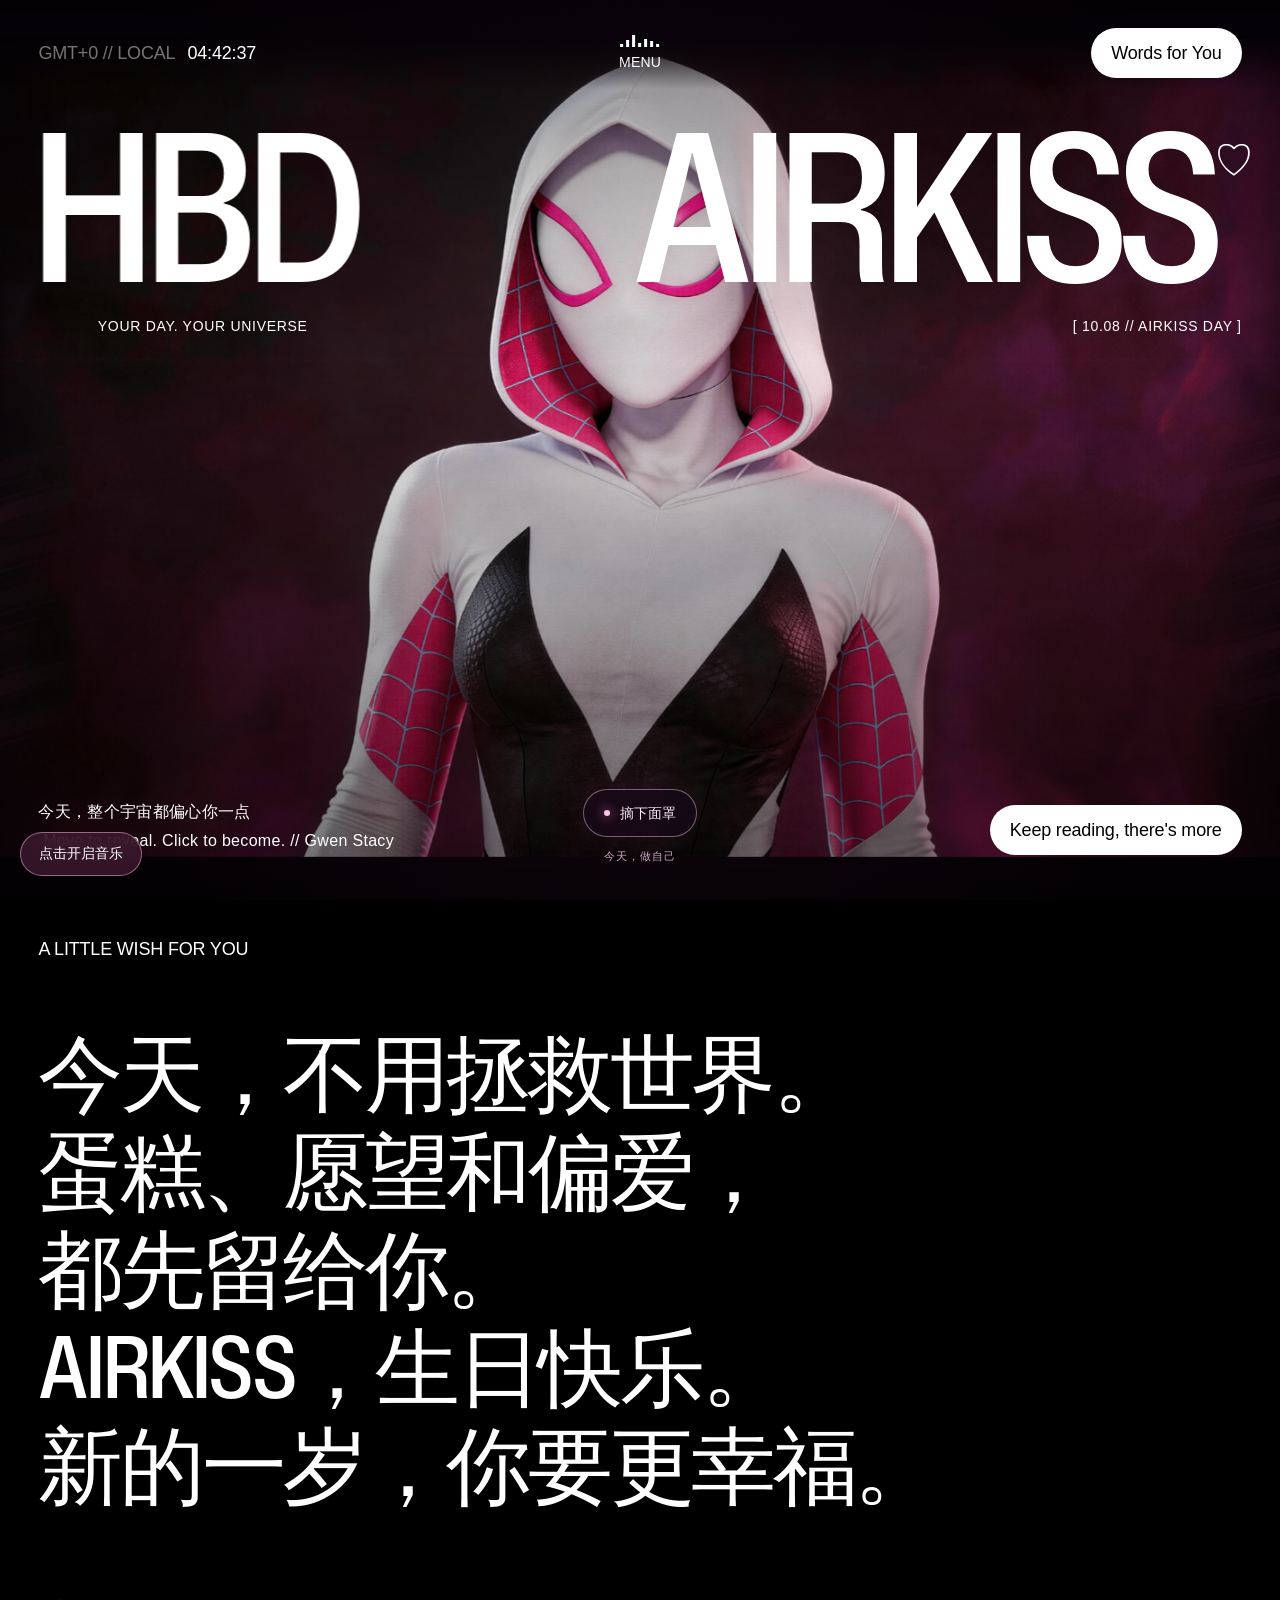
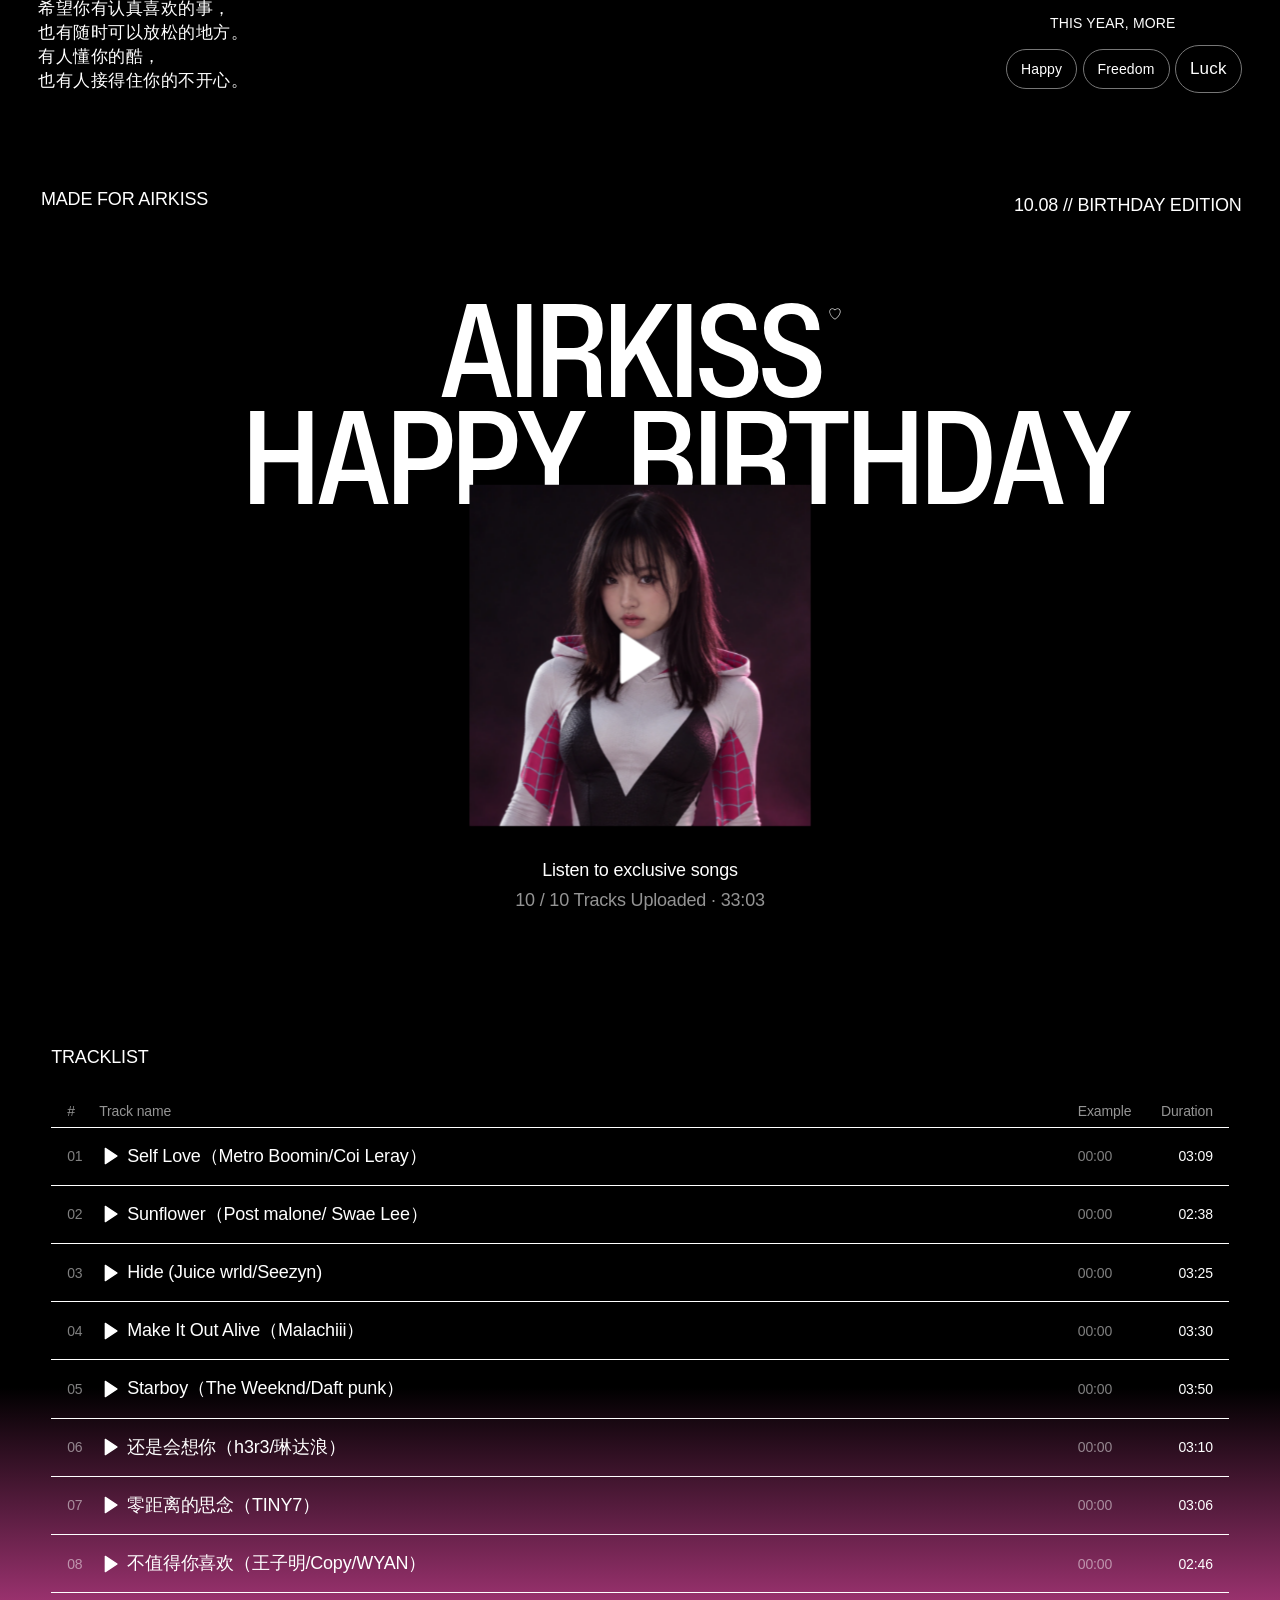
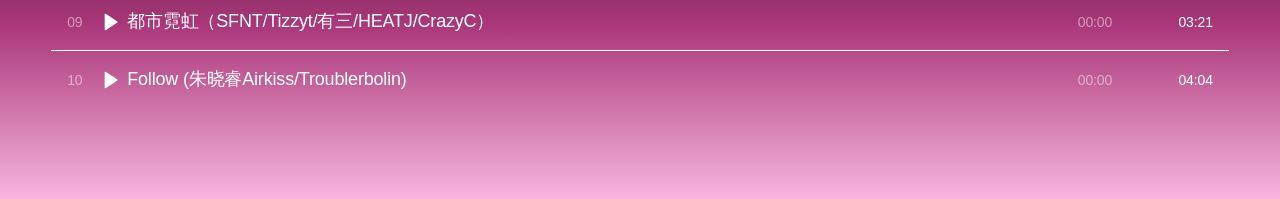
<file: index.html>
<!DOCTYPE html>
<html lang="zh-CN"><head>
<meta charset="utf-8">
<meta name="viewport" content="width=device-width, initial-scale=1">
<meta name="theme-color" content="#000000">
<meta name="description" content="Gwen Stacy. A pink-lit world of sound, motion and a hidden identity.">
<title>Gwen Stacy — Behind the Mask</title>


<style>
@font-face{font-family:MonaSemi;src:url('./base-font-0.woff2') format('woff2');font-weight:250;font-style:normal;font-display:swap}
@font-face{font-family:MonaSemi;src:url('./base-font-1.woff2') format('woff2');font-weight:400;font-style:normal;font-display:swap}
@font-face{font-family:MonaSemi;src:url('./base-font-2.woff2') format('woff2');font-weight:500;font-style:normal;font-display:swap}
@font-face{font-family:Mona;src:url('./base-font-3.woff2') format('woff2');font-weight:400;font-style:normal;font-display:swap}
:root{--orange:#ff630f;--grey:#949494;--pp:"PP Neue Montreal",Arial,sans-serif}
*{box-sizing:border-box}html{scroll-behavior:smooth}body{margin:0;background:#000;color:#fff;font-family:Mona,Arial,sans-serif}button,a{font:inherit}button{color:inherit;font-weight:400}a{color:inherit;text-decoration:none}button{cursor:pointer}button:disabled{cursor:default}button,a{-webkit-tap-highlight-color:transparent}button:focus-visible,a:focus-visible{outline:2px solid var(--orange);outline-offset:6px}::selection{background:var(--orange);color:#fff}h2,p{margin:0}section{scroll-margin-top:20px}.srOnly{position:absolute;width:1px;height:1px;padding:0;margin:-1px;overflow:hidden;clip-path:inset(50%);white-space:nowrap;border:0}.skipLink{position:fixed;z-index:10000;top:12px;left:12px;transform:translateY(-200%);background:#fff;color:#000;padding:12px 18px}.skipLink:focus{transform:none}
.pill{display:inline-flex;align-items:center;justify-content:center;background:#fff;color:#000;border:0;border-radius:999px;gap:10px;padding:16px 20px;font:400 18px/18px var(--pp);letter-spacing:-.18px;transition:.25s;white-space:nowrap}.pill:hover{background:var(--orange);color:#fff;transform:scale(1.04)}
.defaultCursor{position:fixed;left:0;top:0;z-index:9999;width:20px;height:20px;border:1px solid #fff;border-radius:50%;background:rgba(255,255,255,.5);opacity:0;pointer-events:none;transition:opacity .16s cubic-bezier(.44,0,.56,1)}.defaultCursor.visible{opacity:1}.defaultCursor.overAlbum{opacity:0}
@media(pointer:fine){html.hasCursor,html.hasCursor body,html.hasCursor body *{cursor:none!important}}
.hero{position:relative;min-height:min(900px,100svh);background:#000;overflow:hidden;--x:50%;--y:50%;--hero-scale:1;--hero-shift:0%}.hero::after{content:"";position:absolute;inset:0;background:linear-gradient(180deg,rgba(0,0,0,.5),transparent 35%,rgba(0,0,0,.5));pointer-events:none;z-index:1}.heroBackdrop,.heroShader{position:absolute;z-index:0;inset:0;width:100%;height:100%;transform:translate3d(0,var(--hero-shift),0) scale(var(--hero-scale));transform-origin:50% 50%;will-change:transform;pointer-events:none}.heroBackdrop{background:#080309}.heroShader{opacity:0;transition:opacity .45s}.heroShader.ready{opacity:1}.heroShader.ready~.cursorGlow{display:none}.cursorGlow{position:absolute;inset:0;mix-blend-mode:screen;filter:blur(9px);background:radial-gradient(circle 180px at var(--x) var(--y),rgba(255,99,15,.44),rgba(255,99,15,.08) 45%,transparent 73%);pointer-events:none}
.heroNav{position:absolute;z-index:6;top:28px;left:3%;right:3%;display:flex;justify-content:space-between;align-items:center;font:400 18px/18px var(--pp);letter-spacing:-.18px;animation:introFadeDown .5s cubic-bezier(.44,0,.56,1) both}.clock{display:flex;gap:12px;align-items:center}.clockLabel{color:#747474}.clock time{font-variant-numeric:tabular-nums}.menu{position:absolute;top:50%;left:50%;transform:translate(-50%,-50%);display:grid;place-items:center;gap:6px;background:none;border:0;padding:8px 16px}.equalizer{height:12px;display:flex;align-items:flex-end;gap:3px}.equalizer i{display:block;width:3px;height:var(--bar-height);background:#fff;transition:height .28s cubic-bezier(.22,1,.36,1)}.menu.open i{height:4px}.menu small{font:400 14px/18px var(--pp);letter-spacing:.14px}
.menuPanel{position:absolute;z-index:4;inset:0 0 auto;height:507px;display:flex;flex-direction:column;align-items:center;justify-content:flex-start;gap:48px;padding:105px 40px 80px;background:#000;opacity:0;visibility:hidden;pointer-events:none;transform:translateY(-24px);transition:opacity .42s cubic-bezier(.44,0,.56,1),transform .42s cubic-bezier(.44,0,.56,1),visibility 0s linear .42s}.menuPanel.open{opacity:1;visibility:visible;pointer-events:auto;transform:translateY(0);transition:opacity .42s cubic-bezier(.44,0,.56,1),transform .42s cubic-bezier(.44,0,.56,1),visibility 0s linear 0s}.rollingLink{display:flex;flex-shrink:0;font:500 96px/88px MonaSemi,sans-serif;letter-spacing:-3.84px;text-align:center}.rollingLetter{display:inline-block;height:88px;overflow:hidden}.rollingTrack{display:flex;flex-direction:column;height:176px;transform:translateY(0);transition:transform .5s cubic-bezier(.44,0,.56,1);transition-delay:var(--roll-delay)}.rollingTrack>span{display:block;height:88px;flex:0 0 88px;line-height:88px}.rollingLink:hover .rollingTrack,.rollingLink:focus-visible .rollingTrack{transform:translateY(-88px)}
.heroTitle{position:absolute;z-index:2;top:130px;left:3%;right:3%;display:block}.heroNameRow{display:flex;flex-direction:row;align-items:flex-start;justify-content:space-between;width:100%;height:168px}.heroNameRow>b,.heroTitle h1{font-family:MonaSemi,sans-serif;font-size:231px;line-height:.727;letter-spacing:-13.86px;color:#fff;margin:0;white-space:nowrap}.heroNameRow>b{font-weight:500;transform:translateX(calc(-.085em + 8px))}.heroTitle h1{position:relative;display:flex;align-items:flex-start;text-align:right}.heroTitle strong{font-weight:500}.derdan{font-weight:250}.heroTitle h1 sup{position:absolute;top:0;right:0;font:250 40px/normal MonaSemi,sans-serif;letter-spacing:-2.4px;animation:introFade .5s cubic-bezier(.44,0,.56,1) 1.48s both}.heroSubrow{display:flex;justify-content:space-between;align-items:center;width:100%;margin-top:28px;min-height:18px;font:400 14px/18px var(--pp);animation:introFade .5s cubic-bezier(.44,0,.56,1) 1.18s both}.heroSubrow small{font:inherit}.heroSubrow small:last-child{text-align:right}.animatedWord{display:inline-flex;font:inherit;letter-spacing:inherit}.letterMask{display:inline-block;overflow:visible;padding-bottom:.08em;margin-bottom:-.08em}.heroLetter{display:inline-block;font:inherit;letter-spacing:inherit;transform:translateY(130%);opacity:0;filter:blur(40px);will-change:transform,opacity,filter;animation:heroLetterIn .5s cubic-bezier(.44,0,.56,1) var(--letter-delay) both}
@keyframes heroLetterIn{from{opacity:0;transform:translateY(130%);filter:blur(40px)}to{opacity:1;transform:translateY(0);filter:blur(0)}}@keyframes introFadeDown{from{opacity:0;transform:translateY(-16px)}to{opacity:1;transform:translateY(0)}}@keyframes introFade{from{opacity:0}to{opacity:1}}@keyframes introRise{from{opacity:0;transform:translateY(56px)}to{opacity:1;transform:translateY(0)}}
.heroNotes{position:absolute;z-index:2;left:3%;bottom:40px;width:400px;max-width:calc(100vw - 6%);font:400 18px/1.2 var(--pp);letter-spacing:.02em;animation:introRise .5s cubic-bezier(.44,0,.56,1) 1.55s both}.heroNotes p{margin:0 0 8px}.heroCta{position:absolute;z-index:2;right:3%;bottom:34px;animation:introRise .5s cubic-bezier(.44,0,.56,1) 2.075s both}
.statement{overflow:clip;min-height:900px;padding:40px 3%;position:relative}.sectionKicker{font:400 18px/18px var(--pp);letter-spacing:-.18px}.statementText{position:relative;font-family:MonaSemi,sans-serif;font-weight:500;font-size:clamp(58px,6.65vw,96px);line-height:.92;letter-spacing:-.04em;margin-top:65px}.statementLineMask{display:block;overflow:hidden;color:#fff;cursor:crosshair;padding-bottom:.14em;margin-bottom:-.14em}.statementLineMask>span{display:block;transform:translateY(108%);opacity:.15;transition:transform .9s cubic-bezier(.22,1,.36,1) var(--line-delay),opacity .65s ease var(--line-delay)}.statement.visible .statementLineMask>span{transform:translateY(0);opacity:1}.statementHover{position:absolute;z-index:3;left:0;top:0;width:280px;opacity:0;transform:translate3d(var(--follow-x,68%),var(--follow-y,58%),0) translate(-45%,-38%);scale:.94;transition:scale .42s cubic-bezier(.22,1,.36,1);mix-blend-mode:difference;pointer-events:none;will-change:transform}.statementText:hover .statementHover{opacity:1;scale:1}.statementMeta{position:absolute;left:3%;right:3%;bottom:45px;display:flex;justify-content:space-between;align-items:end;color:var(--grey)}.statementMeta>*{font:400 18px/1.2 var(--pp);letter-spacing:.02em}.statementMeta div{text-align:right}.statementMeta small{display:block;font:inherit}.equipment{display:inline-block;border:1px solid #777;background:none;border-radius:99px;padding:10px 14px;margin-top:12px;color:var(--grey)}
.release{position:relative;height:900px;min-height:900px;padding:38px 3%;perspective:850px;overflow:hidden;isolation:isolate}.releaseTop{display:flex;justify-content:space-between;gap:20px;font:400 18px/18px var(--pp);letter-spacing:-.18px}.release h2{font:500 clamp(90px,12.5vw,180px)/.84 MonaSemi,sans-serif;text-align:center;letter-spacing:-.04em;margin:90px 0 0}.releaseTitleFirst{display:flex;align-items:flex-start;justify-content:center}.release h2 sup{font:14px Mona,Arial,sans-serif;position:static;margin:10px 0 0 8px;opacity:0;transition:opacity .5s cubic-bezier(.44,0,.56,1) 1.35s;letter-spacing:0}.release.visible h2 sup{opacity:1}.releaseTitleLine{display:block}.releaseLetterMask,.tourLetterMask{display:inline-block;overflow:visible}.releaseLetter{display:inline-block;font:inherit;letter-spacing:inherit;opacity:0;filter:blur(40px);transform:translateY(130%);will-change:transform,opacity,filter;transition:transform .5s cubic-bezier(.44,0,.56,1) var(--release-delay),opacity .5s cubic-bezier(.44,0,.56,1) var(--release-delay),filter .5s cubic-bezier(.44,0,.56,1) var(--release-delay)}.release.visible .releaseLetter{opacity:1;filter:blur(0);transform:translateY(0)}
.album{position:absolute;width:347px;height:347px;left:50%;top:401px;--rx:0deg;--ry:0deg;transform:translateX(-50%) rotateX(var(--rx)) rotateY(var(--ry)) scale(1.025);transition:transform .12s cubic-bezier(.22,.8,.3,1);transform-style:preserve-3d;mix-blend-mode:difference;background:none;border:0;padding:0;cursor:none;z-index:3}.album img{width:100%;height:100%;object-fit:contain;mix-blend-mode:normal}.playerIcon{position:absolute;inset:50% auto auto 50%;width:64px;height:64px;display:flex;align-items:center;justify-content:center;transform:translate(-50%,-50%)}.playGlyph{display:block;width:42px;height:52px;fill:white;stroke:white;stroke-width:4;stroke-linejoin:round}.pauseGlyph{display:flex;width:36px;height:52px;gap:8px}.pauseGlyph::before,.pauseGlyph::after{content:"";width:14px;height:52px;background:#fff;border-radius:2px}.albumCursor{position:absolute;z-index:20;width:100px;height:100px;padding:39px 19px;display:flex;flex-direction:column;align-items:center;justify-content:center;gap:10px;border:1px solid #fff;border-radius:50%;color:#fff;text-align:center;font:400 14px/12px var(--pp);letter-spacing:-.14px;opacity:0;transform:translate(-50%,-50%) scale(.68);transition:opacity .22s,transform .38s cubic-bezier(.22,1,.36,1);pointer-events:none}.albumCursor.visible{opacity:1;transform:translate(-50%,-50%) scale(1)}.albumCursor span{white-space:nowrap}.wave{position:absolute;z-index:1;left:0;right:0;top:623px;width:100%;height:90px;opacity:0;transition:.4s}.wave.visible{opacity:1}.releaseCaption{position:absolute;top:788px;left:0;right:0;text-align:center;color:#fff;font:400 18px/18px var(--pp);letter-spacing:-.18px}.releaseCaption span{display:block}.releaseCaption span+span{margin-top:12px;color:#949494}
.trackSection{min-height:830px;padding:40px 4%;background:linear-gradient(180deg,#000 0%,#000 48%,#ea4f16 78%,#f6af60 100%)}.trackHead,.track{display:grid;grid-template-columns:42px 38px 1fr 90px 70px;align-items:center}.trackHead{margin-top:35px;margin-bottom:6px;padding:0 16px;color:#949494;font:400 14px/20px var(--pp);letter-spacing:-.14px}.trackHead span:nth-child(2){grid-column:2/4}.trackHead span:last-child{text-align:right}.track{position:relative;min-height:54px;padding:16px;border-top:1px solid #fff;font-family:var(--pp);font-weight:400;isolation:isolate}.track>*{z-index:1}.track::before{content:"";position:absolute;z-index:2;inset:0;width:var(--progress,0);background:#fff;mix-blend-mode:difference;pointer-events:none}.trackIndex,.trackExample{color:rgba(255,255,255,.5);font:400 14px/20px var(--pp);letter-spacing:-.14px}.trackTitle{color:#fff;font:400 18px/18px var(--pp);letter-spacing:-.18px}.trackDuration{color:#fff;text-align:right;font:400 14px/20px var(--pp);letter-spacing:-.14px}.track button{width:24px;height:24px;display:flex;align-items:center;justify-content:center;border:0;background:none;padding:0}.track button:disabled{opacity:1}.track .playGlyph{width:14px;height:18px}.track .pauseGlyph{width:13px;height:18px;gap:3px}.track .pauseGlyph::before,.track .pauseGlyph::after{width:5px;height:18px}.trackBottom{display:flex;justify-content:space-between;align-items:center;margin-top:105px;gap:24px}.trackBottom>span{color:#fff;font:400 18px/18px var(--pp);letter-spacing:-.18px}.trackBottom .pill:hover{background:#fff;color:#000}
.trackSection .sectionKicker,.trackHead,.track,.trackBottom,.tour header>span,.dateHead,.date,.tour footer{opacity:0;transform:translateY(34px);transition:opacity .5s cubic-bezier(.44,0,.56,1),transform .5s cubic-bezier(.44,0,.56,1)}.trackHead{transition-delay:.08s}.track{transition-delay:var(--track-delay)}.trackBottom{transition-delay:1.5s}.trackSection.visible .sectionKicker,.trackSection.visible .trackHead,.trackSection.visible .track,.trackSection.visible .trackBottom,.tour.visible header>span,.tour.visible .dateHead,.tour.visible .date,.tour.visible footer{opacity:1;transform:translateY(0)}
.tour{padding:40px 3% 0;height:900px;min-height:900px}.tour header{display:flex;justify-content:space-between;align-items:start;gap:24px}.tour h2{font:500 clamp(52px,6vw,86px)/1 MonaSemi,sans-serif;letter-spacing:-.045em;margin:0}.tour em{font-style:normal;color:var(--orange)}.tour header>span{font:400 18px/18px var(--pp);letter-spacing:-.18px;white-space:nowrap;transition-delay:.08s}.tourTitlePart{display:inline}.tourLetter{display:inline-block;opacity:0;filter:blur(40px);transform:translateY(130%);will-change:transform,opacity,filter;transition:transform .5s cubic-bezier(.44,0,.56,1) var(--tour-letter-delay),opacity .5s cubic-bezier(.44,0,.56,1) var(--tour-letter-delay),filter .5s cubic-bezier(.44,0,.56,1) var(--tour-letter-delay)}.tour.visible .tourLetter{opacity:1;filter:blur(0);transform:translateY(0)}.dateHead,.date{display:grid;grid-template-columns:1.1fr 1.4fr 2.8fr 1.1fr 140px;align-items:center;column-gap:12px}.dateHead{margin-top:85px;padding:12px 0;color:#949494;font:400 14px/20px var(--pp);transition-delay:.1s}.date{position:relative;border-top:1px solid #fff;padding:16px 0;font-family:var(--pp);transition-delay:var(--delay)}.date>span{font:400 18px/20px var(--pp);letter-spacing:-.18px;color:#fff}.date>span:first-child{font-weight:500}.date.soldOut>span:nth-child(4){color:rgba(255,255,255,.5)}.date button{justify-self:end;background:var(--orange);border:0;border-radius:99px;padding:16px 20px;white-space:nowrap;color:#fff;font:400 18px/18px var(--pp);letter-spacing:-.18px;transition:background-color .3s cubic-bezier(.44,0,.56,1),color .3s cubic-bezier(.44,0,.56,1)}.date button:not(.sold):hover{background:#fff;color:#000}.date button.sold{background:transparent;border:1px solid rgba(255,255,255,.5);color:rgba(255,255,255,.5);padding:12px 24px}.dateHoverImage{position:absolute;z-index:4;left:62%;top:50%;width:180px;height:180px;opacity:0;transform:translate(-50%,-44%) scale(.96);filter:blur(8px);pointer-events:none;transition:opacity .42s cubic-bezier(.44,0,.56,1),transform .42s cubic-bezier(.44,0,.56,1),filter .42s cubic-bezier(.44,0,.56,1)}.dateHoverImage img{display:block;width:100%;height:100%;object-fit:cover}.date:hover,.date:focus-within{z-index:5}.date:hover .dateHoverImage,.date:focus-within .dateHoverImage{opacity:1;transform:translate(-50%,-50%) scale(1);filter:blur(0)}.tour footer{display:flex;justify-content:space-between;gap:24px;margin-top:75px;padding-bottom:24px;color:rgba(255,255,255,.5);font:400 18px/18px var(--pp);letter-spacing:-.18px;transition-delay:1.2s}
.notice{position:fixed;z-index:100;bottom:24px;left:50%;transform:translate(-50%,20px);width:max-content;max-width:calc(100% - 32px);padding:16px 22px;border:1px solid #555;border-radius:12px;background:#171717;color:#fff;font:400 16px/1.4 var(--pp);opacity:0;visibility:hidden;pointer-events:none;transition:.25s}.notice.show{transform:translate(-50%,0);opacity:1;visibility:visible}
@media(min-width:1201px) and (max-width:1390px){.heroNameRow>b,.heroTitle h1{font-size:16.6vw;letter-spacing:-.06em}}
@media(max-width:1200px){.heroNameRow>b,.heroTitle h1{font-size:clamp(112px,16vw,190px);letter-spacing:-.06em}.heroTitle h1 sup{font-size:32px}}
@media(max-width:900px){.hero{min-height:760px}.statement{min-height:800px}.statementMeta{position:static;margin-top:80px;gap:30px}.release{height:680px;min-height:680px}.album{width:278px;height:278px;top:250px}.wave{top:403px}.releaseCaption{top:568px}.trackSection{min-height:780px}.tour{height:auto;min-height:780px}.dateHead{display:none}.date{grid-template-columns:1fr 1fr;gap:8px;padding:18px 0}.date>span:nth-child(3){grid-column:1/2}.date button{grid-column:2;grid-row:2/4}.dateHoverImage{display:none}.tour header{display:block;margin-bottom:40px}.tour header>span{display:block;margin-top:10px}.tour footer{gap:30px}.clock{flex-direction:column;gap:5px;align-items:flex-start}.heroNameRow{height:auto;min-height:80px}.statementText{font-size:clamp(43px,6.65vw,60px)}}
@media(max-width:700px){.heroTitle{top:110px}.heroNameRow>b,.heroTitle h1{font-size:clamp(62px,17vw,112px)}.heroTitle h1 sup{font-size:20px;letter-spacing:-1.2px}.heroSubrow{margin-top:18px;font-size:9px}.menuPanel{height:430px;padding-top:100px;gap:28px}.rollingLink{font-size:64px;line-height:64px;letter-spacing:-2.56px}.rollingLetter{height:64px}.rollingTrack{height:128px}.rollingTrack>span{height:64px;flex-basis:64px;line-height:64px}.rollingLink:hover .rollingTrack,.rollingLink:focus-visible .rollingTrack{transform:translateY(-64px)}}
@media(max-width:560px){.heroNotes{bottom:100px}.heroCta{left:3%;right:auto}.statement{padding-top:30px;min-height:760px}.statementText{font-size:43px;line-height:.95}.statementMeta{display:block}.statementMeta div{text-align:left;margin-top:30px}.release{height:590px;min-height:590px}.releaseTop span:last-child{display:none}.release h2{font-size:66px;margin-top:90px}.album{width:208px;height:208px;top:230px}.wave{top:313px}.releaseCaption{top:478px}.trackSection{padding-left:0;padding-right:0}.trackSection>.sectionKicker,.trackBottom{margin-left:3%;margin-right:3%}.trackHead{display:none}.track{grid-template-columns:28px 26px 1fr 42px;padding:13px 10px}.track span:nth-last-child(2){display:none}.track span:last-child{text-align:right}.trackBottom{margin-top:70px}.tour h2{font-size:48px}.date{grid-template-columns:1fr 1fr}.tour footer{display:block;line-height:1.5}.tour footer span:last-child{display:block;margin-top:24px}.heroNav{font-size:12px;line-height:16px}.heroNav .pill{font-size:14px;padding:13px 16px}.heroNameRow>b,.heroTitle h1{font-size:16.3vw}.heroNameRow{min-height:0}.heroSubrow{gap:12px}.heroNotes{font-size:16px;max-width:90%}.trackTitle{font-size:16px;line-height:20px}.trackBottom>span{font-size:14px;line-height:18px}.trackBottom .pill{font-size:16px;padding:14px 16px}.equipment{padding:10px 12px;font-size:16px}}
@media(max-width:360px){.release h2{font-size:59px}.statementText{font-size:39px}.date>span{font-size:16px}.equipment{font-size:14px}}
@media(pointer:coarse){.cursorGlow,.statementHover,.albumCursor,.defaultCursor{display:none}.album{cursor:pointer}html,body,body *{cursor:auto}}
@media(prefers-reduced-motion:reduce){*{scroll-behavior:auto!important;animation:none!important;transition:none!important}.heroLetter,.releaseLetter,.tourLetter,.statementLineMask>span,.trackSection .sectionKicker,.trackHead,.track,.trackBottom,.tour header>span,.dateHead,.date,.tour footer{opacity:1!important;transform:none!important;filter:none!important}.release h2 sup{opacity:1}.heroBackdrop,.heroShader{will-change:auto}.heroShader,.cursorGlow,.statementHover{display:none}.rollingLink:hover .rollingTrack,.rollingLink:focus-visible .rollingTrack{transform:none}.album{transform:translateX(-50%) scale(1.025)}}
/* Gwen extension: the original editorial layout is retained. */
:root{--orange:#f04eac;--accent:#f04eac;--soft-pink:#f8c5e5}
.hero{background:#080309}.heroBackdrop{background:#080309 center/cover no-repeat}.heroShader{display:none}.gwenCanvas{position:absolute;inset:0;width:100%;height:100%;z-index:0;pointer-events:none;transform:translate3d(0,var(--hero-shift),0) scale(var(--hero-scale));transform-origin:center;will-change:transform}.cursorGlow{display:none!important}
.hero::after{background:linear-gradient(180deg,rgba(0,0,0,.35),transparent 40%,rgba(0,0,0,.56));z-index:1}.heroNameRow>b,.heroTitle h1{font-size:clamp(84px,16vw,231px)}.heroTitle strong{font-weight:500}.heroTitle h1 .derdan{font-weight:250}.heroSubrow{letter-spacing:.05em}.heroNotes{max-width:30%;font-size:16px;line-height:1.35}.heroTitle{pointer-events:none}.heroTitle [contenteditable=true]{pointer-events:auto}.heroControls{position:absolute;z-index:3;bottom:36px;left:50%;transform:translateX(-50%);display:grid;justify-items:center;gap:12px}.identityToggle{display:flex;gap:10px;align-items:center;border:1px solid #f7c8e773;border-radius:99px;background:#1b091e99;backdrop-filter:blur(14px);padding:13px 20px;color:#fceaf6;font:400 14px/20px var(--pp);box-shadow:0 0 30px #ee63ba14;transition:.25s;white-space:nowrap}.identityToggle:hover{background:#ed4fa7;color:#fff;border-color:#ed4fa7}.identityToggle .identityDot{height:6px;width:6px;border-radius:50%;background:var(--soft-pink);box-shadow:0 0 12px #ff8ad0}.identityToggle[aria-pressed=true] .identityDot{background:#8cffe0;box-shadow:0 0 12px #8cffe0}.identityHint{font:11px/1.4 var(--pp);letter-spacing:.1em;color:#d0a9c3;white-space:nowrap}.heroCta{bottom:45px}.statementHover{width:240px;max-height:300px;object-fit:cover;object-position:50% 34%;mix-blend-mode:normal;border-radius:2px;box-shadow:0 16px 90px #ed4fa73d}.trackSection{background:linear-gradient(180deg,#000 0%,#000 48%,#b62776 78%,#f7b5df 100%)}.album{mix-blend-mode:normal}.album img{object-fit:cover;object-position:50% 25%}.release h2{position:relative;z-index:0}.albumCursor{background:#180b1b60;backdrop-filter:blur(6px)}.heroNameRow{gap:24px}.heroTitle h1{max-width:85%}.tour footer{font-size:14px;line-height:1.4}
.editLauncher{position:fixed;right:18px;bottom:18px;z-index:60;display:flex;align-items:center;gap:9px;background:#171218e6;backdrop-filter:blur(20px);border:1px solid #ffffff36;border-radius:99px;padding:12px 18px;color:#f7e5f0;font:13px/20px var(--pp);box-shadow:0 6px 26px #0005}.editLauncher:hover{border-color:var(--accent)}.editLauncher svg{height:15px;width:15px}.editorDrawer{position:fixed;inset:0 0 0 auto;width:410px;max-width:100%;z-index:80;background:#111013f5;backdrop-filter:blur(26px);border-left:1px solid #ffffff1a;display:flex;flex-direction:column;transform:translateX(102%);visibility:hidden;transition:transform .3s,visibility .3s;color:#eee;font:13px/1.5 Arial,sans-serif;box-shadow:-20px 0 90px #0006}.editorDrawer.open{transform:none;visibility:visible}.editorHead{padding:23px 22px 18px;border-bottom:1px solid #ffffff16;display:flex;justify-content:space-between;gap:10px;align-items:flex-start}.editorHead strong{display:block;font-size:18px;font-weight:500;letter-spacing:.01em}.editorHead small{color:#aa94a4;display:block;margin-top:4px}.editorDrawer button,.editorDrawer input,.editorDrawer select,.editorDrawer textarea{font:inherit;color:inherit}.editorDrawer button{border:1px solid #ffffff28;border-radius:8px;background:#27222a;padding:9px 12px;transition:background .15s}.editorDrawer button:hover{background:#42313e}.editorClose{line-height:20px!important;font-size:22px!important;padding:0 8px!important;background:none!important;border:0!important}.editorTabs{display:flex;padding:12px 18px;gap:6px;border-bottom:1px solid #ffffff16}.editorTabs button{flex:1;background:transparent;border-color:transparent}.editorTabs button[aria-selected=true]{background:#f04eac20;color:#ffbfe4;border-color:#f04eac50}.editorScroll{overflow:auto;overscroll-behavior:contain;padding:20px 22px;flex:1;scrollbar-width:thin;scrollbar-color:#624454 transparent}.editorPage[hidden]{display:none}.editorHelp{margin:0 0 18px;font-size:12px;line-height:1.65;color:#ae9fa9}.editorDrawer label{display:block;margin:0 0 15px;color:#d9cbd5}.editorDrawer label>span{display:flex;justify-content:space-between;gap:10px;margin-bottom:7px}.editorDrawer input:not([type=range]):not([type=checkbox]):not([type=color]),.editorDrawer select,.editorDrawer textarea{background:#080709;border:1px solid #ffffff25;border-radius:7px;padding:10px;width:100%;outline:none;color:#f1eaf0}.editorDrawer textarea{resize:vertical;min-height:54px}.editorDrawer input:focus,.editorDrawer select:focus,.editorDrawer textarea:focus{border-color:#f04eac!important;outline:1px solid #f04eac55}.editorDrawer input[type=range]{width:100%;accent-color:#f04eac;cursor:ew-resize!important}.editorDrawer input[type=color]{width:100%;height:37px;border:0;padding:0;background:none}.editorDrawer option{background:#111}.editorFoot{padding:14px 18px 18px;border-top:1px solid #ffffff16;background:#141116;display:grid;gap:9px}.editorActions{display:flex;gap:8px}.editorActions button{flex:1;font-size:12px}.editorActions .primary{background:#f2c6e0;color:#20101b;border-color:transparent}.editorSaveState{font:11px/1.5 Arial,sans-serif;color:#b5a5af;min-height:17px}.imageSlot{border:1px solid #ffffff1b;padding:12px;border-radius:10px;margin-bottom:16px;background:#1c171e}.imageSlot strong{font-size:13px;font-weight:500;display:block;margin-bottom:9px}.imageSlot img{width:62px;height:70px;object-fit:cover;border-radius:6px;float:left;margin:0 12px 8px 0;background:#000}.imageSlot p{font-size:11px;line-height:1.6;color:#ac9ca6;margin-bottom:10px}.imageSlot input{font-size:11px!important;clear:both}.imageSlot::after{content:'';display:block;clear:both}.editorDivider{height:1px;background:#ffffff1a;margin:24px 0}.editorSubhead{font-size:12px;letter-spacing:.06em;font-weight:500;color:#f2b6d8;margin:0 0 16px}.inlineOption{display:flex!important;align-items:center;gap:9px}.inlineOption input{accent-color:#f04eac}.inlineOption span{margin:0!important}.editorLink{color:#dcb0cd;text-decoration:underline;font-size:11px}.editorDrawer details{border-bottom:1px solid #ffffff15;margin-bottom:15px;padding-bottom:10px}.editorDrawer summary{padding:4px 0 10px;color:#bda1b3;cursor:pointer}.editMode [data-edit-key]{outline:1px dashed #ed62b860;outline-offset:4px;cursor:text!important;min-width:10px}.editMode [data-edit-key]:focus{outline:2px solid #ffb2e3;background:#ff79c91c}.editMode .heroTitle{pointer-events:auto}.editMode .heroLetter,.editMode .releaseLetter,.editMode .tourLetter{animation:none;transition:none;opacity:1;transform:none;filter:none}.editMode .statementLineMask{overflow:visible}.editMode .defaultCursor{display:none}html.editMode,html.editMode body,html.editMode body *{cursor:auto!important}.editMode [contenteditable=true]{cursor:text!important}.imageSlot button{font-size:11px;margin-bottom:5px}.editorConfirm{border:1px solid #e95ba666;border-radius:8px;background:#ed4fa717;padding:12px;margin-bottom:12px}.editorConfirm p{font-size:12px;margin-bottom:10px}.editorConfirm[hidden]{display:none}.editorDrawer code{font-size:11px;color:#f7c5e0}.editorDrawer output{color:#f6b6da;font-variant-numeric:tabular-nums}.heroLoading{position:absolute;z-index:1;left:50%;top:64%;transform:translateX(-50%);font:12px var(--pp);letter-spacing:.1em;color:#ecc4df}.heroLoading[hidden]{display:none}
@media(max-width:900px){.heroNotes{max-width:42%}.heroControls{bottom:130px}.heroTitle h1,.heroNameRow>b{font-size:16vw}.heroCta{bottom:42px}.heroSubrow{font-size:11px}.heroNameRow{gap:10px}}
@media(max-width:560px){.hero{min-height:780px}.heroTitle h1,.heroNameRow>b{font-size:16.2vw}.heroSubrow{font-size:8px;letter-spacing:0}.heroNotes{max-width:94%;bottom:145px;font-size:13px;width:330px}.heroControls{bottom:52px;left:3%;transform:none;align-items:start;justify-items:start;gap:7px}.heroCta{bottom:56px;left:auto;right:3%}.heroCta .pill{font-size:13px;padding:13px 15px}.identityToggle{font-size:12px;padding:11px 15px}.identityHint{font-size:8px;letter-spacing:.02em}.editLauncher{font-size:11px;right:10px;bottom:10px;padding:8px 12px}.statementHover{width:160px}.editorDrawer{width:100%}.heroTitle h1 sup{font-size:16px}.heroControls{max-width:55%}}
.statementMeta p,.heroNotes p,.albumCursor>span{white-space:pre-line}
html.hasCursor body .editorDrawer,html.hasCursor body .editorDrawer *{cursor:auto!important}
.defaultCursor.overEditor{opacity:0!important}
@media(prefers-reduced-motion:reduce){.gwenCanvas{will-change:auto;transform:none}}

/* Keep the translucent portrait behind the readable statement. */
.statementText{isolation:isolate}.statementLines{position:relative;z-index:2}.statementHover{z-index:1;width:280px;height:310px;max-height:none;object-fit:cover;object-position:50% 40%;filter:saturate(.85);box-shadow:0 12px 65px #ed4fa71f;transition:opacity .25s,scale .42s}.statementText:hover .statementHover{opacity:.38}
@media(max-width:560px){.statementHover{width:170px;height:200px}}

/* Responsive birthday edition: layouts follow available CSS pixels, not device names. */
html,body{max-width:100%;overflow-x:clip}.hero{min-height:760px;height:100svh;max-height:1100px}.heroNameRow{height:auto;min-height:0}.heroTitle h1{max-width:80%;min-width:0}.heroSubrow{margin-top:35px}.statement{min-height:0;padding-bottom:65px}.statementText{line-height:1.15;overflow-wrap:anywhere}.statementLineMask{overflow:visible}.statementMeta{position:relative;left:auto;right:auto;bottom:auto;margin-top:85px;gap:30px}.release h2{font-size:clamp(44px,10vw,156px);overflow-wrap:anywhere}.releaseTitleLine{white-space:normal}.release{height:auto;min-height:850px;padding-bottom:80px}.release h2{margin-top:80px}.album{position:relative;left:50%;top:auto;margin-top:-20px;display:block;width:clamp(220px,26vw,360px);height:auto;aspect-ratio:1}.releaseCaption{position:relative;top:auto;left:auto;transform:none;margin-top:35px;text-align:center}.wave{display:none}.trackSection{min-height:0;padding-bottom:90px}.trackTitle{line-height:1.4;overflow-wrap:anywhere;min-width:0}.track button:disabled{opacity:.3}.trackHead,.track{grid-template-columns:32px 28px minmax(0,1fr) 75px 60px}.trackBottom{display:none}.heroTitle h1 sup{right:-.25em}.editorTabs{gap:0;padding:10px 8px}.editorTabs button{padding:8px 4px;font-size:12px}.type-selected{outline:2px solid #f04eac!important;outline-offset:4px}.dragTextMode [data-edit-key]{touch-action:none;cursor:move!important;outline:1px dashed #ed62b860;pointer-events:auto!important}.dragTextMode .heroTitle{pointer-events:auto}.dragTextMode .defaultCursor{display:none}.dragTextMode .heroLetter{animation:none;opacity:1;filter:none;transform:none}.imageSlot input[type=file]{max-width:100%}.editorDrawer{height:100dvh;padding-bottom:env(safe-area-inset-bottom)}.editorScroll{min-height:0}.editorHelp{overflow-wrap:anywhere}.album img{height:100%;width:100%}.editorPage button{cursor:pointer!important}.editorDrawer [hidden]{display:none!important}
@media(min-width:601px) and (max-width:1100px){.hero{height:90svh;min-height:780px}.heroTitle{top:145px}.heroSubrow{font-size:11px;gap:20px}.heroNotes{max-width:44%;bottom:45px}.heroControls{bottom:145px}.statementText{font-size:clamp(36px,5.8vw,64px)}.statementMeta{flex-wrap:wrap}.release{min-height:720px}.release h2{font-size:9vw}.album{width:32vw;margin-top:25px}.heroNav .pill{font-size:14px}}
@media(max-width:600px){.hero{height:100svh;min-height:760px;max-height:none}.heroNav{top:max(20px,env(safe-area-inset-top));left:5%;right:5%;font-size:10px}.heroNav .pill{font-size:11px;padding:10px 12px;max-width:33vw;white-space:normal;text-align:center}.clockLabel{font-size:9px}.menu small{font-size:10px}.heroTitle{left:5%;right:5%;top:125px}.heroNameRow{gap:10px}.heroNameRow>b,.heroTitle h1{font-size:14vw;letter-spacing:-.055em}.heroTitle h1{max-width:78%}.heroTitle h1 sup{font-size:13px}.heroSubrow{margin-top:22px;display:block;font-size:9px;line-height:1.6}.heroSubrow small{display:block;white-space:normal!important}.heroSubrow small:last-child{text-align:right;margin-top:7px}.heroNotes{left:5%;bottom:170px;max-width:90%;width:auto;font-size:13px;line-height:1.55}.heroControls{bottom:90px;left:5%;max-width:90%}.heroCta{bottom:30px;right:5%;left:auto}.heroCta .pill{font-size:12px;padding:12px 16px}.statement{padding:35px 5% 55px;min-height:0}.sectionKicker{font-size:13px;line-height:1.5}.statementText{font-size:clamp(24px,5.8vw,36px);line-height:1.4;margin-top:42px;letter-spacing:-.03em}.statementMeta{margin-top:50px;display:block}.statementMeta>*{font-size:14px;line-height:1.8}.statementMeta div{text-align:left;margin-top:28px}.equipment{font-size:13px;padding:8px 12px}.release{min-height:0;padding:35px 5% 65px}.releaseTop{font-size:11px;line-height:1.5}.releaseTop span:last-child{display:block;text-align:right}.release h2{font-size:clamp(30px,8vw,48px);line-height:1.05;margin-top:55px}.release h2 sup{font-size:12px;margin-left:3px}.album{width:65vw;max-width:300px;margin-top:30px}.releaseCaption{margin-top:28px;font-size:13px;line-height:1.6}.trackSection{padding:35px 5% 70px}.trackSection>.sectionKicker{margin:0 0 25px}.trackHead{display:none}.track{grid-template-columns:24px 26px minmax(0,1fr) 42px;gap:8px;padding:16px 0}.trackTitle{font-size:14px;line-height:1.5}.trackExample{display:none}.trackIndex,.trackDuration{font-size:11px}.editorDrawer{width:min(410px,100%)}.editLauncher{bottom:max(10px,env(safe-area-inset-bottom));font-size:11px}.heroSubrow small:first-child{white-space:pre-line;overflow-wrap:anywhere}.rollingLink{font-size:clamp(20px,5vw,32px);letter-spacing:-.02em}.menuPanel{gap:15px;height:360px}.identityHint{white-space:normal}}


.albumCursor{display:none!important}.albumFlow{position:absolute;inset:0;pointer-events:none;z-index:2;overflow:hidden;mix-blend-mode:screen;opacity:0}.albumFlow i{position:absolute;width:160px;height:160px;border-radius:50%;transform:translate(-50%,-50%);background:radial-gradient(circle,#ffc6ec 0%,#f04eac 25%,#dc298544 50%,transparent 72%);filter:blur(12px);opacity:var(--fade)}.playerIcon{z-index:3;pointer-events:none}.musicStart{position:fixed;bottom:24px;left:20px;z-index:65;border:1px solid #f8b9df80;border-radius:30px;background:#39182cdd;color:#fff;padding:12px 18px;font:14px Arial;backdrop-filter:blur(12px)}.musicStart[hidden]{display:none}.editorActions{flex-wrap:wrap}@media(prefers-reduced-motion:reduce){.albumFlow{display:none}}

.editLauncher,.editorDrawer{display:none!important}
</style>
<link rel="icon" href="data:image/svg+xml,%3Csvg%20xmlns%3D%22http%3A%2F%2Fwww.w3.org%2F2000%2Fsvg%22%20viewBox%3D%220%200%2064%2064%22%3E%3Crect%20width%3D%2264%22%20height%3D%2264%22%20rx%3D%2214%22%20fill%3D%22%23160912%22%2F%3E%3Ctext%20x%3D%2232%22%20y%3D%2245%22%20text-anchor%3D%22middle%22%20font-size%3D%2242%22%20fill%3D%22%23f04eac%22%3E%E2%99%A1%3C%2Ftext%3E%3C%2Fsvg%3E">
</head>
<body>
<a class="skipLink" href="#statement">Skip to content</a>
<main>
<section class="hero" aria-label="Gwen Stacy">
 <div class="heroBackdrop" aria-hidden="true"></div><canvas class="heroShader" aria-hidden="true"></canvas><div class="cursorGlow" aria-hidden="true"></div>
<canvas class="gwenCanvas" aria-hidden="true"></canvas>
<div class="heroLoading" role="status">LOADING IDENTITY…</div>
<div class="heroControls"><button class="identityToggle" type="button" aria-label="摘下面罩" aria-pressed="false"><span class="identityDot" aria-hidden="true"></span><span class="identityText">摘下面罩</span></button><span class="identityHint">移动鼠标探索 · 点击人物切换身份</span></div>

 <nav class="heroNav" aria-label="Main navigation">
  <div class="clock"><span class="clockLabel">GMT // LOCAL</span><time>00:00:00</time></div>
  <button class="menu" type="button" aria-expanded="false" aria-controls="menu-panel" aria-label="Open menu"><span class="equalizer" aria-hidden="true"></span><small>MENU</small></button>
  <a class="pill" href="#tour">Buy tickets</a>
 </nav>
 <nav class="menuPanel" id="menu-panel" aria-label="Sections" inert=""></nav>
 <header class="heroTitle"><div class="heroNameRow"><b data-hero=".38">SG</b><h1 aria-label="Gwen Stacy"><strong data-hero=".58">Gwen</strong><span class="derdan" data-hero=".88">Stacy</span><sup aria-hidden="true">®</sup></h1></div><div class="heroSubrow"><small>ONE GIRL. TWO IDENTITIES.</small><small>[ EARTH-65 // GHOST-SPIDER ]</small></div></header>
 <div class="heroNotes"><p>• Somewhere between the city lights and the person behind the mask.</p><p>• Move to reveal. Click to become. // Gwen Stacy</p></div>
 <div class="heroCta"><a class="pill" href="#tour">See schedule</a></div>
</section>
<section class="statement" id="statement" aria-labelledby="statement-heading">
 <h2 class="sectionKicker" id="statement-heading">// Artist Statement</h2>
 <div class="statementText"><div class="statementLines"></div><img class="statementHover" src="[data-uri]" alt="" loading="lazy" aria-hidden="true"></div>
 <div class="statementMeta"><p>A different world after midnight.<br>A familiar face behind the mask.<br>Every movement leaves a trace.<br>Every story has another side.</p><div><small>THE OTHER SIDE</small><span class="equipment">Earth-65</span> <span class="equipment">Ghost-Spider</span> <span class="equipment">Gwen Stacy</span></div></div>
</section>
<section class="release" id="release" aria-labelledby="release-heading">
 <div class="releaseTop"><span>// Latest Release &amp; Set Showcase</span><span>RELEASING MAY ’25 // VINYL &amp; DIGITAL</span></div>
 <h2 id="release-heading" aria-label="Gridlock Hypnotics, LP"><span class="releaseTitleFirst"><span data-release="0">GRIDLOCK</span><sup>[LP]</sup></span><span class="releaseTitleLine" data-release="8">HYPNOTICS</span></h2>
 <canvas class="wave" aria-hidden="true"></canvas>
 <button class="album" type="button" aria-label="Play main theme" aria-pressed="false"><img src="[data-uri]" alt="Gridlock Hypnotics album cover" loading="lazy" width="347" height="347"><span class="playerIcon" aria-hidden="true"></span></button>
 <div class="albumCursor" aria-hidden="true"><span>Listen to<br>an excerpt</span></div>
 <p class="releaseCaption"><span>Listen to Promotional Mix</span><span>10 Tracks // 66 Mins Running Time</span></p>
</section>
<section class="trackSection" aria-labelledby="track-heading"><h2 class="sectionKicker" id="track-heading">TRACKLIST</h2><div class="trackHead" aria-hidden="true"><span>#</span><span>Track name</span><span>Example</span><span>Duration</span></div><div class="tracks" role="list" aria-label="Album tracks"></div><div class="trackBottom"><span>HEAR IT LIVE – SUMMER TOUR ’26</span><a class="pill" href="#tour">View Schedule</a></div></section>

</main>


<div class="defaultCursor" aria-hidden="true"></div><div class="notice" role="status" aria-live="polite"></div>
<noscript><p style="padding:24px;font:18px Arial">Enable JavaScript to view the tracklist and tour dates and use the audio players.</p><style>.statementLineMask>span,.release h2 sup{opacity:1;transform:none}.album,.menu{display:none}</style></noscript>
<script id="gwen-data" type="application/json">{"version":1,"projectId":"airkiss-public-final","assets":{"masked":"./masked-7ad305d517829636.webp","face":"./face-792b104ea5c00584.webp","complete":"./face-792b104ea5c00584.webp","hover":"./masked-7ad305d517829636.webp","album":"./face-792b104ea5c00584.webp"},"texts":{"hero-0":"MENU","hero-1":"Words for You","hero-2":"A LITTLE WISH FOR YOU","hero-3":"MADE FOR AIRKISS","hero-5":"HBD","hero-6":"AIRKISS ","hero-7":"\n","hero-8":"     ♡","hero-9":"             YOUR DAY. YOUR UNIVERSE","hero-10":"[ 10.08 // AIRKISS DAY ]","hero-11":"今天，整个宇宙都偏心你一点","hero-12":" Move to reveal. Click to become. // Gwen Stacy","hero-13":"Keep reading, there's more","statement-0":"A LITTLE WISH FOR YOU","statement-1":"今天，不用拯救世界。","statement-2":"蛋糕、愿望和偏爱，","statement-3":"都先留给你。","statement-4":"AIRKISS，生日快乐。","statement-5":"新的一岁，你要更幸福。","statement-6":"希望你有认真喜欢的事，\n也有随时可以放松的地方。\n有人懂你的酷，\n也有人接得住你的不开心。","statement-7":"THIS YEAR, MORE          ","statement-8":"Happy","statement-9":"Freedom","statement-10":"Luck","release-0":"MADE FOR AIRKISS","release-1":"10.08 // BIRTHDAY EDITION","release-2":"AIRKISS","release-3":"♡","release-4":"     HAPPY  BIRTHDAY ","release-6":"Listen to exclusive songs","tracks-6":"Self Love（Metro Boomin/Coi Leray）","tracks-10":"Sunflower（Post malone/ Swae Lee）","tracks-14":"Hide (Juice wrld/Seezyn)","tracks-18":"Make It Out Alive（Malachiii）","tracks-19":"O00:42","tracks-22":"Starboy（The Weeknd/Daft punk）\n","tracks-26":"还是会想你（h3r3/琳达浪）","tracks-30":"零距离的思念（TINY7）","tracks-34":"不值得你喜欢（王子明/Copy/WYAN）","tracks-38":"都市霓虹（SFNT/Tizzyt/有三/HEATJ/CrazyC）","tracks-42":"Follow (朱晓睿Airkiss/Troublerbolin)","identity-0":"今天，做自己"},"ticketLinks":[],"settings":{"pageTitle":"Gwen Stacy — Behind the Mask","description":"Gwen Stacy. A pink-lit world of sound, motion and a hidden identity.","accent":"#f04eac","unmaskText":"摘下面罩","remaskText":"戴回面罩","faceMode":"complete","portraitScale":0.95,"portraitX":0,"portraitY":0,"faceX":0,"faceY":0,"faceScale":1,"faceRotation":0,"cropX":0.37,"cropY":0.22,"cropW":0.44,"cropH":0.33,"glow":1,"revealRadius":0.16,"trailSpeed":0.19,"ripple":1,"motion":true,"clickToToggle":true,"initial":"masked","maskedHint":"今天，做自己","unmaskedHint":"切回英雄状态"},"typography":{"statement-6":{"desktop":{"font":"\"PP Neue Montreal\", Arial, sans-serif","size":17,"weight":400,"line":1.4,"spacing":0.5,"color":"#ffffff","opacity":1,"align":"left","italic":"normal"},"tablet":{},"phone":{}},"statement-7":{"desktop":{"font":"\"PP Neue Montreal\", Arial, sans-serif","size":14,"weight":400,"line":1.2857142857142858,"spacing":0.14,"color":"#ffffff","opacity":1,"x":0.71,"y":-0.04,"align":"center","italic":"normal"},"tablet":{},"phone":{}},"statement-8":{"desktop":{"font":"\"PP Neue Montreal\", Arial, sans-serif","size":14,"weight":400,"line":1.2857142857142858,"spacing":0.14,"color":"#ffffff","opacity":1,"align":"center","italic":"normal"},"tablet":{},"phone":{}},"statement-9":{"desktop":{"font":"\"PP Neue Montreal\", Arial, sans-serif","size":14,"weight":400,"line":1.2857142857142858,"spacing":0.14,"color":"#ffffff","opacity":1,"align":"center","italic":"normal"},"tablet":{},"phone":{}},"statement-10":{"desktop":{"font":"\"PP Neue Montreal\", Arial, sans-serif","size":17,"weight":400,"line":1.5,"spacing":0.2,"color":"#ffffff","opacity":1,"align":"center","italic":"normal"},"tablet":{},"phone":{}},"release-0":{"desktop":{"x":0.2,"y":-0.43},"tablet":{},"phone":{}}},"fonts":[],"music":[{"name":"Metro Boomin,Coi Leray - Self Love.mp3","data":"./track-01-c4cb97d527061de0.mp3","duration":189.504},{"name":"Post Malone,Swae Lee - Sunflower.mp3","data":"./track-02-1eddf6de787aadba.mp3","duration":158.066939},{"name":"Juice WRLD,SEEZYN - Hide.mp3","data":"./track-03-dd3056f801cf8d1c.mp3","duration":205.844898},{"name":"Malachiii - Make It Out Alive.mp3","data":"./track-04-5249ed3f2b33c542.mp3","duration":210.792},{"name":"The Weeknd,Daft Punk - Starboy.mp3","data":"./track-05-dc42bb025276eae0.mp3","duration":230.50449},{"name":"林达浪,h3R3 - 还是会想你.mp3","data":"./track-06-3e2a45c53cf82836.mp3","duration":190.104},{"name":"TINY7 - 零距离的思念.mp3","data":"./track-07-01e20cb86c5821ba.mp3","duration":186.168},{"name":"王子明,Copy,WYAN王毓千 - 不值得你喜欢.mp3","data":"./track-08-25710b59a8512811.mp3","duration":166.034286},{"name":"SFNT,TizzyT,CHOCKEY有三 - 都市霓虹.mp3","data":"./track-09-12844321c2f75bdd.mp3","duration":201.84},{"name":"Troublerbolin,朱晓睿Airkiss - Follow（feat.朱晓睿Airkiss).mp3","data":"./track-10-601a6b4d8250dcea.mp3","duration":244.944}]}</script>
<button class="editLauncher" type="button" aria-controls="gwen-editor" aria-expanded="false"><svg viewBox="0 0 24 24" fill="none" stroke="currentColor" stroke-width="1.5" aria-hidden="true"><path d="M4 20l4-1 12-12-3-3L5 16zM14 7l3 3M3 21h18"></path></svg>编辑页面</button>
<aside class="editorDrawer" id="gwen-editor" aria-label="页面编辑器" inert="">
 <div class="editorHead"><div><strong>GWEN / STUDIO</strong><small>文字、人物和流光，都由你定义。</small></div><button class="editorClose" type="button" aria-label="关闭编辑器">×</button></div>
 <div class="editorTabs" role="tablist" aria-label="编辑类型"><button id="tab-content" role="tab" aria-controls="page-content" aria-selected="true" data-tab="content">文字</button><button id="tab-images" role="tab" aria-controls="page-images" aria-selected="false" data-tab="images" tabindex="-1">图片</button><button id="tab-effects" role="tab" aria-controls="page-effects" aria-selected="false" data-tab="effects" tabindex="-1">效果</button><button id="tab-type" role="tab" aria-controls="page-type" aria-selected="false" data-tab="type" tabindex="-1">字体排版</button><button id="tab-music" role="tab" aria-controls="page-music" aria-selected="false" data-tab="music" tabindex="-1">音乐</button></div>
 <div class="editorScroll"><div class="editorPage" id="page-type" role="tabpanel" aria-labelledby="tab-type" hidden="">
<p class="editorHelp">选择文字后调整字体、大小和位置。桌面样式会继承到小屏；平板、手机可单独覆盖。自由移动可能造成重叠，请在对应设备检查。字体文件与设置会随 HTML 一起导出。</p>
<p id="device-readout" class="editorHelp"></p>
<label><span>要调整的文字</span><select id="style-target"></select></label>
<label><span>应用范围</span><select id="style-scope"><option value="desktop">通用 / 桌面</option><option value="tablet">平板 ≤ 1100 px</option><option value="phone">手机 ≤ 600 px</option></select></label>
<label class="inlineOption"><input type="checkbox" id="drag-text"><span>拖动页面文字（关闭后恢复普通交互）</span></label>
<p class="editorHelp">拖动会修改当前实际视口对应的布局。也可以用下面的水平、垂直位移精确调整；0 为原位置。</p>
<div id="type-fields"></div><datalist id="font-list"></datalist>
<label><span>对齐</span><select id="type-align"><option value="">默认</option><option value="left">左对齐</option><option value="center">居中</option><option value="right">右对齐</option></select></label>
<label><span>倾斜</span><select id="type-italic"><option value="">默认</option><option value="normal">正常</option><option value="italic">斜体</option></select></label>
<div class="editorActions"><button id="copy-type">复制样式</button><button id="paste-type">粘贴样式</button><button id="format-brush">格式刷</button><button id="reset-type">重置本范围</button></div>
<div class="editorDivider"></div><label><span>上传字体（WOFF2 / WOFF / TTF / OTF）</span><input id="font-file" type="file" accept=".woff2,.woff,.ttf,.otf"></label>
<p class="editorHelp">普通文字复制不包含字体文件。可输入本机字体名称，跨设备保持一致则需上传字体文件；使用你有权使用的字体。</p>
<label><span>从别处复制的 CSS 字体样式</span><textarea id="css-type" placeholder="font-family: Georgia; font-size: 36px; font-weight: 500; line-height: 1.2; letter-spacing: 1px; color: #ffffff;"></textarea></label><button id="paste-css">应用 CSS 字体样式</button>
</div>
<div class="editorPage" id="page-music" role="tabpanel" aria-labelledby="tab-music" hidden=""><p class="editorHelp">为十首歌分别上传音频，曲名沿用你修改的文案。封面播放第一首，同时只播放一首。时长自动读取；未上传的歌曲不会播放模板音频。优先使用 MP3 / M4A，文件会内嵌进导出的 HTML，大量音乐会增大文件体积。导出后请保留文件备份。</p><div id="music-fields"></div></div>

  <div class="editorPage" id="page-content" role="tabpanel" aria-labelledby="tab-content">
   <p class="editorHelp">在这里修改各区块文案，也可以开启直接编辑，点击页面上的文字修改。修改会保存在本机；导出的 HTML 会包含当前文字与图片。</p>
   <label class="inlineOption"><input id="inline-edit" type="checkbox"><span>直接在页面上编辑文字</span></label>
   <label><span>网页标题</span><input id="page-title-input" type="text"></label>
   <label><span>页面描述</span><textarea id="page-description-input"></textarea></label>
   <label><span>选择区块</span><select id="text-section"><option value="hero">封面与导航</option><option value="statement">个人介绍</option><option value="release">作品封面</option><option value="tracks">曲目列表</option><option value="tour">行程与页脚</option><option value="identity">切换身份提示</option></select></label>
   <div id="text-fields"></div>
  </div>
  <div class="editorPage" id="page-images" role="tabpanel" aria-labelledby="tab-images" hidden="">
   <p class="editorHelp">支持 JPG、PNG、WebP。图片仅在浏览器本地处理，不会上传。当前使用 A、C 两张完整人物照片；替换完整无面罩图即可更新露脸状态。</p>
   <div id="image-fields"></div>
   <label><span>显脸方式</span><select id="face-mode"><option value="photo">原始人像 · 局部合成</option><option value="complete">完整无面罩人物图</option></select></label>
   <p class="editorHelp">“局部合成”会保留 Gwen 的兜帽和蜘蛛服，用原始照片覆盖面部。“完整人物图”适合已制作好的同构图摘面罩图片。</p>
   <h3 class="editorSubhead">人物位置</h3><div id="portrait-controls"></div>
   <h3 class="editorSubhead">人脸对齐</h3><div id="face-controls"></div>
   <button type="button" id="face-preview">预览完整显脸状态</button>
   <div id="ticket-fields" hidden=""></div>
   <p class="editorHelp">封面与文字跟随小图使用你提供的 A-masked，露脸状态使用 C-unmasked。</p>
  </div>
  <div class="editorPage" id="page-effects" role="tabpanel" aria-labelledby="tab-effects" hidden="">
   <label><span>主题颜色</span><input id="theme-color" type="color" value="#f04eac"></label>
   <div id="effect-controls"></div>
   <label class="inlineOption"><input id="motion-enabled" type="checkbox" checked=""><span>开启流光与波纹</span></label>
   <label class="inlineOption"><input id="click-enabled" type="checkbox" checked=""><span>点击封面人物切换面罩</span></label>
   <label><span>打开网页时的状态</span><select id="initial-state"><option value="masked">戴面罩</option><option value="unmasked">摘下面罩</option></select></label>
   <p class="editorHelp">鼠标划过会短暂显露脸部；点击人物或“摘下面罩”可锁定状态。手机使用按钮切换。系统开启“减少动态效果”时，流光自动停止。</p>
   <div class="editorDivider"></div><button type="button" id="import-config">导入配置备份</button><input id="config-file" type="file" accept="application/json,.json" hidden="">
   <button type="button" id="export-config">导出配置备份</button>
  </div>
 </div>
 <div class="editorFoot"><div class="editorConfirm" hidden=""><p>恢复初始图片、文字与效果？已导出的文件不受影响。</p><div class="editorActions"><button type="button" id="confirm-reset">恢复初始设置</button><button type="button" id="cancel-reset">取消</button></div></div><div class="editorSaveState" role="status">正在读取本机草稿…</div><div class="editorActions"><button id="save-config" type="button">保存本机</button><button id="export-html" type="button" class="primary">导出 HTML</button><button id="reset-config" type="button">重置</button></div></div>
</aside>

<script>
(() => {
 'use strict';
 const documentTemplate='<!DOCTYPE html>\n'+document.documentElement.outerHTML;
 const $ = (s, root=document) => root.querySelector(s), $$ = (s, root=document) => [...root.querySelectorAll(s)];
 const base = 'https://d2ol7oe51mr4n9.cloudfront.net/user_38xzZboKViGWJOttwIXH07lWA1P/';
 const reduced = matchMedia('(prefers-reduced-motion: reduce)'), fine = matchMedia('(pointer: fine)');
 const el = (tag, cls, text) => {const n=document.createElement(tag);if(cls)n.className=cls;if(text!==undefined)n.textContent=text;return n;};
 // All repeated typography is generated here; accessible labels retain whole words.
 function letters(node, maskClass, letterClass, variable, delay) {
  const word=node.textContent;node.setAttribute('aria-label',word);node.textContent='';
  [...word].forEach((char,i)=>{const mask=el('span',maskClass),letter=el('span',letterClass,char===' '?'\u00a0':char);mask.setAttribute('aria-hidden','true');letter.style.setProperty(variable,delay(i)+'s');mask.append(letter);node.append(mask);});
 }
 $$('[data-hero]').forEach(n=>{n.classList.add('animatedWord');letters(n,'letterMask','heroLetter','--letter-delay',i=>+n.dataset.hero+i*.1);});
 $$('[data-release]').forEach(n=>letters(n,'releaseLetterMask','releaseLetter','--release-delay',i=>(+n.dataset.release+i)*.05));
 $$('[data-tour]').forEach(n=>letters(n,'tourLetterMask','tourLetter','--tour-letter-delay',i=>(+n.dataset.tour+i)*.05));
 [3,7,12,4,8,6,3].forEach(h=>{const bar=el('i');bar.style.setProperty('--bar-height',h+'px');$('.equalizer').append(bar);});
 ['Statement','Release','Tour'].forEach(word=>{const link=el('a','rollingLink');link.href='#'+word.toLowerCase();link.setAttribute('aria-label',word);[...word].forEach((char,i)=>{const mask=el('span','rollingLetter'),track=el('span','rollingTrack');mask.setAttribute('aria-hidden','true');track.style.setProperty('--roll-delay',i*34+'ms');track.append(el('span','',char),el('span','',char));mask.append(track);link.append(mask);});$('.menuPanel').append(link);});
 ['Between the city lights and the noise,','there is a girl behind the white mask.','Gwen Stacy moves to her own rhythm,','tracing a little pink through the dark,','one heartbeat at a time.'].forEach((line,i)=>{const mask=el('span','statementLineMask');mask.style.setProperty('--line-delay',i*110+'ms');mask.append(el('span','',line));$('.statementLines').append(mask);});
 const tracks=[['Midnight Horizon (Original Mix)','00:32','07:42'],['Subterranean Cables (Dub)','00:43','06:18'],['Detroit Wire (Classic Echo Out)','00:40','08:05'],['Dusty Faders (Studio Jam)','00:42','05:51'],['Echoes in the Grid (Live Edit)','00:41','07:12'],['Low Frequency Drift (Deep Mix)','00:41','08:30'],['Signal Loss (Reprise)','00:44','04:22'],['The Last Transmission (Outro)','00:38','03:10'],['Resonant Horizon (Extended Mix)','00:39','09:44'],['Static Pulse (Bonus Track)','00:46','06:00']];
 const playGlyph='<svg class="playGlyph" viewBox="0 0 42 52" aria-hidden="true"><path d="M4 3 L39 26 L4 49 Z"/></svg>', pauseGlyph='<span class="pauseGlyph" aria-hidden="true"></span>';
 tracks.forEach(([title,example,duration],i)=>{const row=el('div','track'),button=el('button');row.setAttribute('role','listitem');row.style.setProperty('--track-delay',(.16+i*.085)+'s');button.type='button';button.disabled=i!==0;button.setAttribute('aria-label',i===0?'Play preview: '+title:'Preview unavailable: '+title);if(i===0)button.setAttribute('aria-pressed','false');button.innerHTML=playGlyph;row.append(el('span','trackIndex',String(i+1).padStart(2,'0')),button,el('span','trackTitle',title),el('span','trackExample',example),el('span','trackDuration',duration));$('.tracks').append(row);});
 const dates=[];
 let noticeTimer;function notice(message){clearTimeout(noticeTimer);$('.notice').textContent=message;$('.notice').classList.add('show');noticeTimer=setTimeout(()=>$('.notice').classList.remove('show'),6000);}
 const menu=$('.menu'), panel=$('.menuPanel');
 function setMenu(open,restore=false){menu.classList.toggle('open',open);panel.classList.toggle('open',open);panel.inert=!open;menu.setAttribute('aria-expanded',String(open));menu.setAttribute('aria-label',open?'Close menu':'Open menu');if(restore)menu.focus();}
 menu.addEventListener('click',()=>setMenu(menu.getAttribute('aria-expanded')!=='true'));
 $$('a',panel).forEach(a=>a.addEventListener('click',()=>{setMenu(false);const section=$(a.getAttribute('href'));section.tabIndex=-1;section.focus({preventScroll:true});}));
 document.addEventListener('keydown',e=>{if(e.key==='Escape'&&menu.classList.contains('open'))setMenu(false,true);});
 document.addEventListener('pointerdown',e=>{if(!panel.contains(e.target)&&!menu.contains(e.target))setMenu(false);});
 document.addEventListener('focusin',e=>{if(menu.classList.contains('open')&&!panel.contains(e.target)&&!$('.heroNav').contains(e.target))setMenu(false);});
 function clock(){const now=new Date(),offset=-now.getTimezoneOffset()/60;$('.clockLabel').textContent='GMT'+(offset>=0?'+':'')+(Number.isInteger(offset)?offset:offset.toFixed(1))+' // LOCAL';const time=$('.clock time');time.textContent=now.toLocaleTimeString(undefined,{hour12:false,hour:'2-digit',minute:'2-digit',second:'2-digit'});time.dateTime=now.toISOString();}clock();setInterval(clock,1000);
 // Each reveal observer owns one target and disconnects permanently after revealing it.
 function reveal(selector,threshold){const section=$(selector);if(reduced.matches||!('IntersectionObserver'in window)){section.classList.add('visible');return;}const observer=new IntersectionObserver(entries=>{if(entries.some(e=>e.isIntersecting&&e.intersectionRatio>=effectiveThreshold)){section.classList.add('visible');observer.disconnect();}},{threshold:Math.min(threshold,(innerHeight*.75)/section.offsetHeight)});const effectiveThreshold=Math.min(threshold,(innerHeight*.75)/section.offsetHeight);observer.observe(section);}
 reveal('.statement',.2);reveal('.release',.22);reveal('.trackSection',.5);
 const cursor=$('.defaultCursor');if(fine.matches){document.documentElement.classList.add('hasCursor');document.addEventListener('pointermove',e=>{if(e.pointerType==='touch')return;cursor.style.transform=`translate3d(${e.clientX}px,${e.clientY}px,0) translate(-50%,-50%)`;cursor.classList.add('visible');});}const hideCursor=()=>cursor.classList.remove('visible');window.addEventListener('blur',hideCursor);document.documentElement.addEventListener('pointerleave',hideCursor);
 const hero=$('.hero');hero.addEventListener('pointermove',e=>{if(!fine.matches||reduced.matches)return;const r=hero.getBoundingClientRect();hero.style.setProperty('--x',e.clientX-r.left+'px');hero.style.setProperty('--y',e.clientY-r.top+'px');});
 let parallaxRAF=0;function parallax(){parallaxRAF=0;if(reduced.matches)return;const r=hero.getBoundingClientRect(),p=Math.max(0,Math.min(1,-r.top/r.height));hero.style.setProperty('--hero-scale',1+p*.2);hero.style.setProperty('--hero-shift',p*-7+'%');}function queueParallax(){if(!parallaxRAF)parallaxRAF=requestAnimationFrame(parallax);}addEventListener('scroll',queueParallax,{passive:true});addEventListener('resize',queueParallax);parallax();
 const statementText=$('.statementText'),followImage=$('.statementHover');let followRAF=0,tx=0,ty=0,cx=0,cy=0,previous=0;
 function follow(now){const delta=Math.min(32,now-previous);previous=now;const f=1-Math.exp(-delta/140);cx+=(tx-cx)*f;cy+=(ty-cy)*f;followImage.style.setProperty('--follow-x',cx+'px');followImage.style.setProperty('--follow-y',cy+'px');followRAF=Math.abs(tx-cx)>.1||Math.abs(ty-cy)>.1?requestAnimationFrame(follow):0;}
 statementText.addEventListener('pointermove',e=>{if(!fine.matches||reduced.matches)return;const r=statementText.getBoundingClientRect();tx=e.clientX-r.left;ty=e.clientY-r.top;if(!followRAF){previous=performance.now();followRAF=requestAnimationFrame(follow);}});
 const release=$('.release'),album=$('.album'),albumCursor=$('.albumCursor');
 release.addEventListener('pointermove',e=>{if(!fine.matches||reduced.matches)return;const r=release.getBoundingClientRect();album.style.setProperty('--rx',((e.clientY-r.top)/r.height-.5)*-24.2+'deg');album.style.setProperty('--ry',((e.clientX-r.left)/r.width-.5)*30.8+'deg');});
 release.addEventListener('pointerleave',()=>{album.style.setProperty('--rx','0deg');album.style.setProperty('--ry','0deg');});
 function albumFollow(e){if(!fine.matches)return;const r=release.getBoundingClientRect();albumCursor.style.left=e.clientX-r.left+'px';albumCursor.style.top=e.clientY-r.top+'px';albumCursor.classList.add('visible');cursor.classList.add('overAlbum');}album.addEventListener('pointerenter',albumFollow);album.addEventListener('pointermove',albumFollow);album.addEventListener('pointerleave',()=>{albumCursor.classList.remove('visible');cursor.classList.remove('overAlbum');});
 // Gwen's editable, local-only experience. This code shares the original page scope.
 const initialConfig=JSON.parse($('#gwen-data').textContent);
 const factoryConfig=structuredClone(initialConfig);
 let config=structuredClone(initialConfig),editorOpen=false,editing=false,locked=false,db=null,saveTimer=0,renderTimer=0,textureRevision=0;
 const drawer=$('.editorDrawer'),launcher=$('.editLauncher'),saveState=$('.editorSaveState');
 drawer.addEventListener('pointerenter',()=>cursor.classList.add('overEditor'));drawer.addEventListener('pointerleave',()=>cursor.classList.remove('overEditor'));
 function fitHero(){const nodes=[$('.heroNameRow>b'),$('.heroTitle h1')];nodes.forEach(n=>{n.style.fontSize='';n.style.letterSpacing='';});const available=$('.heroNameRow').clientWidth-24,used=nodes.reduce((sum,n)=>sum+n.scrollWidth,0);if(used>available){const ratio=available/used;nodes.forEach(n=>{const style=getComputedStyle(n);n.style.fontSize=(parseFloat(style.fontSize)*ratio)+'px';n.style.letterSpacing=(parseFloat(style.letterSpacing)*ratio)+'px';});}}
 addEventListener('resize',fitHero);document.fonts.ready.then(fitHero);
 const portraitDefinitions=[['portraitScale','人物大小',.65,1.4,.01],['portraitX','人物水平位置',-.25,.25,.005],['portraitY','人物上下位置',-.2,.3,.005]];
 const faceDefinitions=[['faceX','人脸左右位置',-.2,.2,.005],['faceY','人脸上下位置',-.2,.2,.005],['faceScale','人脸大小',.65,1.4,.01],['faceRotation','人脸旋转（度）',-25,25,.5],['cropX','原照片取景 · 左右',0,.6,.005],['cropY','原照片取景 · 上下',0,.6,.005],['cropW','原照片取景 · 宽度',.25,.8,.005],['cropH','原照片取景 · 高度',.2,.65,.005]];
 const effectDefinitions=[['glow','流光亮度',0,1.8,.05],['revealRadius','局部显脸范围',.06,.3,.005],['trailSpeed','光带跟随速度',.04,.3,.01],['ripple','波纹强度',0,1.5,.05]];
 const allRanges=[...portraitDefinitions,...faceDefinitions,...effectDefinitions];
 const descriptors=[];
 const selectors=[['hero','.heroNameRow>b,.heroTitle strong,.derdan,.heroTitle h1 sup,.heroSubrow small,.heroNotes p,.heroCta a,.heroNav>.pill,.menu small,.rollingLink'],['statement','.statement .sectionKicker,.statementLineMask>span,.statementMeta p,.statementMeta small,.equipment'],['release','.releaseTop span,[data-release],.release h2 sup,.releaseCaption span,.albumCursor>span'],['tracks','.trackSection .sectionKicker,.trackHead span,.trackIndex,.trackTitle,.trackExample,.trackDuration,.trackBottom>span,.trackBottom a'],['tour','.tourTitlePart,.tour header>span,.dateHead span,.date>span,.date button,.tour footer span'],['identity','.identityHint']];
 selectors.forEach(([group,selector])=>{$$(selector).forEach((node,i)=>{const key=group+'-'+i,split=node.hasAttribute('data-hero')?'hero':node.hasAttribute('data-release')?'release':node.hasAttribute('data-tour')?'tour':node.classList.contains('rollingLink')?'rolling':'';const value=split?node.getAttribute('aria-label')||node.textContent:node.innerText;const label=value.trim().replace(/\s+/g,' ').slice(0,48)||key;descriptors.push({node,key,group,split,label,value});node.dataset.editKey=key;});});
 $$('a[href="#tour"]').forEach(n=>{if(n.classList.contains('rollingLink'))n.remove();else n.href='#statement';});$('.trackBottom')?.remove();$('#text-section option[value="tour"]')?.remove();$('.identityToggle').dataset.editKey='identity-button';descriptors.push({node:$('.identityToggle'),key:'identity-button',group:'identity',split:'',label:'身份切换按钮',value:$('.identityToggle').textContent});
 for(const [i,n] of $$('.clockLabel,.clock time').entries()){const key='clock-'+i;n.dataset.editKey=key;descriptors.push({node:n,key,group:'hero',split:'',label:n.textContent,value:n.textContent,styleOnly:true});}
 const textDefaults=Object.fromEntries(descriptors.map(d=>[d.key,d.value]));
 let lockedText=config.settings.unmaskText,maskedText=config.settings.remaskText;
 function getText(d){return typeof config.texts[d.key]==='string'?config.texts[d.key]:d.value;}
 function rollingText(node,word){node.textContent='';node.setAttribute('aria-label',word);[...word].forEach((char,i)=>{const mask=el('span','rollingLetter'),track=el('span','rollingTrack');mask.setAttribute('aria-hidden','true');track.style.setProperty('--roll-delay',i*34+'ms');track.append(el('span','',char),el('span','',char));mask.append(track);node.append(mask);});}
 function paintText(d){if(d.key==='identity-button'||d.key==='identity-0'||d.styleOnly)return;const text=getText(d),n=d.node;n.textContent=text;if(d.split&&!editing){if(d.split==='hero')letters(n,'letterMask','heroLetter','--letter-delay',i=>+n.dataset.hero+i*.1);if(d.split==='release')letters(n,'releaseLetterMask','releaseLetter','--release-delay',i=>(+n.dataset.release+i)*.05);if(d.split==='tour')letters(n,'tourLetterMask','tourLetter','--tour-letter-delay',i=>(+n.dataset.tour+i)*.05);if(d.split==='rolling')rollingText(n,text);}if(d.split)n.setAttribute('aria-label',text);}
 function syncLabels(){requestAnimationFrame(fitHero);$('.heroTitle h1').setAttribute('aria-label',$('.heroTitle strong').getAttribute('aria-label')+' '+$('.derdan').getAttribute('aria-label'));$('.hero').setAttribute('aria-label',$('.heroTitle h1').getAttribute('aria-label'));$('#release-heading').setAttribute('aria-label',$$('[data-release]').map(n=>n.getAttribute('aria-label')).join(' '));}
 function applyTexts(){descriptors.forEach(paintText);document.title=config.settings.pageTitle;$('meta[name=description]').content=config.settings.description;syncLabels();setLocked(locked);}
 function textFields(){const target=$('#text-fields');target.replaceChildren();const group=$('#text-section').value;descriptors.filter(d=>d.group===group&&d.node.isConnected&&d.key!=='identity-button'&&d.key!=='identity-0'&&!d.styleOnly).forEach(d=>{const label=el('label'),title=el('span','',d.label),input=el('textarea');input.value=getText(d);input.rows=input.value.length>55?3:2;input.setAttribute('aria-label',d.label);input.addEventListener('input',()=>{config.texts[d.key]=input.value;paintText(d);syncLabels();dirty();});label.append(title,input);target.append(label);});if(group==='identity'){[['unmaskText','摘下面罩按钮'],['remaskText','戴回面罩按钮'],['maskedHint','戴面罩时下方提示'],['unmaskedHint','露脸时下方提示']].forEach(([key,labelText])=>{const label=el('label'),input=el('input');input.value=config.settings[key];input.addEventListener('input',()=>{config.settings[key]=input.value;setLocked(locked);dirty();});label.append(el('span','',labelText),input);target.append(label);});}}
 $('#text-section').addEventListener('change',textFields);
 function setEditing(on){editing=on;document.documentElement.classList.toggle('editMode',on);$('#inline-edit').checked=on;descriptors.forEach(d=>{if(d.key==='identity-button'||d.key==='identity-0'||d.styleOnly)return;d.node.contentEditable=on?'true':'false';d.node.spellcheck=false;paintText(d);});syncLabels();if(on)notice('直接点击页面文字即可修改；关闭编辑器后仍可编辑，取消勾选可退出。');}
 descriptors.forEach(d=>{d.node.addEventListener('input',()=>{if(!editing)return;config.texts[d.key]=d.node.innerText;if(d.split)d.node.setAttribute('aria-label',d.node.innerText);syncLabels();dirty();});d.node.addEventListener('paste',e=>{if(!editing)return;e.preventDefault();const text=e.clipboardData.getData('text/plain'),sel=getSelection();if(sel.rangeCount){const r=sel.getRangeAt(0);r.deleteContents();const n=document.createTextNode(text);r.insertNode(n);r.setStartAfter(n);r.collapse(true);sel.removeAllRanges();sel.addRange(r);}d.node.dispatchEvent(new Event('input'));});d.node.addEventListener('blur',()=>{if(editing)textFields();});});
 document.addEventListener('click',e=>{if(editing&&e.target.closest('[data-edit-key]')){e.preventDefault();e.stopImmediatePropagation();}},true);
 $('#inline-edit').addEventListener('change',e=>setEditing(e.target.checked));
 function openEditor(open){editorOpen=open;drawer.classList.toggle('open',open);drawer.inert=!open;launcher.setAttribute('aria-expanded',String(open));if(open){setMenu(false);$('.editorClose').focus({preventScroll:true});}else launcher.focus({preventScroll:true});}
 launcher.addEventListener('click',()=>openEditor(!editorOpen));$('.editorClose').addEventListener('click',()=>openEditor(false));document.addEventListener('keydown',e=>{if(e.key==='Escape'&&editorOpen)openEditor(false);});
 function showTab(name){if(studioReady){if(name==='music')songFields();if(name==='type')fillStyleTargets();}$$('[data-tab]').forEach(n=>{n.setAttribute('aria-selected',String(n.dataset.tab===name));n.tabIndex=n.dataset.tab===name?0:-1;});$$('.editorPage').forEach(n=>n.hidden=n.id!=='page-'+name);$('.editorScroll').scrollTop=0;}
 $$('[data-tab]').forEach((n,i)=>{n.addEventListener('click',()=>showTab(n.dataset.tab));n.addEventListener('keydown',e=>{if(['ArrowLeft','ArrowRight'].includes(e.key)){e.preventDefault();const tabs=$$('[data-tab]'),next=tabs[(i+(e.key==='ArrowRight'?1:tabs.length-1))%tabs.length];showTab(next.dataset.tab);next.focus();}});});
 function makeRanges(definitions,target){definitions.forEach(([key,title,min,max,step])=>{const label=el('label'),row=el('span'),output=el('output','',String(config.settings[key])),input=el('input');row.append(document.createTextNode(title),output);input.type='range';input.min=min;input.max=max;input.step=step;input.value=config.settings[key];input.dataset.setting=key;input.setAttribute('aria-label',title);input.addEventListener('input',()=>{config.settings[key]=+input.value;output.textContent=input.value;if(key.startsWith('face')||key.startsWith('crop'))setLocked(true);if(!effectDefinitions.some(d=>d[0]===key))queueCompose();else wakeGwen();dirty();});label.append(row,input);$(target).append(label);});}
 makeRanges(portraitDefinitions,'#portrait-controls');makeRanges(faceDefinitions,'#face-controls');makeRanges(effectDefinitions,'#effect-controls');
 const slots=[['masked','戴面罩 · 主人物','建议选择正面、上半身、居中的人物图。'],['face','真人面部 · 原始照片','用于局部显脸，调节下方取景参数即可对齐。'],['complete','完整无面罩图（可选）','应与戴面罩人物保持相同角度和构图。'],['hover','文字区 · 鼠标跟随小图','悬停在个人介绍文字上时显示。'],['album','作品封面','点击仍可播放原来的音频。']];
 const slotThumbs={};
 slots.forEach(([key,title,help])=>{const card=el('div','imageSlot'),img=el('img'),input=el('input'),label=el('label');img.alt=title;slotThumbs[key]=img;input.type='file';input.accept='image/jpeg,image/png,image/webp';input.setAttribute('aria-label','替换'+title);label.append(input);card.append(el('strong','',title),img,el('p','',help),label);$('#image-fields').append(card);input.addEventListener('change',async()=>{if(!input.files[0])return;try{const url=await readPicture(input.files[0]);config.assets[key]=url;if(key==='complete'){config.settings.faceMode='complete';$('#face-mode').value='complete';}await updateAssets();dirty();notice('图片已替换，可继续调整位置。');}catch(error){notice(error.message);}input.value='';});});
 dates.forEach((d,i)=>{const label=el('label'),input=el('input');input.type='url';input.placeholder='https://…';input.value=config.ticketLinks[i]||'';input.setAttribute('aria-label',d[1]+'购票链接');input.dataset.ticket=i;input.addEventListener('change',()=>{const val=input.value.trim();if(val&&!safeUrl(val)){input.setCustomValidity('请输入 http 或 https 链接');input.reportValidity();return;}input.setCustomValidity('');config.ticketLinks[i]=val;dirty();});label.append(el('span','',d[1]),input);$('#ticket-fields').append(label);});
 $$('.date button').forEach((button,i)=>button.addEventListener('click',e=>{if(editing)return;e.stopImmediatePropagation();const url=config.ticketLinks[i];if(url&&safeUrl(url))window.open(url,'_blank','noopener,noreferrer');else notice('暂未设置购票链接，请在编辑器「图片」中添加。');},true));
 function safeUrl(value){try{return ['http:','https:'].includes(new URL(value).protocol);}catch{return false;}}
 function readPicture(file){return new Promise((resolve,reject)=>{if(!['image/jpeg','image/png','image/webp'].includes(file.type)){reject(new Error('请选择 JPG、PNG 或 WebP 图片。'));return;}if(file.size>20*1024*1024){reject(new Error('请选择小于 20 MB 的图片。'));return;}const reader=new FileReader();reader.onerror=()=>reject(new Error('图片读取失败，请重试。'));reader.onload=async()=>{try{const img=await loadPicture(reader.result);if(img.width*img.height>65000000)throw new Error('图片尺寸过大，请先缩小。');const ratio=Math.min(1,1800/Math.max(img.width,img.height));const c=document.createElement('canvas');c.width=Math.round(img.width*ratio);c.height=Math.round(img.height*ratio);c.getContext('2d').drawImage(img,0,0,c.width,c.height);resolve(c.toDataURL(file.type==='image/png'?'image/png':'image/jpeg',.9));}catch(error){reject(error);}};reader.readAsDataURL(file);});}
 function loadPicture(src){return new Promise((resolve,reject)=>{const img=new Image();img.onload=()=>resolve(img);img.onerror=()=>reject(new Error('图片解码失败。'));img.src=src;});}
 let pictureCache={};async function updateAssets(){const revision=++textureRevision;const result=await Promise.all(slots.map(async([key])=>[key,config.assets[key]?await loadPicture(config.assets[key]):null]));if(revision!==textureRevision)return;pictureCache=Object.fromEntries(result);slots.forEach(([key])=>{const img=slotThumbs[key];if(config.assets[key]){img.src=config.assets[key];img.hidden=false;}else{img.removeAttribute('src');img.hidden=true;}});$('.statementHover').src=config.assets.hover;$('.album img').src=config.assets.album;$('.album img').alt='Gwen Stacy artwork';composePortraits();$('.heroLoading').hidden=true;}
 $('#face-mode').addEventListener('change',e=>{if(e.target.value==='complete'&&!config.assets.complete){e.target.value='photo';notice('请先上传一张完整的无面罩人物图。');return;}config.settings.faceMode=e.target.value;setLocked(true);queueCompose();dirty();});
 [['page-title-input','pageTitle'],['page-description-input','description'],['theme-color','accent']].forEach(([id,key])=>$('#'+id).addEventListener('input',e=>{config.settings[key]=e.target.value;if(key==='accent'){applyTheme();queueCompose();}else{document.title=config.settings.pageTitle;$('meta[name=description]').content=config.settings.description;}dirty();}));
 $('#motion-enabled').addEventListener('change',e=>{config.settings.motion=e.target.checked;wakeGwen();dirty();});$('#click-enabled').addEventListener('change',e=>{config.settings.clickToToggle=e.target.checked;dirty();});$('#initial-state').addEventListener('change',e=>{config.settings.initial=e.target.value;setLocked(e.target.value==='unmasked');dirty();});
 function hexRGB(hex){return [1,3,5].map(i=>parseInt(hex.slice(i,i+2),16)/255);}
 function applyTheme(){const c=config.settings.accent;document.documentElement.style.setProperty('--orange',c);document.documentElement.style.setProperty('--accent',c);$('.trackSection').style.background=`linear-gradient(180deg,#000 0%,#000 48%,${c}b5 78%,#f7b5df 100%)`;}
 function syncControls(){$('#page-title-input').value=config.settings.pageTitle;$('#page-description-input').value=config.settings.description;$('#theme-color').value=config.settings.accent;$('#face-mode').value=config.settings.faceMode;$('#face-controls').hidden=config.settings.faceMode==='complete';$('#face-controls').previousElementSibling.hidden=config.settings.faceMode==='complete';$('#motion-enabled').checked=config.settings.motion;$('#click-enabled').checked=config.settings.clickToToggle;$('#initial-state').value=config.settings.initial;$$('[data-setting]').forEach(n=>{n.value=config.settings[n.dataset.setting];n.previousElementSibling.querySelector('output').textContent=n.value;});$$('[data-ticket]').forEach(n=>n.value=config.ticketLinks[+n.dataset.ticket]||'');textFields();}
 const identityButton=$('.identityToggle');function setLocked(value){locked=value;identityButton.setAttribute('aria-pressed',String(locked));const label=locked?config.settings.remaskText:config.settings.unmaskText;$('.identityText').textContent=label;identityButton.setAttribute('aria-label',label);$('.identityHint').textContent=locked?(config.settings.unmaskedHint||'切回英雄状态'):(config.settings.maskedHint||'今天，做自己');wakeGwen();}
 identityButton.addEventListener('click',()=>setLocked(!locked));$('#face-preview').addEventListener('click',()=>{setLocked(!locked);hero.scrollIntoView({behavior:reduced.matches?'auto':'smooth'});});
 hero.addEventListener('click',e=>{if(editing||!config.settings.clickToToggle||e.target.closest('a,button,[contenteditable=true],nav'))return;setLocked(!locked);});
 // Two textures share one portrait transform. Complete photographs are used for both identities.
 const SCENE_W=1600,SCENE_H=1000;
 function newCanvas(w,h){const c=document.createElement('canvas');c.width=w;c.height=h;return c;}
 const maskedScene=newCanvas(SCENE_W,SCENE_H),unmaskedScene=newCanvas(SCENE_W,SCENE_H);
 let renderBackend=null,sceneReady=false,gwenRAF=0,gwenActive=false,gwenStrength=0,gwenBlend=0,gwenX=.5,gwenY=.5,gwenTX=.5,gwenTY=.5,gwenTrail=new Float32Array(18).fill(.5),lastGwen=0;
 function queueCompose(){clearTimeout(renderTimer);renderTimer=setTimeout(composePortraits,45);}
 function background(ctx){ctx.fillStyle='#070309';ctx.fillRect(0,0,SCENE_W,SCENE_H);const [r,g,b]=hexRGB(config.settings.accent).map(n=>Math.round(n*255)),c=`${r},${g},${b}`;const glow=ctx.createRadialGradient(800,600,80,800,600,850);glow.addColorStop(0,`rgba(${c},.17)`);glow.addColorStop(1,'rgba(0,0,0,0)');ctx.fillStyle=glow;ctx.fillRect(0,0,SCENE_W,SCENE_H);ctx.save();ctx.globalCompositeOperation='screen';for(let i=0;i<20;i++){const y=470+i*16;ctx.beginPath();ctx.moveTo(-150,y+180);ctx.bezierCurveTo(390,y-240,1100,y+290,1760,y-110);ctx.strokeStyle=`rgba(${c},${.03+(i%4)*.021})`;ctx.lineWidth=i%3===0?18:2;ctx.shadowColor=config.settings.accent;ctx.shadowBlur=24;ctx.stroke();}ctx.restore();}
 function featheredPortrait(img,w,h){const c=newCanvas(Math.round(w),Math.round(h)),ct=c.getContext('2d');ct.drawImage(img,0,0,w,h);ct.globalCompositeOperation='destination-in';const fade=ct.createLinearGradient(0,0,w,0);fade.addColorStop(0,'transparent');fade.addColorStop(.12,'#fff');fade.addColorStop(.88,'#fff');fade.addColorStop(1,'transparent');ct.fillStyle=fade;ct.fillRect(0,0,w,h);ct.globalCompositeOperation='destination-in';const vertical=ct.createLinearGradient(0,0,0,h);vertical.addColorStop(0,'transparent');vertical.addColorStop(.065,'#fff');vertical.addColorStop(1,'#fff');ct.fillStyle=vertical;ct.fillRect(0,0,w,h);return c;}
 function composePortraits(){if(!pictureCache.masked||!pictureCache.face)return;const s=config.settings,img=pictureCache.masked,h=960*s.portraitScale,w=h*img.width/img.height,x=(SCENE_W-w)/2+s.portraitX*SCENE_W,y=40+s.portraitY*SCENE_H;const a=maskedScene.getContext('2d'),b=unmaskedScene.getContext('2d');background(a);a.drawImage(featheredPortrait(img,w,h),x,y);b.clearRect(0,0,SCENE_W,SCENE_H);b.drawImage(maskedScene,0,0);
  if(s.faceMode==='complete'&&pictureCache.complete){background(b);const full=pictureCache.complete,uw=h*full.width/full.height; b.drawImage(featheredPortrait(full,uw,h),(SCENE_W-uw)/2+s.portraitX*SCENE_W,y);}else{
   const fw=w*.74*s.faceScale,fh=h*.475*s.faceScale,fc=newCanvas(Math.ceil(fw),Math.ceil(fh)),f=fc.getContext('2d'),photo=pictureCache.face;
   f.drawImage(photo,s.cropX*photo.width,s.cropY*photo.height,s.cropW*photo.width,s.cropH*photo.height,0,0,fw,fh);
   // Keep the original photo intact; this is a browser compositing mask, not a generated face.
   const shade=f.createLinearGradient(0,0,fw,0);shade.addColorStop(0,'#210a2a90');shade.addColorStop(.25,'#e74aa508');shade.addColorStop(.7,'#e74aa50a');shade.addColorStop(1,'#210a2a90');f.fillStyle=shade;f.fillRect(0,0,fw,fh);
   const mask=newCanvas(fc.width,fc.height),m=mask.getContext('2d');m.fillStyle='#fff';m.filter='blur(3px)';m.beginPath();m.moveTo(fw*.5,4);m.bezierCurveTo(fw*.16,2,fw*.015,fh*.14,4,fh*.36);m.bezierCurveTo(4,fh*.64,fw*.22,fh*.95,fw*.5,fh-4);m.bezierCurveTo(fw*.78,fh*.95,fw-4,fh*.64,fw-4,fh*.36);m.bezierCurveTo(fw*.985,fh*.14,fw*.84,2,fw*.5,4);m.fill();f.globalCompositeOperation='destination-in';f.drawImage(mask,0,0);
   const centerX=x+w*.5+s.faceX*w,centerY=y+h*.49+s.faceY*h;b.save();b.translate(centerX,centerY);b.rotate(s.faceRotation*Math.PI/180);b.drawImage(fc,-fw/2,-fh/2);b.restore();
  }
  sceneReady=true;if(!renderBackend)renderBackend=createGwenRenderer();renderBackend.upload();wakeGwen();
 }
 function createGwenRenderer(){let canvas=$('.gwenCanvas'),gl;try{gl=canvas.getContext('webgl',{alpha:false,antialias:false});}catch{}if(gl){try{return webGLRenderer(canvas,gl);}catch{const fresh=el('canvas','gwenCanvas');fresh.setAttribute('aria-hidden','true');canvas.replaceWith(fresh);canvas=fresh;}}
  const c=canvas.getContext('2d'),scratch=newCanvas(1,1);return {upload(){},resize(){const d=Math.min(devicePixelRatio||1,2);const width=Math.round(hero.clientWidth*d),height=Math.round(hero.clientHeight*d);if(canvas.width!==width||canvas.height!==height){canvas.width=width;canvas.height=height;}},draw(state){const w=canvas.width,h=canvas.height,k=Math.max(w/SCENE_W,h/SCENE_H),dw=SCENE_W*k,dh=SCENE_H*k,dx=(w-dw)/2,dy=(h-dh)/2;c.clearRect(0,0,w,h);c.drawImage(maskedScene,dx,dy,dw,dh);if(state.blend>.001){c.globalAlpha=state.blend;c.drawImage(unmaskedScene,dx,dy,dw,dh);c.globalAlpha=1;}if(state.strength>.002&&state.blend<.999){scratch.width=w;scratch.height=h;const t=scratch.getContext('2d');t.drawImage(unmaskedScene,dx,dy,dw,dh);t.globalCompositeOperation='destination-in';const radius=h*config.settings.revealRadius,g=t.createRadialGradient(state.x*w,(1-state.y)*h,0,state.x*w,(1-state.y)*h,radius);g.addColorStop(0,`rgba(255,255,255,${state.strength})`);g.addColorStop(.55,`rgba(255,255,255,${state.strength})`);g.addColorStop(1,'transparent');t.fillStyle=g;t.fillRect(0,0,w,h);c.drawImage(scratch,0,0);c.save();c.globalCompositeOperation='screen';const glow=c.createRadialGradient(state.x*w,(1-state.y)*h,0,state.x*w,(1-state.y)*h,radius*1.5);glow.addColorStop(0,config.settings.accent+'55');glow.addColorStop(1,'transparent');c.globalAlpha=state.strength*config.settings.glow;c.fillStyle=glow;c.fillRect(0,0,w,h);c.restore();}}};
 }
 function webGLRenderer(canvas,gl){const vertex='attribute vec2 position;varying vec2 vUv;void main(){vUv=position*.5+.5;gl_Position=vec4(position,0.,1.);}';
  const fragment=`precision highp float;varying vec2 vUv;uniform sampler2D maskedImage,faceImage;uniform vec2 resolution,mouse,trail[9];uniform vec3 accent;uniform float strength,time,blend,radius,glowPower,ripple;
  vec2 coverUv(vec2 uv){float rs=resolution.x/resolution.y;float is=1.6;vec2 scale=rs<is?vec2(rs/is,1.):vec2(1.,is/rs);return (uv-.5)*scale+.5;}
  void main(){vec2 aspect=vec2(resolution.x/resolution.y,1.);vec2 d=(vUv-mouse)*aspect;float dist=length(d);vec2 dir=d/(dist+.0001);float f=(1.-smoothstep(0.,.47,dist))*strength;float wave=sin(dist*38.-time*2.15)*f;vec2 offset=dir*(wave*.00525+f*.004)*ripple;offset+=vec2(-dir.y,dir.x)*sin(dist*19.+time*.7)*f*.001875*ripple;vec2 uv=coverUv(vUv+offset);float mask=(1.-smoothstep(radius*.32,radius,dist))*strength;float light=0.;for(int i=0;i<9;i++){float td=length((vUv-trail[i])*aspect);float age=1.-float(i)/9.;float halo=exp(-td*td*145.);float core=exp(-td*td*420.);light+=(halo*.48+core*.28)*age*age*(.82+.18*sin(time*2.-float(i)*.72));mask=max(mask,(1.-smoothstep(radius*.1,radius*.65,td))*age*strength*.65);}float reveal=max(blend,mask);vec3 col=mix(texture2D(maskedImage,uv).rgb,texture2D(faceImage,uv).rgb,reveal);vec2 rgb=dir*(f*.0016+abs(wave)*.0012)*ripple;col.r=mix(texture2D(maskedImage,uv+rgb).r,texture2D(faceImage,uv+rgb).r,reveal);col.b=mix(texture2D(maskedImage,uv-rgb).b,texture2D(faceImage,uv-rgb).b,reveal);light=min(light,1.35)*strength*smoothstep(.025,.085,dist);col+=accent*(f*.085+light*.39)*glowPower;col+=vec3(1.,.65,.88)*pow(light,1.65)*.1*glowPower;gl_FragColor=vec4(col,1.);}`;
  function shader(type,source){const s=gl.createShader(type);gl.shaderSource(s,source);gl.compileShader(s);if(!gl.getShaderParameter(s,gl.COMPILE_STATUS)){gl.deleteShader(s);throw Error('shader unavailable');}return s;}const v=shader(gl.VERTEX_SHADER,vertex),f=shader(gl.FRAGMENT_SHADER,fragment),program=gl.createProgram();gl.attachShader(program,v);gl.attachShader(program,f);gl.linkProgram(program);gl.deleteShader(v);gl.deleteShader(f);if(!gl.getProgramParameter(program,gl.LINK_STATUS))throw Error('program unavailable');gl.useProgram(program);const buffer=gl.createBuffer();gl.bindBuffer(gl.ARRAY_BUFFER,buffer);gl.bufferData(gl.ARRAY_BUFFER,new Float32Array([-1,-1,1,-1,-1,1,-1,1,1,-1,1,1]),gl.STATIC_DRAW);const pos=gl.getAttribLocation(program,'position');gl.enableVertexAttribArray(pos);gl.vertexAttribPointer(pos,2,gl.FLOAT,false,0,0);const u={};['maskedImage','faceImage','resolution','mouse','trail[0]','accent','strength','time','blend','radius','glowPower','ripple'].forEach(n=>u[n]=gl.getUniformLocation(program,n));
  const textures=[0,1].map(i=>{const texture=gl.createTexture();gl.activeTexture(gl.TEXTURE0+i);gl.bindTexture(gl.TEXTURE_2D,texture);gl.texParameteri(gl.TEXTURE_2D,gl.TEXTURE_WRAP_S,gl.CLAMP_TO_EDGE);gl.texParameteri(gl.TEXTURE_2D,gl.TEXTURE_WRAP_T,gl.CLAMP_TO_EDGE);gl.texParameteri(gl.TEXTURE_2D,gl.TEXTURE_MIN_FILTER,gl.LINEAR);gl.texParameteri(gl.TEXTURE_2D,gl.TEXTURE_MAG_FILTER,gl.LINEAR);return texture;});gl.uniform1i(u.maskedImage,0);gl.uniform1i(u.faceImage,1);
  canvas.addEventListener('webglcontextlost',e=>{e.preventDefault();const fresh=el('canvas','gwenCanvas');fresh.setAttribute('aria-hidden','true');canvas.replaceWith(fresh);renderBackend=null;composePortraits();});
  return {upload(){[maskedScene,unmaskedScene].forEach((c,i)=>{gl.activeTexture(gl.TEXTURE0+i);gl.bindTexture(gl.TEXTURE_2D,textures[i]);gl.pixelStorei(gl.UNPACK_FLIP_Y_WEBGL,1);gl.texImage2D(gl.TEXTURE_2D,0,gl.RGBA,gl.RGBA,gl.UNSIGNED_BYTE,c);});},resize(){const d=Math.min(devicePixelRatio||1,2);const width=Math.round(hero.clientWidth*d),height=Math.round(hero.clientHeight*d);if(canvas.width!==width||canvas.height!==height){canvas.width=width;canvas.height=height;}gl.viewport(0,0,canvas.width,canvas.height);gl.uniform2f(u.resolution,canvas.width,canvas.height);},draw(s){gl.uniform2f(u.mouse,s.x,s.y);gl.uniform2fv(u['trail[0]'],gwenTrail);gl.uniform3fv(u.accent,hexRGB(config.settings.accent));gl.uniform1f(u.strength,s.strength);gl.uniform1f(u.time,s.time);gl.uniform1f(u.blend,s.blend);gl.uniform1f(u.radius,config.settings.revealRadius);gl.uniform1f(u.glowPower,config.settings.glow);gl.uniform1f(u.ripple,config.settings.ripple);gl.drawArrays(gl.TRIANGLES,0,6);}};
 }
 function wakeGwen(){if(sceneReady&&!gwenRAF&&!document.hidden)gwenRAF=requestAnimationFrame(drawGwen);}
 function drawGwen(now){gwenRAF=0;if(!sceneReady||document.hidden)return;const r=hero.getBoundingClientRect();if(r.bottom<=0||r.top>=innerHeight)return;const motion=config.settings.motion&&!reduced.matches,delta=lastGwen?Math.min(48,now-lastGwen):16.7;lastGwen=now;const factor=delta/16.7,targetStrength=gwenActive&&motion&&!editing?1:0;gwenX+=(gwenTX-gwenX)*(1-Math.pow(1-.075,factor));gwenY+=(gwenTY-gwenY)*(1-Math.pow(1-.075,factor));gwenStrength+=(targetStrength-gwenStrength)*(1-Math.pow(1-(targetStrength?.07:.028),factor));gwenBlend=reduced.matches?(locked?1:0):gwenBlend+((locked?1:0)-gwenBlend)*(1-Math.pow(.91,factor));let lx=gwenX,ly=gwenY;for(let i=0;i<9;i++){const f=Math.max(.015,config.settings.trailSpeed-i*.009);gwenTrail[i*2]+=(lx-gwenTrail[i*2])*f;gwenTrail[i*2+1]+=(ly-gwenTrail[i*2+1])*f;lx=gwenTrail[i*2];ly=gwenTrail[i*2+1];}renderBackend.resize();renderBackend.draw({x:gwenX,y:gwenY,strength:motion?gwenStrength:0,blend:gwenBlend,time:now*.001});if(targetStrength||gwenStrength>.001||Math.abs((locked?1:0)-gwenBlend)>.001)gwenRAF=requestAnimationFrame(drawGwen);}
 hero.addEventListener('pointermove',e=>{if(e.pointerType==='touch')return;const r=hero.getBoundingClientRect();gwenTX=(e.clientX-r.left)/r.width;gwenTY=1-(e.clientY-r.top)/r.height;gwenActive=!e.target.closest('nav,button,a');wakeGwen();});hero.addEventListener('pointerleave',()=>{gwenActive=false;wakeGwen();});addEventListener('resize',wakeGwen);addEventListener('scroll',wakeGwen,{passive:true});document.addEventListener('visibilitychange',()=>{if(document.hidden){cancelAnimationFrame(gwenRAF);gwenRAF=0;}else wakeGwen();});reduced.addEventListener('change',wakeGwen);
 // IndexedDB stores larger images more reliably than localStorage; exports remain independent.
 function openDB(){return new Promise(resolve=>{try{const req=indexedDB.open('gwen-studio-v1',1);req.onupgradeneeded=()=>req.result.createObjectStore('projects');req.onsuccess=()=>resolve(req.result);req.onerror=()=>resolve(null);}catch{resolve(null);}});}
 async function readDraft(){db=await openDB();if(!db)return null;return new Promise(resolve=>{try{const req=db.transaction('projects','readonly').objectStore('projects').get(initialConfig.projectId);req.onsuccess=()=>resolve(req.result||null);req.onerror=()=>resolve(null);}catch{resolve(null);}});}
 function dirty(){clearTimeout(saveTimer);saveState.textContent='有修改 · 即将自动保存到本机';saveTimer=setTimeout(saveDraft,650);}
 async function saveDraft(){clearTimeout(saveTimer);if(!db){saveState.textContent='当前浏览器无法保存草稿，请使用「导出 HTML」保存。';return false;}const snapshot=structuredClone(config);return new Promise(resolve=>{try{const tx=db.transaction('projects','readwrite');tx.objectStore('projects').put(snapshot,initialConfig.projectId);tx.oncomplete=()=>{saveState.textContent='已保存到本机 · '+new Date().toLocaleTimeString([],{hour:'2-digit',minute:'2-digit'});resolve(true);};tx.onerror=()=>{saveState.textContent='本机保存失败，请导出 HTML，避免丢失修改。';resolve(false);};}catch{saveState.textContent='保存失败，请导出 HTML。';resolve(false);}});}
 function validate(input){if(!input||input.version!==1||!input.assets||!input.settings||!input.texts)throw Error('这不是有效的 Gwen 配置文件。');const c=structuredClone(factoryConfig);for(const [key]of slots){const value=input.assets[key];if(value===''){c.assets[key]='';continue;}if(typeof value!=='string'||value.length>32000000||!/^data:image\/(png|jpeg|webp);base64,[a-zA-Z0-9+/=\r\n]+$/.test(value))throw Error('配置中的图片格式不受支持。');c.assets[key]=value;}if(!c.assets.masked||!c.assets.face||!c.assets.hover||!c.assets.album)throw Error('配置缺少必要图片。');for(const [key,minMax]of Object.entries(Object.fromEntries(allRanges.map(([k,,a,b])=>[k,[a,b]])))){const n=Number(input.settings[key]);if(Number.isFinite(n))c.settings[key]=Math.max(minMax[0],Math.min(minMax[1],n));}for(const key of ['pageTitle','description','unmaskText','remaskText','maskedHint','unmaskedHint'])if(typeof input.settings[key]==='string')c.settings[key]=input.settings[key].slice(0,1000);if(/^#[\da-fA-F]{6}$/.test(input.settings.accent))c.settings.accent=input.settings.accent;for(const key of ['motion','clickToToggle'])c.settings[key]=input.settings[key]!==false;c.settings.initial=input.settings.initial==='unmasked'?'unmasked':'masked';c.settings.faceMode=input.settings.faceMode==='complete'&&c.assets.complete?'complete':'photo';c.texts={};Object.keys(textDefaults).forEach(k=>{if(typeof input.texts[k]==='string')c.texts[k]=input.texts[k].slice(0,5000);});c.ticketLinks=dates.map((_,i)=>safeUrl(input.ticketLinks?.[i])?input.ticketLinks[i]:'');c.projectId=initialConfig.projectId;validateStudio(input,c);return c;}
 async function applyConfig(next){config=next;locked=config.settings.initial==='unmasked';applyTheme();applyTexts();syncControls();await updateAssets();await applyStudio();}
 function download(content,type,name){const blob=new Blob([content],{type}),url=URL.createObjectURL(blob),a=el('a');a.href=url;a.download=name;document.body.append(a);a.click();a.remove();setTimeout(()=>URL.revokeObjectURL(url),30000);}
 $('#save-config').addEventListener('click',()=>saveDraft());
 $('#export-config').addEventListener('click',()=>download(JSON.stringify(config,null,2),'application/json','gwen-studio-backup.json'));
 $('#export-html').addEventListener('click',async()=>{await saveDraft();const snapshot=structuredClone(config);snapshot.projectId='gwen-'+(crypto.randomUUID?crypto.randomUUID():Date.now());const doc=new DOMParser().parseFromString(documentTemplate,'text/html');doc.querySelector('#gwen-data').textContent=JSON.stringify(snapshot).replace(/</g,'\\u003c');doc.title=snapshot.settings.pageTitle;doc.querySelector('meta[name=description]').content=snapshot.settings.description;download('<!DOCTYPE html>\n'+doc.documentElement.outerHTML,'text/html;charset=utf-8','gwen-stacy-custom.html');notice('已导出包含图片、文字和效果设置的 HTML。');});
 $('#import-config').addEventListener('click',()=>$('#config-file').click());$('#config-file').addEventListener('change',async e=>{const file=e.target.files[0];if(!file)return;try{if(file.size>650000000)throw Error('配置文件过大。');const next=validate(JSON.parse(await file.text()));await applyConfig(next);await saveDraft();notice('配置已导入。');}catch(error){notice(error.message||'配置导入失败。');}e.target.value='';});
 $('#reset-config').addEventListener('click',()=>$('.editorConfirm').hidden=false);$('#cancel-reset').addEventListener('click',()=>$('.editorConfirm').hidden=true);$('#confirm-reset').addEventListener('click',async()=>{$('.editorConfirm').hidden=true;setEditing(false);await applyConfig(structuredClone(factoryConfig));await saveDraft();notice('已恢复此文件的初始设置。');});
 async function boot(){try{const draft=null;if(draft){try{config=validate(draft);}catch{config=structuredClone(initialConfig);}}await applyConfig(config);saveState.textContent=draft?'已恢复本机草稿':'图片已内嵌 · 修改后自动保存到本机';}catch{saveState.textContent='图片初始化失败，请在图片面板中重新选择。';$('.heroLoading').textContent='请打开编辑器重新选择图片';}}
// AIRKISS studio extension: config is the single exportable source of truth.
let studioReady=false,styleCopy=null,dragText=false,studioFonts=new Map();
const styleSheet=document.createElement('style');styleSheet.id='studio-custom-styles';document.head.append(styleSheet);
function activeDevice(){return innerWidth<=600?'phone':innerWidth<=1100?'tablet':'desktop';}
function styleTarget(){return descriptors.find(d=>d.key===$('#style-target').value);}
function scopeStyle(create=false){const key=$('#style-target').value,scope=$('#style-scope').value;if(create){config.typography??={};config.typography[key]??={};config.typography[key][scope]??={};}return config.typography?.[key]?.[scope]||{};}
const typeFields=[['font','字体名称 / 字体族','text'],['size','字号 px（留空为自动）','number'],['weight','字重 100–900','number'],['line','行高倍数','number'],['spacing','字距 px','number'],['color','文字颜色','color'],['opacity','不透明度 0–1','number'],['x','水平位移（屏幕宽度 %）','number'],['y','垂直位移（屏幕宽度 %）','number']];
function safeStyle(v){const out={};if(!v||typeof v!=='object')return out;for(const [k,,type]of typeFields){if(type==='number'&&v[k]!==''&&v[k]!=null&&Number.isFinite(+v[k])){const bounds={opacity:[0,1],size:[6,400],weight:[100,900],line:[.5,4],spacing:[-20,60],x:[-100,100],y:[-100,100]}[k];out[k]=Math.min(bounds[1],Math.max(bounds[0],+v[k]));}else if(k==='font'&&typeof v[k]==='string'&&v[k].length<180&&!/[;{}<>\\]/.test(v[k]))out[k]=v[k];else if(k==='color'&&/^#[a-f\d]{6}$/i.test(v[k]))out[k]=v[k];}if(['left','center','right'].includes(v.align))out.align=v.align;if(['normal','italic'].includes(v.italic))out.italic=v.italic;return out;}
function cssFor(key,v){const s=safeStyle(v),a=[];if(s.font)a.push('font-family:'+s.font+'!important');if(s.size)a.push('font-size:'+s.size+'px!important');if(s.weight)a.push('font-weight:'+s.weight+'!important');if(s.line)a.push('line-height:'+s.line+'!important');if(s.spacing!=null)a.push('letter-spacing:'+s.spacing+'px!important');if(s.color)a.push('color:'+s.color+'!important');if(s.opacity!=null)a.push('opacity:'+s.opacity+'!important');if(s.align)a.push('text-align:'+s.align+'!important');if(s.italic)a.push('font-style:'+s.italic+'!important');if(s.x!=null||s.y!=null)a.push('position:relative;translate:'+(s.x||0)+'vw '+(s.y||0)+'vw');return '[data-edit-key="'+key+'"]{'+a.join(';')+'}';}
function paintStyles(){const rules={desktop:[],tablet:[],phone:[]};for(const d of descriptors){for(const scope of Object.keys(rules)){const v=config.typography?.[d.key]?.[scope];if(v)rules[scope].push(cssFor(d.key,v));}}styleSheet.textContent=rules.desktop.join('')+'@media(max-width:1100px){'+rules.tablet.join('')+'}@media(max-width:600px){'+rules.phone.join('')+'}';if($('#device-readout'))$('#device-readout').textContent='当前视口：'+innerWidth+' × '+innerHeight+' · '+({desktop:'桌面',tablet:'平板',phone:'手机'}[activeDevice()]);}
async function loadStudioFonts(){for(const f of config.fonts||[]){if(studioFonts.has(f.id))continue;try{const face=new FontFace(f.family,'url('+f.data+')');await face.load();document.fonts.add(face);studioFonts.set(f.id,face);}catch{notice('字体加载失败：'+f.name);}}}
function refreshStyleForm(){const v=scopeStyle();for(const [k,,type]of typeFields){$('#type-'+k).value=v[k]??(type==='color'?'#ffffff':'');}$('#type-align').value=v.align||'';$('#type-italic').value=v.italic||'';$$('[data-edit-key]').forEach(n=>n.classList.toggle('type-selected',dragText&&n.dataset.editKey===$('#style-target').value));}
function fillStyleTargets(){const select=$('#style-target'),old=select.value;select.replaceChildren();for(const d of descriptors.filter(d=>d.node.isConnected)){const option=el('option','',d.group+' / '+getText(d).trim().slice(0,36));option.value=d.key;select.append(option);}if([...select.options].some(o=>o.value===old))select.value=old;refreshStyleForm();}
function writeType(k,value){const v=scopeStyle(true);if(value==='')delete v[k];else v[k]=value;config.typography[$('#style-target').value][$('#style-scope').value]=safeStyle(v);paintStyles();dirty();}
function initTypeUI(){for(const [key,title,type]of typeFields){const label=el('label'),input=el('input');input.type=type;input.id='type-'+key;input.setAttribute('aria-label',title);if(type==='number')input.step=key==='weight'?'100':'.1';if(key==='font')input.setAttribute('list','font-list');input.addEventListener('input',()=>writeType(key,input.value));label.append(el('span','',title),input);$('#type-fields').append(label);}for(const k of ['align','italic'])$('#type-'+k).addEventListener('change',e=>writeType(k,e.target.value));$('#style-target').addEventListener('change',refreshStyleForm);$('#style-scope').addEventListener('change',refreshStyleForm);
 $('#copy-type').onclick=()=>{const d=styleTarget(),s=getComputedStyle(d.node);styleCopy={...scopeStyle(),font:s.fontFamily,size:parseFloat(s.fontSize),weight:parseInt(s.fontWeight)||400,line:parseFloat(s.lineHeight)/parseFloat(s.fontSize)||1.2,spacing:parseFloat(s.letterSpacing)||0,italic:s.fontStyle,align:s.textAlign,color:computedColor(s.color).hex,opacity:(parseFloat(s.opacity)||0)*computedColor(s.color).alpha};notice('已复制所选文字样式，可选择另一段后粘贴。');};$('#paste-type').onclick=()=>{if(!styleCopy){notice('请先复制一段文字样式。');return;}const {x,y,...v}=styleCopy;Object.assign(scopeStyle(true),safeStyle(v));paintStyles();refreshStyleForm();dirty();};$('#format-brush').onclick=()=>{if(!styleCopy){notice('请先选择来源文字并点击复制样式。');return;}if(editing)setEditing(false);dragText=false;$('#drag-text').checked=false;document.documentElement.classList.remove('dragTextMode');brushArmed=true;notice('请点击页面上要套用样式的文字。');};$('#reset-type').onclick=()=>{if(config.typography?.[$('#style-target').value])delete config.typography[$('#style-target').value][$('#style-scope').value];paintStyles();refreshStyleForm();dirty();};
 $('#paste-css').onclick=()=>{const map={'font-family':'font','font-size':'size','font-weight':'weight','line-height':'line','letter-spacing':'spacing','opacity':'opacity','color':'color','text-align':'align','font-style':'italic'},v={};for(const line of $('#css-type').value.split(';')){const p=line.indexOf(':');if(p<0)continue;const prop=line.slice(0,p).trim(),raw=line.slice(p+1).replace(/!important/g,'').trim(),k=map[prop];if(!k)continue;if(['size','spacing'].includes(k)){if(/^-?[\d.]+(px)?$/.test(raw))v[k]=parseFloat(raw);}else if(k==='weight')v[k]=raw==='bold'?700:raw==='normal'?400:parseFloat(raw);else if(k==='line'){if(/^[\d.]+$/.test(raw))v[k]=+raw;}else if(k==='color'){const color=raw.match(/^#[a-f\d]{6}$/i)?{hex:raw,alpha:1}:computedColor(raw);if(color){v.color=color.hex;v.opacity=color.alpha;}}else if(k==='opacity')v[k]=parseFloat(raw);else v[k]=raw;}Object.assign(scopeStyle(true),safeStyle(v));paintStyles();refreshStyleForm();dirty();notice('已应用支持的 CSS 字体属性。外部字体仍需上传文件。');};
 $('#font-file').onchange=async e=>{const file=e.target.files[0];if(!file)return;try{if(!/\.(woff2?|ttf|otf)$/i.test(file.name)||file.size>15*1024*1024)throw Error('请选择 15 MB 内的 WOFF2、WOFF、TTF 或 OTF 字体。');const data=await fileData(file),id='font'+Date.now(),family='Uploaded'+Date.now();const face=new FontFace(family,'url('+data+')');await face.load();document.fonts.add(face);studioFonts.set(id,face);config.fonts??=[];config.fonts.push({id,family,name:file.name,data});writeType('font',family);refreshStyleForm();refreshFontList();notice('字体已加载，导出 HTML 时会一起保存。');}catch(e){notice(e.message);}e.target.value='';};
 $('#drag-text').onchange=e=>{dragText=e.target.checked;if(dragText)setEditing(false);document.documentElement.classList.toggle('dragTextMode',dragText);refreshStyleForm();};
 let drag=null;document.addEventListener('pointerdown',e=>{if(!dragText||e.target.closest('.editorDrawer'))return;const n=e.target.closest('[data-edit-key]');if(!n)return;e.preventDefault();$('#style-target').value=n.dataset.editKey;$('#style-scope').value=activeDevice();refreshStyleForm();const v=scopeStyle();drag={n,id:e.pointerId,x:e.clientX,y:e.clientY,baseX:+v.x||0,baseY:+v.y||0};n.setPointerCapture(e.pointerId);},true);document.addEventListener('pointermove',e=>{if(!drag||drag.id!==e.pointerId)return;const v=scopeStyle(true);v.x=+(drag.baseX+(e.clientX-drag.x)/innerWidth*100).toFixed(2);v.y=+(drag.baseY+(e.clientY-drag.y)/innerWidth*100).toFixed(2);paintStyles();refreshStyleForm();});function finishDrag(){if(drag){drag=null;dirty();}}document.addEventListener('pointerup',finishDrag);document.addEventListener('pointercancel',finishDrag);document.addEventListener('click',e=>{if(dragText&&e.target.closest('[data-edit-key]')){e.preventDefault();e.stopImmediatePropagation();}},true);
}
function refreshFontList(){const list=$('#font-list');list.replaceChildren();for(const value of ['Arial, sans-serif','MonaSemi, sans-serif','Georgia, serif','Times New Roman, serif','Microsoft YaHei, sans-serif','PingFang SC, sans-serif','KaiTi, serif','monospace',...(config.fonts||[]).map(f=>f.family)]){const o=el('option');o.value=value;const uploaded=config.fonts?.find(f=>f.family===value);if(uploaded)o.label=uploaded.name;list.append(o);}}
function fileData(file){return new Promise((resolve,reject)=>{const r=new FileReader();r.onload=()=>resolve(r.result);r.onerror=()=>reject(Error('文件读取失败'));r.readAsDataURL(file);});}

let brushArmed=false;
function computedColor(value){const m=String(value).match(/^rgba?\(\s*([\d.]+)[, ]+([\d.]+)[, ]+([\d.]+)(?:\s*[,/]\s*([\d.]+))?\s*\)$/);if(!m)return null;return {hex:'#'+m.slice(1,4).map(n=>Math.max(0,Math.min(255,Math.round(+n))).toString(16).padStart(2,'0')).join(''),alpha:m[4]==null?1:+m[4]};}
document.addEventListener('pointerdown',e=>{if(!brushArmed||e.target.closest('.editorDrawer'))return;const n=e.target.closest('[data-edit-key]');if(!n)return;e.preventDefault();e.stopImmediatePropagation();$('#style-target').value=n.dataset.editKey;const {x,y,...v}=styleCopy;Object.assign(scopeStyle(true),safeStyle(v));paintStyles();refreshStyleForm();dirty();brushArmed=false;brushClick=true;notice('已套用字体、字号、颜色和不透明度。');},true);
let brushClick=false;document.addEventListener('click',e=>{if(!brushClick)return;brushClick=false;e.preventDefault();e.stopImmediatePropagation();},true);
document.addEventListener('keydown',e=>{if(e.key==='Escape')brushArmed=false;});
// Soft pink light trails on the cover, with no text cursor.
const albumFlow=el('div','albumFlow');albumFlow.setAttribute('aria-hidden','true');const flowDots=Array.from({length:8},(_,i)=>{const n=el('i');n.style.setProperty('--fade',String((1-i/9)*.48));albumFlow.append(n);return {n,x:.5,y:.5};});album.append(albumFlow);let flowRAF=0,flowX=.5,flowY=.5,flowActive=false,flowPower=0;
function drawAlbumFlow(){flowRAF=0;flowPower+=((flowActive?1:0)-flowPower)*.1;let x=flowX,y=flowY;flowDots.forEach((d,i)=>{d.x+=(x-d.x)*.14;d.y+=(y-d.y)*.14;d.n.style.left=d.x*100+'%';d.n.style.top=d.y*100+'%';x=d.x;y=d.y;});albumFlow.style.opacity=flowPower;if(flowActive||flowPower>.005)flowRAF=requestAnimationFrame(drawAlbumFlow);}
album.addEventListener('pointermove',e=>{if(e.pointerType==='touch'||reduced.matches||!config.settings.motion)return;const r=album.getBoundingClientRect();flowX=(e.clientX-r.left)/r.width;flowY=(e.clientY-r.top)/r.height;flowActive=true;if(!flowRAF)flowRAF=requestAnimationFrame(drawAlbumFlow);});album.addEventListener('pointerleave',()=>{flowActive=false;});

const songPlayer=new Audio();songPlayer.preload='metadata';let songIndex=-1,songIntent=0;
function songTitle(i){return $$('.trackTitle')[i]?.textContent.trim()||'曲目 '+(i+1);}
function timeLabel(t){if(!Number.isFinite(t))return '—';return Math.floor(t/60).toString().padStart(2,'0')+':'+Math.floor(t%60).toString().padStart(2,'0');}
function songUI(){const items=config.music||[];$$('.track').forEach((row,i)=>{const file=items[i],on=i===songIndex&&!songPlayer.paused&&!songPlayer.ended;const b=$('button',row);b.disabled=!file?.data;b.innerHTML=on?pauseGlyph:playGlyph;b.setAttribute('aria-label',(file?.data?(on?'暂停：':'播放：'):'尚未上传：')+songTitle(i));b.setAttribute('aria-pressed',String(on));row.classList.toggle('playing',on);$('.trackDuration',row).textContent=file?.data?timeLabel(file.duration):'—';$('.trackExample',row).textContent=file?.data?(i===songIndex?timeLabel(songPlayer.currentTime):'00:00'):'未上传';row.style.setProperty('--progress',i===songIndex&&songPlayer.duration?songPlayer.currentTime/songPlayer.duration*100+'%':'0%');});const on=songIndex>=0&&!songPlayer.paused&&!songPlayer.ended;$('.playerIcon').innerHTML=on?pauseGlyph:playGlyph;album.setAttribute('aria-pressed',String(on));album.setAttribute('aria-label',(on?'暂停：':'播放：')+songTitle(songIndex<0?0:songIndex));const caption=$('.releaseCaption span:last-child');if(caption&&!Object.hasOwn(config.texts,caption.dataset.editKey)){const count=items.filter(a=>a?.data).length,total=items.reduce((n,a)=>n+(a?.duration||0),0);caption.textContent=count+' / 10 Tracks Uploaded'+(count?' · '+timeLabel(total):'');}}
let autoplayPending=false,autoplayAttempted=false;
async function playSong(i,force=false,automatic=false){const file=config.music?.[i];if(!file?.data){if(!automatic)notice('这首歌尚未上传，请在编辑器「音乐」中选择音频文件。');return;}if(!automatic)autoplayPending=false;const intent=++songIntent;if(!force&&songIndex===i&&!songPlayer.paused){songPlayer.pause();return;}if(songIndex!==i){songPlayer.pause();songIndex=i;songPlayer.src=file.data;}else if(songPlayer.ended)songPlayer.currentTime=0;try{await songPlayer.play();if(intent!==songIntent){return;}autoplayPending=false;$('#music-start').hidden=true;}catch(e){if(intent!==songIntent)return;if(e.name==='NotAllowedError'){autoplayPending=true;$('#music-start').hidden=false;}else if(e.name!=='AbortError')notice('此音频无法播放，请检查音频文件。');}songUI();}
function nextSong(){for(let step=1;step<=10;step++){const next=(songIndex+step+10)%10;if(config.music?.[next]?.data){playSong(next,true,true);return;}}}
songPlayer.addEventListener('ended',nextSong);
const musicStart=el('button','musicStart','点击开启音乐');musicStart.id='music-start';musicStart.type='button';musicStart.hidden=true;document.body.append(musicStart);musicStart.onclick=()=>playSong(songIndex<0?0:songIndex,true);
function unlockMusic(e){if(!autoplayPending||e.target.closest('.editorDrawer,.editLauncher,.album,.track button,#music-start'))return;if(e.type==='keydown'&&!['Enter',' '].includes(e.key))return;playSong(songIndex<0?0:songIndex,true,true);}
document.addEventListener('pointerdown',unlockMusic);document.addEventListener('keydown',unlockMusic);
function songFields(){const host=$('#music-fields');host.replaceChildren();for(let i=0;i<10;i++){const card=el('div','imageSlot'),input=el('input'),info=el('p','',config.music?.[i]?.name||'尚未上传音频'),remove=el('button','','移除音频');card.append(el('strong','',String(i+1).padStart(2,'0')+' · '+songTitle(i)),info);input.type='file';input.accept='audio/*,.mp3,.m4a,.wav,.ogg,.aac,.flac';input.setAttribute('aria-label','上传第'+(i+1)+'首音乐');input.onchange=async()=>{const file=input.files[0];if(!file)return;input.disabled=true;info.textContent='正在读取并检查音频…';try{if(file.size>40*1024*1024)throw Error('单首请使用 40 MB 以内的音频。');if(!file.type.startsWith('audio/')&&!/\.(mp3|m4a|wav|ogg|aac|flac)$/i.test(file.name))throw Error('请选择音频文件。');const data=await fileData(file);const duration=await new Promise((resolve,reject)=>{const a=new Audio(),url=URL.createObjectURL(file);const timer=setTimeout(()=>{a.removeAttribute('src');URL.revokeObjectURL(url);reject(Error('音频解码超时，请尝试 MP3 文件。'));},12000);a.onloadedmetadata=()=>{clearTimeout(timer);const n=a.duration;a.removeAttribute('src');URL.revokeObjectURL(url);Number.isFinite(n)?resolve(n):reject(Error('无法读取歌曲时长。'));};a.onerror=()=>{clearTimeout(timer);URL.revokeObjectURL(url);reject(Error('浏览器不支持该音频编码。'));};a.src=url;});if(songIndex===i){songPlayer.pause();songIndex=-1;}config.music??=Array(10).fill(null);config.music[i]={name:file.name,data,duration};songFields();songUI();dirty();notice('第 '+(i+1)+' 首已上传，可点击播放验证。');}catch(e){notice(e.message);info.textContent=config.music?.[i]?.name||'尚未上传音频';}input.disabled=false;input.value='';};remove.disabled=!config.music?.[i];remove.onclick=()=>{if(songIndex===i){songPlayer.pause();songIndex=-1;songPlayer.removeAttribute('src');}config.music[i]=null;songFields();songUI();dirty();};card.append(input,remove);host.append(card);}}
['play','pause','timeupdate','loadedmetadata','ended'].forEach(event=>songPlayer.addEventListener(event,songUI));songPlayer.addEventListener('error',()=>{songUI();notice('音乐读取失败，请重新上传该音频。');});
function validateStudio(input,c){c.typography={};for(const d of descriptors){if(!input.typography?.[d.key])continue;c.typography[d.key]={};for(const scope of ['desktop','tablet','phone'])c.typography[d.key][scope]=safeStyle(input.typography[d.key][scope]);}c.fonts=(Array.isArray(input.fonts)?input.fonts:[]).filter(f=>/^font\d+$/.test(f.id)&&/^Uploaded\d+$/.test(f.family)&&typeof f.data==='string'&&/^data:[\w/+.-]+;base64,[a-z\d+/=\s]+$/i.test(f.data)&&f.data.length<22000000).map(f=>({id:f.id,family:f.family,name:String(f.name).slice(0,200),data:f.data}));c.music=Array.from({length:10},(_,i)=>{const a=input.music?.[i];return a&&typeof a.data==='string'&&/^data:(audio\/[\w.+-]+|application\/octet-stream);base64,[a-z\d+/=\s]+$/i.test(a.data)&&a.data.length<57000000?{name:String(a.name).slice(0,200),data:a.data,duration:Number.isFinite(+a.duration)?+a.duration:0}:null;});}
async function applyStudio(){songPlayer.pause();songIndex=-1;config.typography??={};config.fonts??=[];config.music??=Array(10).fill(null);await loadStudioFonts();if(!studioReady){initTypeUI();$$('.track').forEach((row,i)=>$('button',row).onclick=()=>playSong(i));album.onclick=()=>playSong(songIndex<0?0:songIndex);studioReady=true;}fillStyleTargets();refreshFontList();paintStyles();songFields();songUI();if(!autoplayAttempted){autoplayAttempted=true;playSong(0,true,true);}}
addEventListener('resize',paintStyles);

 boot();

 reduced.addEventListener('change',()=>{if(reduced.matches){hero.style.setProperty('--hero-scale','1');hero.style.setProperty('--hero-shift','0%');$$('.statement,.release,.trackSection,.tour').forEach(n=>n.classList.add('visible'));cancelAnimationFrame(followRAF);followRAF=0;}mainUI();});
})();
</script></body></html>
</file>
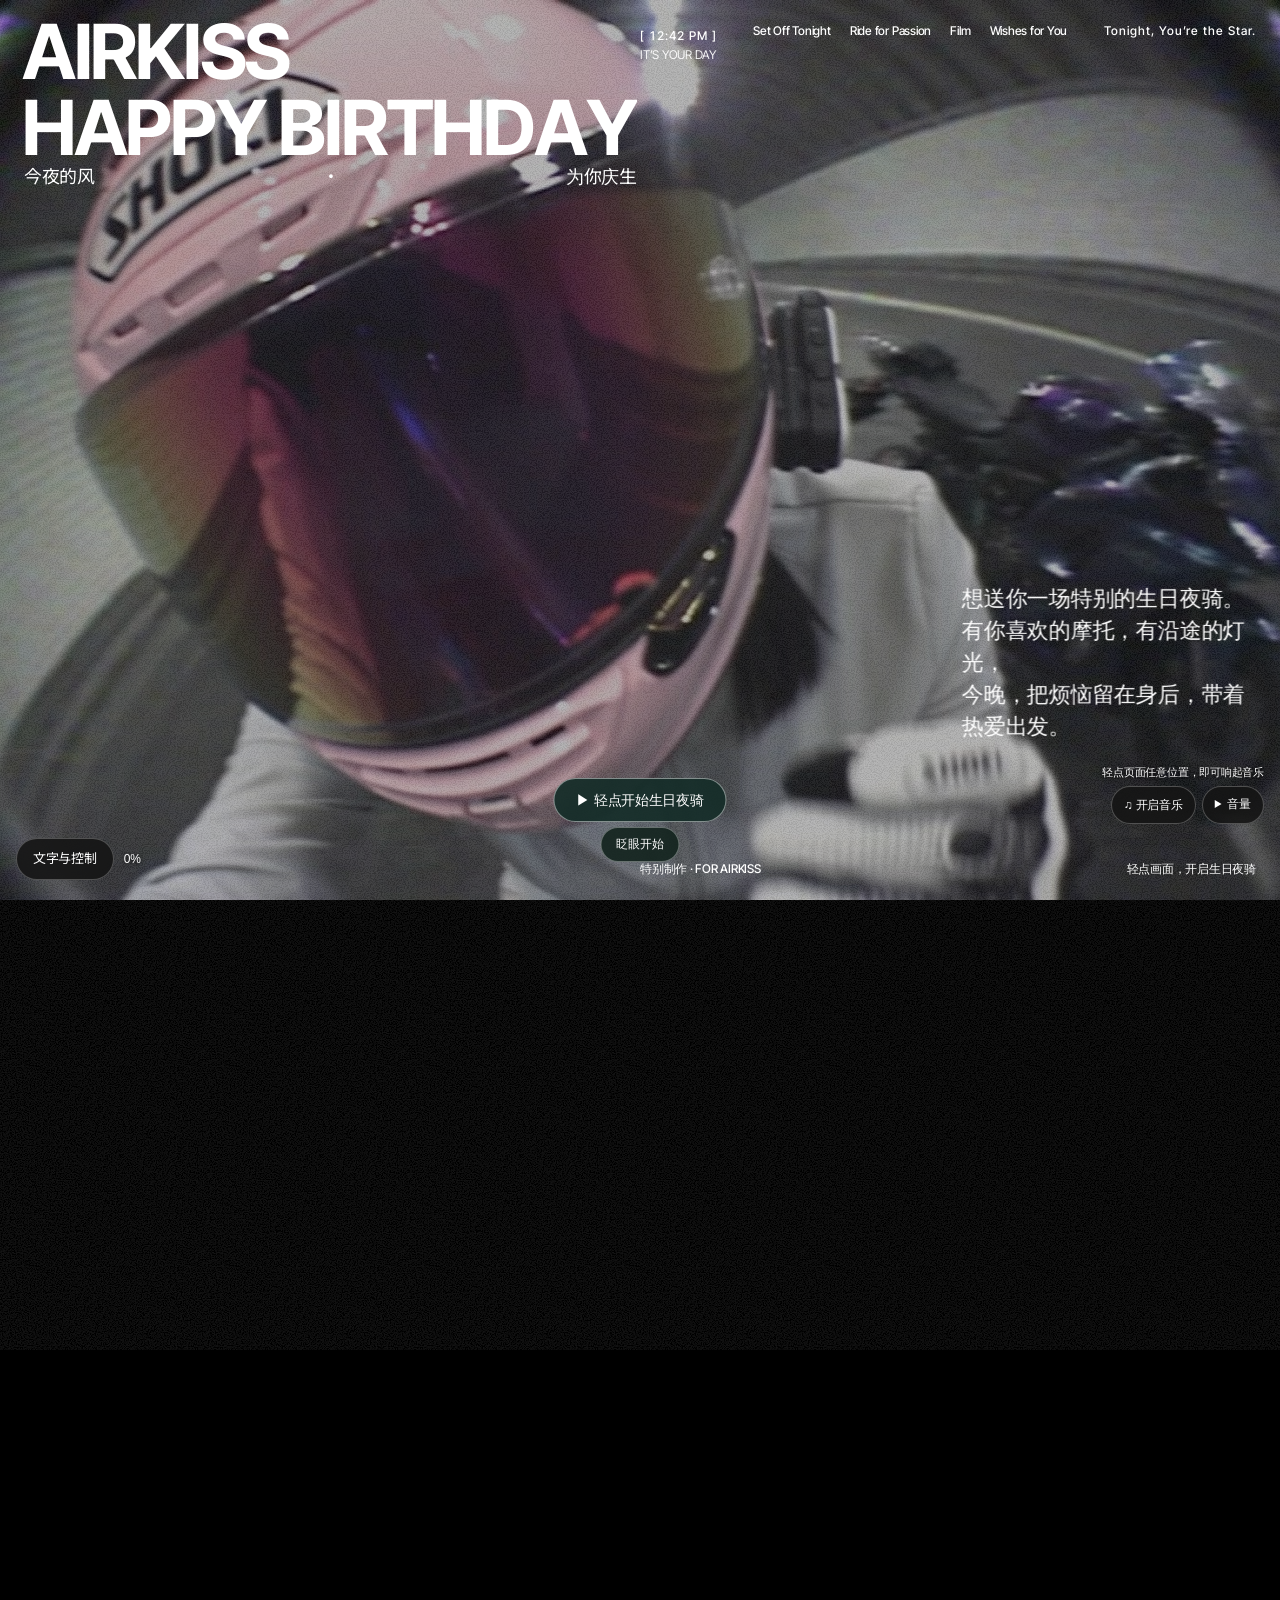
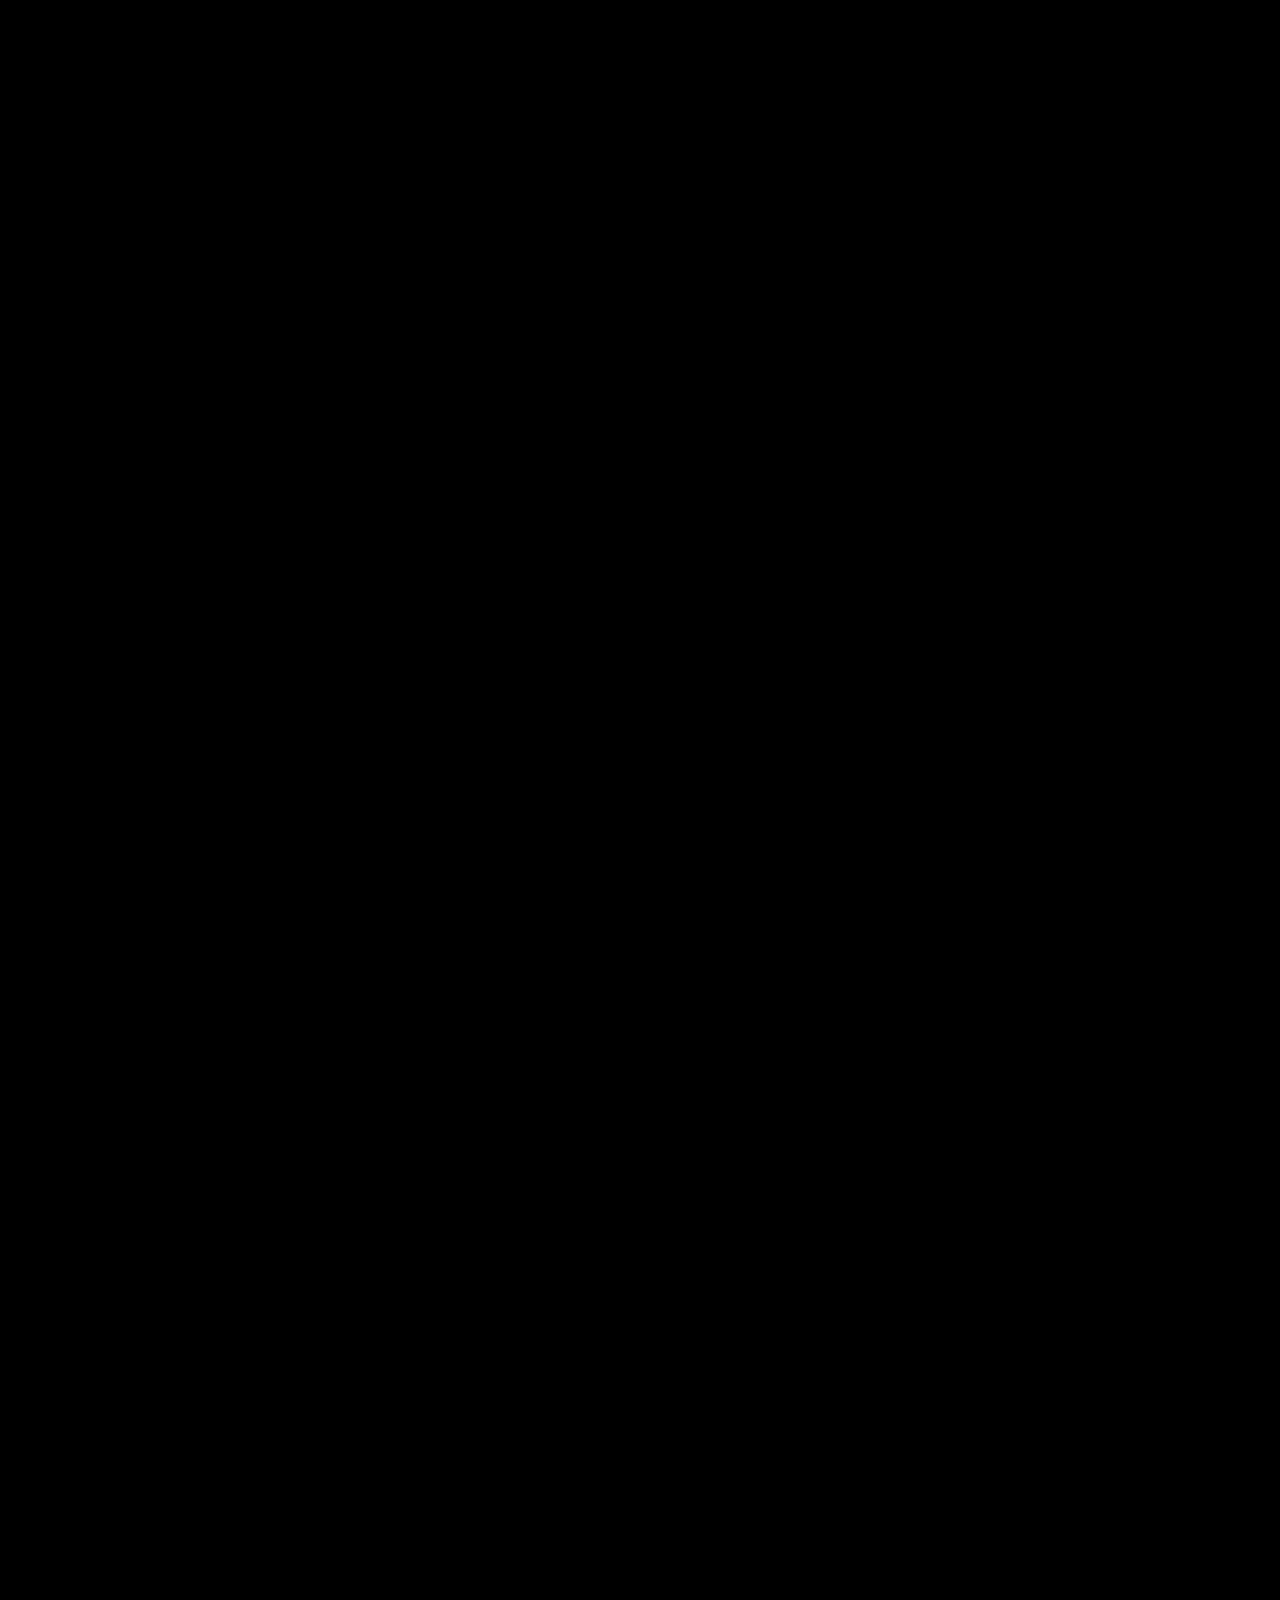
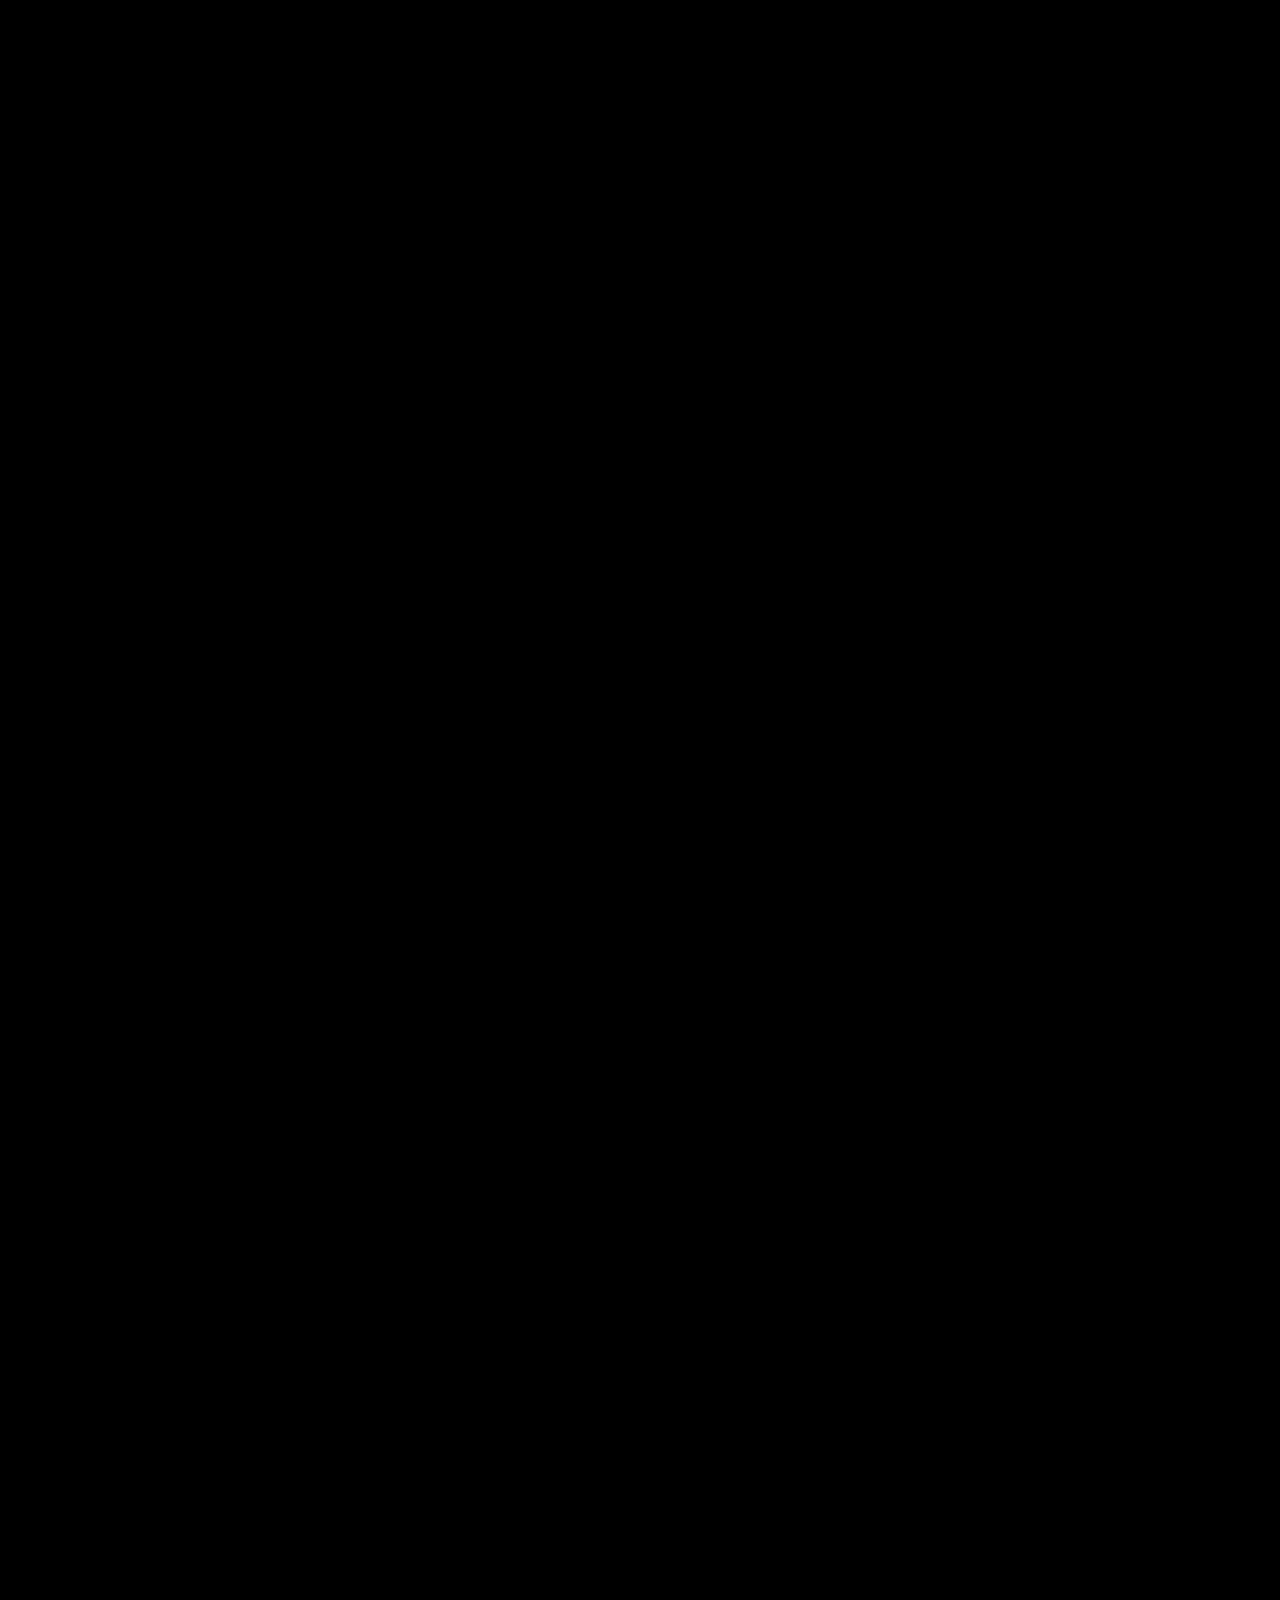
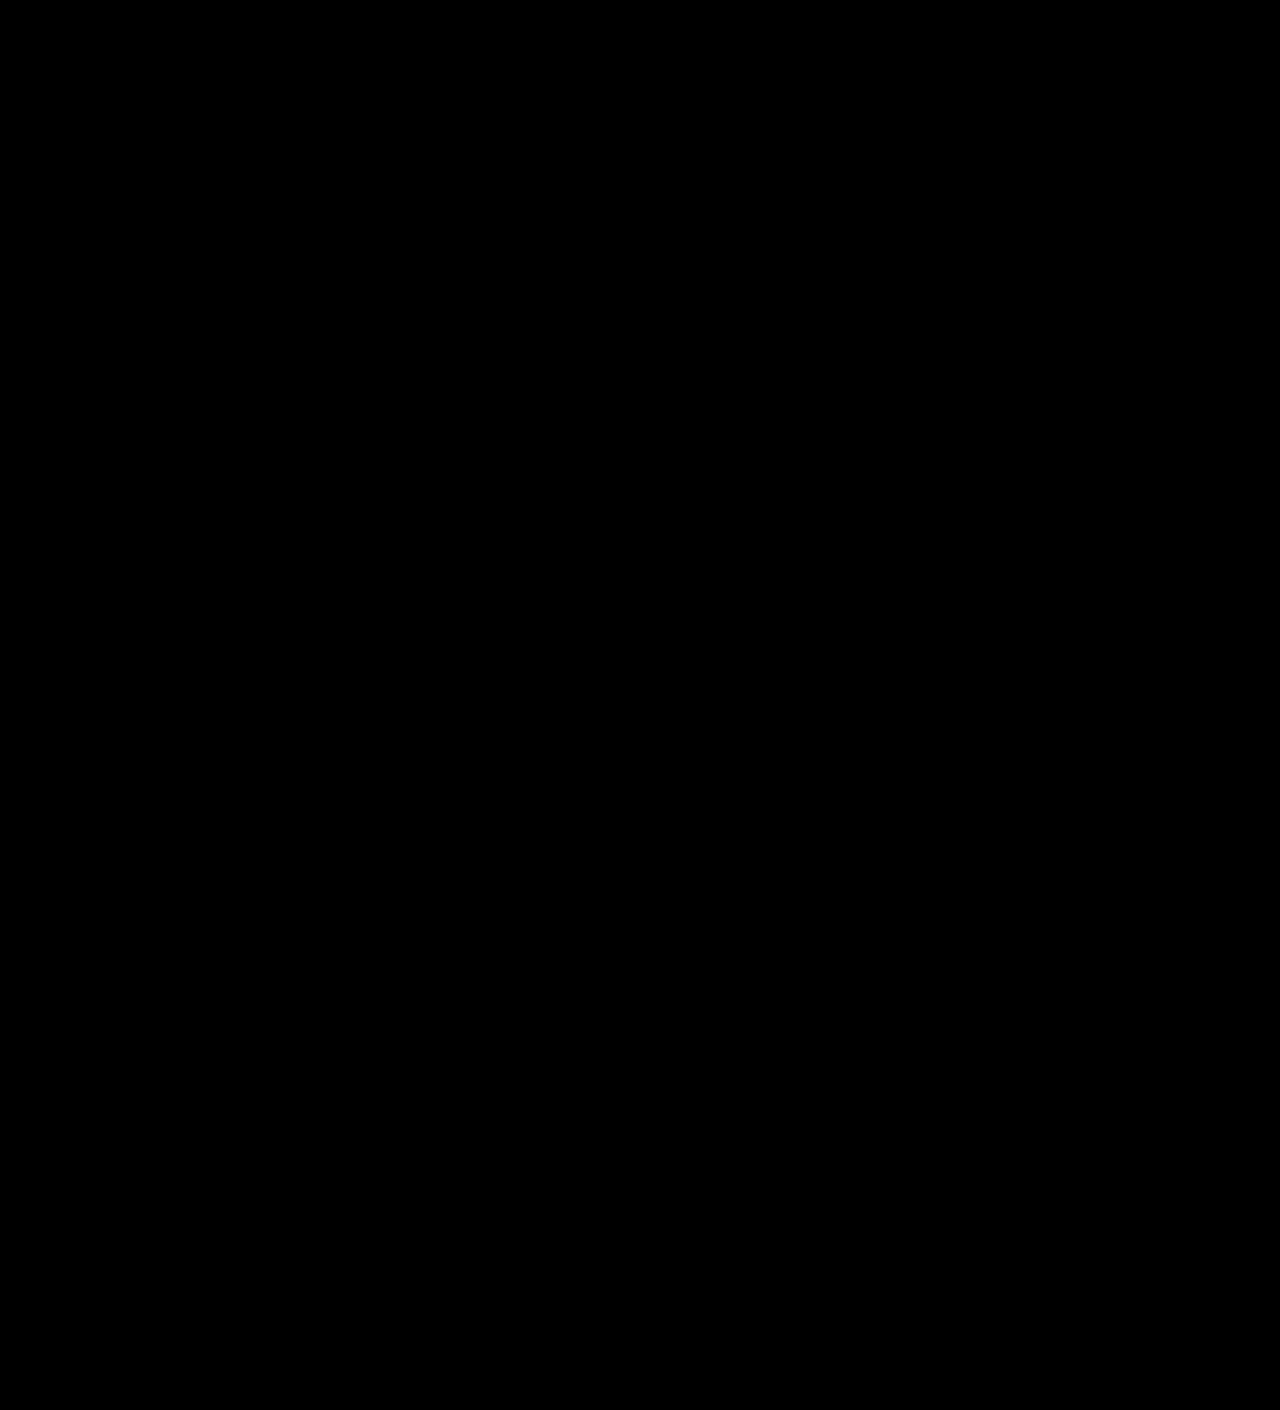
<file: airkiss/index.html>
<!doctype html>
<html lang="en">
<head>
<meta charset="utf-8">
<meta name="viewport" content="width=device-width, initial-scale=1, viewport-fit=cover">
<title>TOKYO NOCTURNE · Shutoko C1 night runs</title>
<meta name="description" content="A night-ride crew running sport bikes on the Shutoko C1 loop through central Tokyo.">
<link rel="icon" type="image/svg+xml" href="data:image/svg+xml,%3Csvg xmlns='http://www.w3.org/2000/svg' viewBox='0 0 32 32'%3E%3Crect width='32' height='32' fill='black'/%3E%3Cpath d='M7 25V7L25 25V7' fill='none' stroke='white' stroke-width='3'/%3E%3C/svg%3E">
<link rel="stylesheet" href="./fonts.css">
<script defer src="./gsap.min.js"></script>

<style>
*,*::before,*::after{box-sizing:border-box}*{letter-spacing:-.02em}html,body{overscroll-behavior:none;background:#000}html{-webkit-font-smoothing:antialiased;-moz-osx-font-smoothing:grayscale}body{margin:0;font-family:'Inter Tight',-apple-system,BlinkMacSystemFont,'Helvetica Neue',Arial,sans-serif;color:var(--ink);line-height:1.3}a{color:inherit;text-decoration:none}:focus-visible{outline:1px solid var(--ink);outline-offset:4px}::selection{background:var(--ink);color:#000}
:root{--frame:24px;--ink:#fff;--fs-display:clamp(42px,8.2vw,160px);--shrink-end:.51;--fs-statement:calc(var(--fs-display)*var(--shrink-end));--leading-display:1;--fs-jp:clamp(11px,1.4vw,26px);--fs-micro:12px;--fs-nano:12px;--fs-lede:14px;--ease-expo:cubic-bezier(.16,1,.3,1);--noise-opacity:.08;--runway:350vh;--runway-2:120vh;--runway-3:220vh;--shrink:1;--exit:0;--exit-jp:0;--reveal:0;--s2:0;--s3:0;--stage-out:clamp(0,calc((var(--reveal) - .93)/.05),1)}
.stage{position:fixed;inset:0;background:#000;overflow:hidden;z-index:0;opacity:calc(1 - var(--stage-out))}.stage__media{width:100%;height:100%;object-fit:cover;object-position:50% 50%;display:block;filter:blur(0px)}.stage__canvas{position:absolute;inset:0;width:100%;height:100%;opacity:0;transition:opacity 200ms linear;pointer-events:none}.stage__canvas[data-live]{opacity:1}.stage::after{content:'';position:absolute;inset:0;background:rgba(0,0,0,.30)}
.reveal{--reveal-span:calc(72vw + 72vh);--card-k:.26;--rot:calc(var(--reveal)*45deg*(1 - var(--s3)));position:fixed;top:50%;left:50%;width:calc(var(--reveal)*var(--reveal-span));height:var(--reveal-span);transform:translate(-50%,-50%) rotate(var(--rot)) scale(calc(1 - var(--s3)*(1 - var(--card-k))));overflow:hidden;z-index:5;pointer-events:none;background:rgba(0,0,0,calc(1 - var(--s3)))}.reveal__video{position:absolute;top:50%;left:50%;width:100vw;height:100vh;object-fit:cover;transform:translate(-50%,-50%) rotate(calc(var(--rot)*-1));display:block}
.grain{position:fixed;top:-50vh;left:-50vw;width:200vw;height:200vh;z-index:6;pointer-events:none;opacity:var(--noise-opacity);background-repeat:repeat;background-size:200px 200px;background-image:url("data:image/svg+xml,%3Csvg xmlns='http://www.w3.org/2000/svg' width='200' height='200'%3E%3Cfilter id='n'%3E%3CfeTurbulence type='fractalNoise' baseFrequency='.85' numOctaves='4' stitchTiles='stitch'/%3E%3CfeColorMatrix type='saturate' values='0'/%3E%3CfeComponentTransfer%3E%3CfeFuncR type='linear' slope='3.5' intercept='-1.48'/%3E%3CfeFuncG type='linear' slope='3.5' intercept='-1.48'/%3E%3CfeFuncB type='linear' slope='3.5' intercept='-1.48'/%3E%3CfeFuncA type='linear' slope='0' intercept='1'/%3E%3C/feComponentTransfer%3E%3C/filter%3E%3Crect width='100%25' height='100%25' filter='url(%23n)'/%3E%3C/svg%3E");animation:grain 500ms steps(1) infinite}@keyframes grain{0%,100%{transform:translate(0,0)}10%{transform:translate(-4%,-6%)}20%{transform:translate(-8%,3%)}30%{transform:translate(4%,-8%)}40%{transform:translate(-6%,6%)}50%{transform:translate(-9%,-3%)}60%{transform:translate(6%,4%)}70%{transform:translate(-3%,8%)}80%{transform:translate(7%,-5%)}90%{transform:translate(-4%,7%)}}
.runway{height:var(--runway)}.runway-2{height:var(--runway-2)}.runway-3{height:var(--runway-3)}.runway,.runway-2,.runway-3{pointer-events:none}
.frame,.sec2,.sec3{position:fixed;inset:0;padding:max(var(--frame),env(safe-area-inset-top)) max(var(--frame),env(safe-area-inset-right)) max(var(--frame),env(safe-area-inset-bottom)) max(var(--frame),env(safe-area-inset-left));display:grid;grid-template-columns:1fr 1fr;pointer-events:none;mix-blend-mode:difference}.frame{z-index:10;grid-template-rows:auto 1fr auto}.frame>*{min-width:0}.frame a{pointer-events:auto}.micro{font-size:var(--fs-micro);font-weight:500;line-height:1.2;text-transform:uppercase;letter-spacing:.08em}.hit{position:relative}.hit::after{content:'';position:absolute;inset:-16px -8px}
.brand{grid-area:1/1;display:flex;flex-direction:column;align-items:stretch;width:fit-content;transform:scale(var(--shrink));transform-origin:top left;margin:0}.brand__slot{display:grid;overflow:hidden;margin-left:-.02em;font-size:var(--fs-display)}.brand__slot:first-child{margin-top:-.13em}.brand__line{grid-area:1/1;font-size:var(--fs-display);font-weight:700;line-height:var(--leading-display);letter-spacing:-.03em;text-transform:uppercase;white-space:nowrap;filter:blur(0px);transition:transform 380ms var(--ease-expo);will-change:transform}.brand__slot:nth-child(2) .brand__line{transition-delay:80ms}.brand__line[data-role=alt],.brand__line[data-role=crew]{transform:translateY(100%)}.brand[data-title=alt] [data-role=main],.brand[data-title=crew] [data-role=main],.brand[data-title=crew] [data-role=alt]{transform:translateY(-100%)}.brand[data-title=alt] [data-role=alt],.brand[data-title=crew] [data-role=crew]{transform:translateY(0)}.brand__char{display:inline-block;text-align:center;letter-spacing:inherit}.brand__char[data-jp]{font-family:'Noto Sans JP','Hiragino Sans','Yu Gothic',sans-serif;font-weight:700;font-size:.92em;letter-spacing:0;transform:scaleX(.813)}.brand__jp{display:flex;justify-content:space-between;margin-top:.05em;font-family:'Noto Sans JP','Hiragino Sans','Yu Gothic',sans-serif;font-weight:400;font-size:var(--fs-jp);line-height:1;letter-spacing:0}.brand__jp>span{filter:blur(0px)}
.brand__jp,.lede,.foot{opacity:calc(1 - var(--exit));filter:blur(calc(var(--exit)*12px));transform:translate3d(0,calc(var(--exit)*-28px),0)}.brand__jp{--exit:var(--exit-jp)}.chrome{grid-area:1/2;display:flex;justify-content:space-between;align-items:flex-start;gap:16px}.clock__time{font-variant-numeric:tabular-nums}.clock__zone{display:block;margin-top:3px;font-size:var(--fs-nano);line-height:1.15;opacity:.92}.nav{display:flex;gap:clamp(14px,1.5vw,26px)}.contact{white-space:nowrap}.nav a,.contact,.foot a{transition:opacity 200ms var(--ease-expo)}@media(hover:hover) and (pointer:fine){.nav a:hover,.contact:hover,.foot a:hover{opacity:.55}}.lede{grid-area:2/2;align-self:end;margin:0 0 clamp(40px,19vh,220px);max-width:clamp(240px,23vw,340px);font-size:var(--fs-lede);font-weight:400;line-height:1.45;letter-spacing:-.01em}.foot{grid-area:3/2;display:flex;justify-content:space-between;align-items:baseline}.foot>*{filter:blur(0px)}
.s2-statement:not(:has(.s2-word)),.s3-bottom:not(:has(.s3-word)){visibility:hidden}.sec2,.sec3{z-index:8}.sec2{grid-template-rows:1fr auto}.s2-statement{grid-area:2/2;align-self:end;margin:0}.s2-statement,.s3-bottom{font-size:var(--fs-statement);font-weight:700;line-height:var(--leading-display);letter-spacing:-.03em;text-transform:uppercase}.s2-word{display:inline-block;--in:clamp(0,calc((var(--s2) - var(--w0))/.09),1);--out:clamp(0,calc((var(--s3) - var(--x0))/.09),1);opacity:calc(var(--in) - var(--out));filter:blur(calc((1 - var(--in))*12px + var(--out)*12px));transform:translate3d(0,calc((1 - var(--in))*18px + var(--out)*-28px),0)}.sec3{grid-template-rows:auto 1fr auto}.sec3>*{margin:0}.s3-left,.s3-right{grid-row:2;align-self:center;max-width:24ch;font-size:var(--fs-lede);font-weight:400;line-height:1.45;letter-spacing:-.01em;--in:clamp(0,calc((var(--s3) - (.62 + var(--i)*.10))/.22),1)}.s3-left{grid-column:1;justify-self:start}.s3-right{grid-column:2;justify-self:end;text-align:right}.s3-bottom{grid-column:1/-1;grid-row:3;align-self:end;text-align:center}.s3-word{display:inline-block;--in:clamp(0,calc((var(--s3) - var(--w0))/.09),1)}.s3-word,.s3-left,.s3-right{opacity:var(--in);filter:blur(calc((1 - var(--in))*12px));transform:translate3d(0,calc((1 - var(--in))*18px),0)}
@media(max-width:899px){.nav{display:none}}@media(max-width:767px){:root{--frame:20px;--fs-display:clamp(38px,12.6vw,96px);--fs-jp:clamp(10px,2.1vw,18px);--fs-lede:16px}.frame{grid-template-columns:1fr;grid-template-rows:auto auto 1fr auto}.chrome{grid-area:1/1}.brand{grid-area:2/1;margin-top:5vh}.lede{grid-area:3/1;margin-bottom:7vh;max-width:42ch}.foot{grid-area:4/1}.stage__media{object-position:66% 50%}.sec2{grid-template-columns:1fr}.s2-statement{grid-area:2/1}.sec3{grid-template-rows:auto 1fr auto auto;column-gap:var(--frame)}.s3-bottom{grid-row:3}.s3-left,.s3-right{grid-row:4;align-self:end;max-width:none;margin-top:1.2em}}
@media(max-width:767px) and (max-height:560px){.sec2,.sec3{--fs-statement:5.5vh}.sec3{grid-template-rows:auto 1fr auto}.s3-left,.s3-right{grid-row:2;max-width:calc((100vw - 26vw)/2 - var(--frame)*2)}.reveal{--card-k:.16}}
@media(prefers-reduced-motion:reduce){.nav a,.contact,.foot a,.brand__line{transition:none}.grain{animation:none}.s2-word,.s3-word,.s3-left,.s3-right{filter:none;transform:none}}
/* Authoring and input controls live above the film, outside its blend layers. */
.studio-launch{position:fixed;left:max(20px,env(safe-area-inset-left));bottom:max(20px,env(safe-area-inset-bottom));z-index:30;display:flex;align-items:center;gap:10px}
.studio-launch button,.camera-float button{min-height:42px;border:1px solid #ffffff40;background:#151515e8;color:#fff;border-radius:100px;padding:9px 16px;cursor:pointer;font:500 13px/1.2 'Inter Tight','Noto Sans JP',sans-serif;backdrop-filter:blur(16px)}
.studio-launch button:hover{background:#363636}.studio-launch .progress-text{color:#fff;font:12px/1.2 sans-serif;text-shadow:0 1px 5px #000}.studio-launch button:focus-visible{outline:2px solid #fff}
.studio{position:fixed;inset:0 0 0 auto;width:min(480px,100vw);max-width:100vw;height:100dvh;max-height:100dvh;margin:0;border:0;border-left:1px solid #ffffff25;padding:0;background:#121212;color:#f6f6f6;z-index:100;font:14px/1.55 'Inter Tight','Noto Sans JP',sans-serif;letter-spacing:0;box-shadow:-20px 0 70px #0006;overflow:hidden}
.studio::backdrop{background:#0005;backdrop-filter:blur(3px)}.studio *{letter-spacing:0}.studio-shell{height:100%;display:flex;flex-direction:column}.studio-header{padding:24px 24px 16px;border-bottom:1px solid #ffffff1c;display:flex;justify-content:space-between;align-items:flex-start;gap:12px}.studio-header p{margin:0 0 3px;font-size:10px;letter-spacing:.18em;color:#999}.studio-header h2{margin:0;font-size:23px;font-weight:500}.studio button,.studio input,.studio textarea,.studio select{font:inherit}.studio button{cursor:pointer;color:inherit;background:#252525;border:1px solid #ffffff25;border-radius:8px;padding:9px 13px;min-height:40px}.studio button:hover{background:#383838}.studio button:disabled{opacity:.5;cursor:wait}.studio .icon-close{border:0;background:transparent;font-size:25px;padding:0 8px;min-width:40px}.studio .primary{background:#f1f1ee;color:#111;border-color:#f1f1ee}.studio .primary:hover{background:white}.studio-tabs{display:flex;padding:12px 24px 0;gap:8px}.studio-tabs button{flex:1;background:transparent;border-color:transparent;border-radius:0;color:#999;border-bottom:2px solid transparent}.studio-tabs button[aria-selected=true]{color:#fff;border-bottom-color:#fff}.studio-scroll{overflow-y:auto;overscroll-behavior:contain;padding:16px 24px 24px;flex:1;scrollbar-width:thin;scrollbar-color:#555 #181818}.studio [hidden]{display:none!important}.studio-help{font-size:13px;color:#aaa;margin:0 0 18px;line-height:1.65}.studio details{border-top:1px solid #ffffff20;padding:12px 0}.studio summary{cursor:pointer;font-size:15px;min-height:32px;color:#fff}.studio .field{display:grid;gap:6px;margin:12px 0}.studio label{font-size:13px;color:#ccc}.studio input:not([type=checkbox]):not([type=range]),.studio textarea,.studio select{width:100%;min-width:0;border:1px solid #ffffff30;border-radius:7px;padding:9px 10px;background:#1d1d1d;color:#fff;font-size:16px;line-height:1.4}.studio textarea{resize:vertical;min-height:75px}.studio input[type=range]{width:100%;accent-color:#eee}.studio input[type=checkbox]{width:17px;height:17px;accent-color:#eee}.studio .checkline{display:flex;align-items:center;gap:10px;margin:12px 0}.studio .binding{display:grid;grid-template-columns:1fr 1.3fr;align-items:center;gap:12px;margin:10px 0}.studio .binding label{color:#ddd}.studio .binding select{font-size:14px}.studio .row{display:flex;gap:8px;flex-wrap:wrap;margin:14px 0}.studio .row>*{flex:1}.studio .scene-preview{font-size:12px;padding:5px 9px;min-height:30px;margin-top:8px}.studio-footer{padding:12px 24px max(16px,env(safe-area-inset-bottom));border-top:1px solid #ffffff20;background:#171717}.studio-notice{font-size:12px;color:#c9c9c9;min-height:19px;margin:0 0 9px}.studio-footer .row{margin:0}.studio .small-button{font-size:12px;padding:7px}.studio .subhead{font-size:15px;margin:22px 0 8px;font-weight:500}.studio .danger{color:#ddd}.studio .camera-box{border:1px solid #ffffff20;border-radius:10px;padding:16px;background:#191919}.camera-preview{display:block;width:100%;aspect-ratio:4/3;background:#090909;border-radius:7px;object-fit:cover;transform:scaleX(-1)}.camera-preview:not([data-active]){display:none}.camera-status{margin:10px 0;font-size:13px;color:#ccc;min-height:22px}.camera-badge{font:12px/1.4 sans-serif;color:#fff;background:#161616de;border:1px solid #ffffff40;padding:7px 10px;border-radius:30px;max-width:200px}.camera-float{position:fixed;left:20px;bottom:74px;z-index:30;display:flex;align-items:center;gap:8px}.camera-float[hidden]{display:none}.studio .camera-map-hint{font-size:12px;color:#888;margin-top:8px}.studio :focus-visible{outline:2px solid white;outline-offset:3px}.studio-launch+.frame{pointer-events:none}
.case-original .brand__line,.case-original .s2-statement,.case-original .s3-bottom,.case-original .micro{text-transform:none}
.brand__char{white-space:pre}
.brand__slot,.brand__line{font-size:calc(var(--fs-display)*var(--title-fit,1))}.brand--cjk .brand__line{line-height:1.15}.brand--cjk .brand__slot:first-child{margin-top:-.03em}.brand__line,.s2-statement,.s3-bottom{font-family:'Inter Tight','Noto Sans JP',sans-serif}.lede,.s3-left,.s3-right{overflow-wrap:anywhere}.s2-statement,.s3-bottom{overflow-wrap:anywhere}.s2-word,.s3-word{max-width:100%;overflow-wrap:anywhere}.frame .nav a{overflow-wrap:anywhere}.contact{max-width:13em;white-space:normal}.brand__jp{gap:.3em;overflow-wrap:anywhere}
:root{--fs-statement:calc(var(--fs-display)*var(--title-fit,1)*var(--shrink-end))}
@media(max-width:767px){.studio-launch{bottom:62px}.camera-float{bottom:112px}.studio-header{padding-top:max(18px,env(safe-area-inset-top))}.studio-scroll{padding:16px 20px}.studio-header,.studio-footer{padding-left:20px;padding-right:20px}.studio-tabs{padding-left:20px;padding-right:20px}}

.layout-grid{display:grid;grid-template-columns:1fr 1fr;gap:0 12px}.layout-checks{display:flex;flex-wrap:wrap;gap:12px}.layout-checks label{display:flex;align-items:center;gap:5px}.studio input[type=color]{height:44px;padding:3px!important}.layout-colored .frame,.layout-colored .sec2,.layout-colored .sec3{mix-blend-mode:normal}
[data-layout-key]{white-space:pre-wrap!important;overflow-wrap:anywhere}.brand__line{white-space:pre!important}.brand__jp>span{white-space:pre-wrap}.s2-word,.s3-word{letter-spacing:inherit;line-height:inherit}.quick-type{border:1px solid #ffffff30;border-radius:10px;padding:12px;margin:12px 0}.quick-type textarea{width:100%}.layout-editing .nav{display:flex!important}.layout-editing .brand__slot{overflow:visible}
[data-layout-key]{position:relative}#clock,.brand__jp>span,.foot>span{display:inline-block}
.layout-free-titles .brand__slot{overflow:visible}.layout-free-titles .brand__line{visibility:hidden}.layout-free-titles .brand[data-title=main] [data-role=main],.layout-free-titles .brand:not([data-title]) [data-role=main],.layout-free-titles .brand[data-title=alt] [data-role=alt],.layout-free-titles .brand[data-title=crew] [data-role=crew]{visibility:visible}
#layout-overlay{position:fixed;inset:0;z-index:45;pointer-events:none}#layout-overlay[hidden],#layout-bar[hidden]{display:none}.layout-box{position:absolute;pointer-events:auto;touch-action:none;background:transparent;border:1px dashed #ffffff90;padding:0;cursor:move;color:white;min-width:25px;box-sizing:border-box}.layout-box.selected{border:2px solid #8be4cf;background:#8be4cf12}.layout-box span{position:absolute;bottom:100%;left:0;background:#15221fe8;border-radius:3px;padding:2px 5px;font:11px/1.4 sans-serif;white-space:nowrap;max-width:220px;text-overflow:ellipsis;overflow:hidden}.layout-box[hidden]{display:none}#layout-bar{position:fixed;bottom:20px;left:50%;translate:-50% 0;z-index:46;background:#141414f5;border:1px solid #777;border-radius:12px;padding:10px 14px;color:#fff;display:flex;align-items:center;gap:12px;max-width:95vw;font:13px/1.4 sans-serif;box-shadow:0 5px 25px #0008}#layout-bar button{background:#d7f4e9;border:0;color:#10251e;border-radius:6px;padding:10px;white-space:nowrap;cursor:pointer}.layout-editing .camera-float{display:none}.layout-editing .studio-launch{opacity:.5}

</style>
</head>
<body>
<div class="stage" aria-hidden="true"><video class="stage__media" data-hero crossorigin="anonymous" poster="hero-2.jpg" muted playsinline preload="auto" src="./hero-edited.mp4"></video><canvas class="stage__canvas" data-canvas aria-hidden="true"></canvas></div>
<div class="reveal" aria-hidden="true"><video class="reveal__video" data-reveal muted loop playsinline preload="auto" src="./reveal-edited.mp4"></video></div>
<div class="grain" aria-hidden="true"></div>
<section class="sec2" aria-label="The run in numbers"><h2 class="s2-statement">Four laps of the C1. From last train to first truck.</h2></section>
<section class="sec3" aria-label="The crew"><p class="s3-left" style="--i:0">Twelve of us. Four have ridden the loop since 2019, the rest turned up one at a time and stayed.</p><p class="s3-right" style="--i:1">No patches and no club. Two bikes minimum, five maximum, and nobody rides ahead of whoever knows the exits.</p><p class="s3-bottom">Twelve of us<br>Nine bikes<br>One route</p></section>
<main class="frame">
<h1 class="brand"><span class="brand__slot"><span class="brand__line" data-role="main">Tokyo</span><span class="brand__line" data-role="alt" aria-hidden="true">Enter</span><span class="brand__line" data-role="crew" aria-hidden="true">Crew</span></span><span class="brand__slot"><span class="brand__line" data-role="main">Nocturne</span><span class="brand__line" data-role="alt" aria-hidden="true">The&nbsp;Loop</span><span class="brand__line" data-role="crew" aria-hidden="true">Of&nbsp;Twelve</span></span><span class="brand__jp" lang="ja" aria-hidden="true"><span>トウキョウ</span><span>・</span><span>ノクターン</span></span></h1>
<div class="chrome"><div class="clock"><time class="clock__time micro" id="clock" aria-live="off">[ 02:41 AM ]</time><span class="clock__zone">Japan<br>Standard Time</span></div><nav class="nav micro" aria-label="Primary"><a class="hit" href="#routes">Routes</a><a class="hit" href="#machines">Machines</a><a class="hit" href="#film">Film</a><a class="hit" href="#crew">Crew</a></nav><a class="contact micro hit" href="#contact">&#8627;&nbsp;Ride with us</a></div>
<p class="lede">We ride the C1 loop after the last train clears Shibuya. Four laps. Wet elevated concrete, the tunnels to ourselves, and nobody up here until the delivery trucks come off the Kasumigaseki ramp.</p>
<footer class="foot micro"><span>©2026</span><a class="hit" href="#routes">Scroll down</a></footer>
</main>
<div class="runway" aria-hidden="true"></div><div class="runway-2" aria-hidden="true"></div><div class="runway-3" aria-hidden="true"></div>
<script type="application/json" id="tokyo-config">{"version":1,"text":{"pageTitle":"AIRKISS · Happy Birthday","description":"送给 Airkiss 的生日夜骑。愿你去往的地方，都有好事发生。","main1":"AIRKISS","main2":"HAPPY BIRTHDAY","jp1":"今夜的风","jp2":"・","jp3":"为你庆生","lede":"想送你一场特别的生日夜骑。\n有你喜欢的摩托，有沿途的灯光，\n今晚，把烦恼留在身后，带着热爱出发。","copyright":"特别制作 · FOR AIRKISS","scroll":"轻点画面，开启生日夜骑","alt1":"MAKE A WISH","alt2":"ENJOY THE RIDE","statement":"愿新的一岁，\n有出发的勇气，\n有停下来欣赏风景的心情。","crew1":"DEAR AIRKISS","crew2":"KEEP SHINING","noteLeft":"愿你一直喜欢自己喜欢的东西。\n听到引擎响起，仍然会期待下一段路；\n想起明天，仍然有值得开心的小事。","noteRight":"也愿你偶尔走慢一点，骑累了就歇一歇，\n遇到好看的夜景就多看一会儿。\n新的一岁，按你喜欢的节奏生活。","closing":"AIRKISS，Happy Birthday。\n愿你去往的地方，都有好事发生。","nav1":"Set Off Tonight","nav2":"Ride for Passion","nav3":"Film","nav4":"Wishes for You","contact":"Tonight, You’re the Star.","zone":"IT’S YOUR DAY","clockText":"今天的主角是 Airkiss"},"clockMode":"live","timezone":"Asia/Shanghai","uppercase":false,"keyboard":true,"step":0.36,"speed":0.46,"holdMs":650,"confidence":0.75,"cooldownMs":650,"keyMap":{"ArrowUp":"back","ArrowLeft":"back","ArrowDown":"forward","ArrowRight":"forward","Space":"togglePlay","Home":"start","End":"end"},"gestureMap":{"Open_Palm":"togglePlay","Closed_Fist":"pause","Pointing_Up":"next","Thumb_Up":"forward","Thumb_Down":"back","Victory":"prev","ILoveYou":"start"},"styles":{"lede":{"size":22,"x":35.54,"y":8.88},"noteLeft":{"size":18.024,"weight":700,"alpha":1,"font":"\"Inter Tight\", \"Noto Sans JP\", sans-serif","color":"#ffffff"},"noteRight":{"size":18.024,"weight":700,"alpha":1,"font":"\"Inter Tight\", \"Noto Sans JP\", sans-serif","color":"#ffffff"}},"canvas":{"noteLeft":{"x":0.9404388714733543,"y":40.51626323751891,"w":12.86797119905956,"size":19,"alpha":1,"leading":1.4499999999999997,"spacing":-0.18024,"scene":2,"weight":700,"align":"left","text":"愿你一直喜欢自己喜欢的东西。\n听到引擎响起，仍然会期待下一段路；\n想起明天，仍然有值得开心的小事。","font":"\"Inter Tight\", \"Noto Sans JP\", sans-serif","color":"#ffffff","deleted":false},"noteRight":{"x":82.86086892633227,"y":42.337604009077154,"w":16.747281543887148,"size":19,"alpha":1,"leading":1.4499999999999997,"spacing":-0.18024,"scene":2,"weight":700,"align":"right","text":"也愿你偶尔走慢一点，骑累了就歇一歇，\n遇到好看的夜景就多看一会儿。\n新的一岁，按你喜欢的节奏生活。","font":"\"Inter Tight\", \"Noto Sans JP\", sans-serif","color":"#ffffff","deleted":false}},"storageId":"airkiss-responsive-viewer-v2-e245b504-a0cd-43f3-b3a5-7812c32a1abe"}</script>
<script>
(()=>{'use strict';
const fields=[
['pageTitle','浏览器标题','meta','title',false,160],['description','页面简介','meta','meta[name="description"]',false,300],
['main1','开场标题 · 第一行','hero','.brand__slot:nth-child(1) [data-role="main"]',false,50],['main2','开场标题 · 第二行','hero','.brand__slot:nth-child(2) [data-role="main"]',false,50],
['jp1','标题下方 · 左侧','hero','.brand__jp > span:nth-child(1)',false,40],['jp2','标题下方 · 中间','hero','.brand__jp > span:nth-child(2)',false,20],['jp3','标题下方 · 右侧','hero','.brand__jp > span:nth-child(3)',false,40],
['lede','开场介绍','hero','.lede',true,900],['copyright','版权文字','hero','.foot > span',false,80],['scroll','滚动提示','hero','.foot > a',false,80],
['alt1','第二幕标题 · 第一行','scene2','.brand__slot:nth-child(1) [data-role="alt"]',false,50],['alt2','第二幕标题 · 第二行','scene2','.brand__slot:nth-child(2) [data-role="alt"]',false,50],['statement','第二幕大字','scene2','.s2-statement',true,300],
['crew1','第三幕标题 · 第一行','scene3','.brand__slot:nth-child(1) [data-role="crew"]',false,50],['crew2','第三幕标题 · 第二行','scene3','.brand__slot:nth-child(2) [data-role="crew"]',false,50],['noteLeft','左侧介绍','scene3','.s3-left',true,500],['noteRight','右侧介绍','scene3','.s3-right',true,500],['closing','结尾大字（换行保留）','scene3','.s3-bottom',true,200],
['nav1','导航 · 路线','chrome','.nav a:nth-child(1)',false,40],['nav2','导航 · 车辆','chrome','.nav a:nth-child(2)',false,40],['nav3','导航 · 影片','chrome','.nav a:nth-child(3)',false,40],['nav4','导航 · 团队','chrome','.nav a:nth-child(4)',false,40],['contact','右上角联系文字','chrome','.contact',false,80],['zone','时钟下方说明','chrome','.clock__zone',true,100],['clockText','自定义时钟文字','chrome','#clock',false,80]
].map(([key,label,group,selector,multiline,max])=>({key,label,group,selector,multiline:group!=='meta',max:group==='meta'?max:Math.max(max,500)}));
function plain(el){return [...el.childNodes].map(n=>n.nodeName==='BR'?'\n':n.textContent).join('').replaceAll('\u00a0',' ')}
const defaultText={};fields.forEach(f=>{const el=document.querySelector(f.selector);defaultText[f.key]=f.key==='description'?el.content:plain(el)});
const actions={none:'不操作',forward:'前进',back:'后退',next:'下一场景',prev:'上一场景',start:'回到开头',end:'跳到结尾',togglePlay:'自动前进 / 暂停',pause:'暂停'};
const gestures={Open_Palm:'张开手掌',Closed_Fist:'握拳',Pointing_Up:'食指向上',Thumb_Up:'拇指向上',Thumb_Down:'拇指向下',Victory:'V 手势',ILoveYou:'伸出拇指、食指和小指'};
const defaults={version:1,text:defaultText,clockMode:'live',timezone:'Asia/Tokyo',uppercase:true,keyboard:true,step:.18,speed:.22,holdMs:650,confidence:.75,cooldownMs:650,keyMap:{ArrowUp:'back',ArrowLeft:'back',ArrowDown:'forward',ArrowRight:'forward',Space:'togglePlay',Home:'start',End:'end'},gestureMap:{Open_Palm:'togglePlay',Closed_Fist:'pause',Pointing_Up:'next',Thumb_Up:'forward',Thumb_Down:'back',Victory:'prev',ILoveYou:'start'}};
const clone=x=>JSON.parse(JSON.stringify(x));
function validate(input,base=defaults){if(!input||typeof input!=='object'||Array.isArray(input))throw Error('配置格式不正确');if(input.version!==undefined&&input.version!==1)throw Error('不支持这个配置版本');const c=clone(base);if(input.text!==undefined){if(!input.text||typeof input.text!=='object'||Array.isArray(input.text))throw Error('文案格式不正确');for(const f of fields)if(Object.hasOwn(input.text,f.key)){const value=input.text[f.key];if(typeof value!=='string'||Array.from(value).length>f.max)throw Error(f.label+'长度超出限制');c.text[f.key]=f.multiline?value:value.replace(/[\r\n]+/g,' ')}}
for(const key of ['keyboard','uppercase'])if(input[key]!==undefined){if(typeof input[key]!=='boolean')throw Error('开关格式不正确');c[key]=input[key]}
for(const [key,min,max]of [['step',.05,.6],['speed',.05,.8],['holdMs',250,2000],['confidence',.5,.95],['cooldownMs',300,2000]])if(input[key]!==undefined){if(typeof input[key]!=='number'||!Number.isFinite(input[key])||input[key]<min||input[key]>max)throw Error('控制参数超出范围');c[key]=input[key]}
if(input.clockMode!==undefined){if(!['live','custom'].includes(input.clockMode))throw Error('时钟模式不正确');c.clockMode=input.clockMode}
if(input.timezone!==undefined){if(typeof input.timezone==='string'&&input.timezone.toLowerCase()==='asia/beijing')input={...input,timezone:'Asia/Shanghai'};if(typeof input.timezone!=='string'||input.timezone.length>80)throw Error('时区格式不正确');try{new Intl.DateTimeFormat('en-US',{timeZone:input.timezone})}catch{throw Error('请输入有效时区，例如 Asia/Shanghai')}c.timezone=input.timezone}
for(const key of ['keyMap','gestureMap'])if(input[key]!==undefined){if(!input[key]||typeof input[key]!=='object')throw Error('绑定格式不正确');for(const name of Object.keys(c[key]))if(Object.hasOwn(input[key],name)){if(!Object.hasOwn(actions,input[key][name]))throw Error('未知控制动作');c[key][name]=input[key][name]}}
// Style data is validated separately from content so imports cannot inject CSS.
c.styles={};if(input.styles!==undefined){if(!input.styles||typeof input.styles!=='object'||Array.isArray(input.styles))throw Error('样式配置格式不正确');for(const f of fields.filter(f=>f.group!=='meta')){const s=input.styles[f.key];if(s===undefined)continue;if(!s||typeof s!=='object'||Array.isArray(s))throw Error('文字样式格式不正确');const out={};for(const [k,min,max]of [['size',8,300],['weight',100,900],['alpha',0,1],['x',-100,100],['y',-100,100],['leading',.7,3],['spacing',-5,30]])if(s[k]!==undefined){if(typeof s[k]!=='number'||!Number.isFinite(s[k])||s[k]<min||s[k]>max)throw Error('文字样式参数超出范围');out[k]=s[k]}if(s.font!==undefined){if(typeof s.font!=='string'||s.font.length>100||/[;{}<>\\]/.test(s.font))throw Error('字体名称格式不正确');out.font=s.font}if(s.color!==undefined){if(typeof s.color!=='string'||!/^#[0-9a-f]{6}$/i.test(s.color))throw Error('颜色格式不正确');out.color=s.color}if(s.align!==undefined){if(!['left','center','right'].includes(s.align))throw Error('对齐格式不正确');out.align=s.align}c.styles[f.key]=out}}
c.canvas={};if(input.canvas!==undefined){if(!input.canvas||typeof input.canvas!=='object'||Array.isArray(input.canvas)||Object.keys(input.canvas).length>150)throw Error('画布配置格式不正确');for(const [id,v]of Object.entries(input.canvas)){if(!/^[a-zA-Z0-9_-]{1,80}$/.test(id)||!v||typeof v!=='object')throw Error('画布文字格式不正确');const out={};for(const [k,min,max]of [['x',-100,200],['y',-100,200],['w',1,200],['size',8,300],['alpha',0,1],['leading',.7,4],['spacing',-5,30],['scene',0,2]]){if(typeof v[k]!=='number'||!Number.isFinite(v[k])||v[k]<min||v[k]>max)throw Error('画布参数超出范围');out[k]=v[k]}if(typeof v.text!=='string'||v.text.length>3000||typeof v.font!=='string'||v.font.length>100||/[;{}<>\\]/.test(v.font)||!/^#[0-9a-f]{6}$/i.test(v.color))throw Error('画布样式格式不正确');out.weight=typeof v.weight==='number'&&v.weight>=100&&v.weight<=900?v.weight:400;out.align=['left','right','center'].includes(v.align)?v.align:'left';out.text=v.text;out.font=v.font;out.color=v.color;out.deleted=v.deleted===true;c.canvas[id]=out}}
return c}
let embedded={};try{embedded=JSON.parse(document.getElementById('tokyo-config').textContent)}catch{}
const storageKey='tokyo-personal-v1:'+String(embedded.storageId||'default');let config=validate(embedded),savedOK=true;try{const saved=localStorage.getItem(storageKey);if(saved)config=validate(JSON.parse(saved),config)}catch{savedOK=false}
function multiline(el,text){if(el.classList.contains('brand__line')){el.textContent=text;return}el.replaceChildren();text.split('\n').forEach((line,i)=>{if(i)el.append(document.createElement('br'));el.append(document.createTextNode(line))})}
function applyText(){for(const f of fields){const el=document.querySelector(f.selector);if(f.key==='clockText')continue;if(f.key==='description')el.content=config.text[f.key];else if(f.multiline)multiline(el,config.text[f.key]);else el.textContent=config.text[f.key]}document.documentElement.classList.toggle('case-original',!config.uppercase);document.querySelector('.brand').classList.toggle('brand--cjk',/\p{Script=Han}|\p{Script=Hiragana}|\p{Script=Katakana}/u.test(['main1','main2','alt1','alt2','crew1','crew2'].map(k=>config.text[k]).join('')));document.querySelector('.brand__jp').removeAttribute('lang');document.dispatchEvent(new CustomEvent('tokyo:textchange'));document.dispatchEvent(new CustomEvent('tokyo:clockchange'))}
function save(next){config=validate(next);try{localStorage.setItem(storageKey,JSON.stringify(config));savedOK=true}catch{savedOK=false}return savedOK}
window.TokyoContent={fields,actions,gestures,defaults,clone,validate,get config(){return config},get savedOK(){return savedOK},save,applyText};applyText();
})();

</script>
<script>
(()=>{const el=document.getElementById('clock');function tick(){const c=window.TokyoContent.config;if(c.clockMode==='custom'){el.textContent=c.text.clockText;el.removeAttribute('datetime');return}const now=new Date;el.textContent='[ '+new Intl.DateTimeFormat('en-US',{timeZone:c.timezone,hour:'2-digit',minute:'2-digit',hour12:true}).format(now)+' ]';el.dateTime=now.toISOString()}tick();document.addEventListener('tokyo:clockchange',tick);setTimeout(()=>{tick();setInterval(tick,60000)},60000-Date.now()%60000)})();
(()=>{'use strict';
const CONFIG={shrink:[0,.40],dissolveJp:[.05,.34],dissolve:[.45,.70],reveal:[.68,1],revealVh:80,brandEndPx:120,brandMaxScale:.51,lerp:.08,epsilon:.01,endMargin:.05,startOffset:0,holdAt:null,holdProgress:.40,endAt:null,swaps:7,swapWindow:[.03,.38],swapHalf:.011,s2Words:[.02,.26],s2WordDur:.09,s2Exit:[.02,.32],s3Words:[.55,.95],titleHysteresis:.01,burstSteps:3,burstGap:90};
const KANA={T:'タ',O:'オ',K:'カ',Y:'ヤ',N:'ナ',C:'ク',U:'ウ',R:'ラ',E:'エ'},root=document.documentElement,hero=document.querySelector('[data-hero]'),reveal=document.querySelector('[data-reveal]'),canvas=document.querySelector('[data-canvas]'),brand=document.querySelector('.brand'),reduce=matchMedia('(prefers-reduced-motion:reduce)'),buckets={main:[],alt:[],crew:[]};
const clamp=(x,a=0,b=1)=>Math.min(b,Math.max(a,x)),norm=(x,w)=>clamp((x-w[0])/Math.max(.0001,w[1]-w[0])),hash=n=>{const x=Math.sin(n*127.1+311.7)*43758.5453;return x-Math.floor(x)};hero.pause();
function rebuildBrand(){Object.values(buckets).forEach(a=>a.length=0);document.querySelectorAll('.brand__line').forEach(line=>{const text=window.TokyoContent.config.uppercase?line.textContent.toUpperCase():line.textContent;line.setAttribute('aria-label',text);line.replaceChildren(...Array.from(new Intl.Segmenter(undefined,{granularity:'grapheme'}).segment(text),part=>{const c=part.segment;if(c==='\n')return document.createElement('br');const s=document.createElement('span');s.className='brand__char';s.dataset.latin=c;s.textContent=c;s.setAttribute('aria-hidden','true');buckets[line.dataset.role].push(s);return s}))})}rebuildBrand();
function splitWords(el,cls,window,exit){const nodes=[...el.childNodes],words=[];for(const node of nodes){if(node.nodeType!==3)continue;const frag=document.createDocumentFragment();for(const bit of (node.textContent.match(/\s+|\p{Script=Han}|[^\s\p{Script=Han}]+/gu)||[])){if(!bit)continue;if(/^\s+$/.test(bit)){frag.append(bit);continue}const word=document.createElement('span');word.className=cls;word.textContent=bit;words.push(word);frag.append(word)}node.replaceWith(frag)}words.forEach((w,i)=>{const k=i/Math.max(1,words.length-1);w.style.setProperty('--w0',window[0]+k*(window[1]-window[0]));if(exit)w.style.setProperty('--x0',exit[0]+k*(exit[1]-exit[0]))})}
splitWords(document.querySelector('.s2-statement'),'s2-word',CONFIG.s2Words,CONFIG.s2Exit);splitWords(document.querySelector('.s3-bottom'),'s3-word',[CONFIG.s3Words[0],CONFIG.s3Words[1]-CONFIG.s2WordDur]);
let span=1,span2=1,span3=1,shrinkEnd=.51,progress=0,target=0,smoothed=0,locked=false,titleOn=.95,titleOut=.45,on=false,out=false,state='main',wanted=false,burstTimers=[],burstChar=null,scrollChar=null,playbackPaused=false;
let eligible=[],events=[];function rebuildEvents(){eligible=buckets.main.filter(c=>KANA[c.dataset.latin.toUpperCase()]);events=Array.from({length:CONFIG.swaps},(_,i)=>({at:CONFIG.swapWindow[0]+(i+.2+.6*hash(i))/CONFIG.swaps*(CONFIG.swapWindow[1]-CONFIG.swapWindow[0]),index:Math.floor(hash(i+30)*eligible.length)}))}rebuildEvents();
function latin(c){if(c){c.textContent=c.dataset.latin;delete c.dataset.jp}}function kana(c){if(c&&KANA[c.dataset.latin.toUpperCase()]){c.textContent=KANA[c.dataset.latin.toUpperCase()];c.dataset.jp=''}}function clearBurst(){burstTimers.forEach(clearTimeout);burstTimers=[];latin(burstChar);burstChar=null}function burst(role){clearBurst();if(reduce.matches||!locked)return;const chars=buckets[role].filter(c=>KANA[c.dataset.latin.toUpperCase()]);if(!chars.length)return;for(let i=0;i<CONFIG.burstSteps;i++)burstTimers.push(setTimeout(()=>{latin(burstChar);burstChar=chars[Math.floor(hash(i+role.length*17)*chars.length)];kana(burstChar)},i*CONFIG.burstGap));burstTimers.push(setTimeout(()=>{latin(burstChar);burstChar=null},CONFIG.burstSteps*CONFIG.burstGap))}
function updateSwap(p){latin(scrollChar);scrollChar=null;if(!locked||reduce.matches||state!=='main'||!eligible.length)return;const event=events.find(e=>Math.abs(p-e.at)<CONFIG.swapHalf);if(event){scrollChar=eligible[event.index];kana(scrollChar)}}
function updateTitle(p,p3){const h=CONFIG.titleHysteresis;on=on?p>=titleOn-h:p>=titleOn;out=out?p3>=titleOut-h:p3>=titleOut;const next=out?'crew':on?'alt':'main';if(next!==state){state=next;brand.dataset.title=state;burst(state)}}
function solveTitleTrigger(rect){const px=rect.left+rect.width*shrinkEnd-innerWidth/2,py=rect.top-innerHeight/2,diam=.72*(innerWidth+innerHeight);for(let r=.01;r<=1;r+=.005){const theta=r*Math.PI/4;if(Math.abs(px*Math.cos(theta)+py*Math.sin(theta))<=r*diam/2)return CONFIG.reveal[0]+r*(1-CONFIG.reveal[0])}return .95}
function solveTitleOut(rect){const cardK=parseFloat(getComputedStyle(document.querySelector('.reveal')).getPropertyValue('--card-k'));for(let s=.01;s<=.45;s+=.005){const k=1-s*(1-cardK);if((innerWidth-k*innerWidth)/2>rect.right||(innerHeight-k*innerHeight)/2>rect.bottom)return s}return .45}
function scrubStart(){return Math.max(0,CONFIG.startOffset)}function scrubTime(p){if(!Number.isFinite(hero.duration))return 0;const safe=Math.max(0,Math.min(CONFIG.endAt??Infinity,hero.duration-CONFIG.endMargin)),start=Math.min(scrubStart(),safe),q=clamp(p/CONFIG.reveal[0]),hold=CONFIG.holdAt,a=clamp(CONFIG.holdProgress/CONFIG.reveal[0]);if(hold==null||hold<=start||hold>=safe||a<=0||a>=1)return start+(safe-start)*q;return q<=a?start+(hold-start)*q/a:hold+(safe-hold)*(q-a)/(1-a)}
function onScroll(){progress=clamp(scrollY/span);const p2=clamp((scrollY-span)/span2),p3=clamp((scrollY-span-span2)/span3);const vars={'--shrink':1-(1-shrinkEnd)*norm(progress,CONFIG.shrink),'--exit':norm(progress,CONFIG.dissolve),'--exit-jp':norm(progress,CONFIG.dissolveJp),'--reveal':norm(progress,CONFIG.reveal),'--s2':p2,'--s3':p3};for(const [k,v]of Object.entries(vars))root.style.setProperty(k,v.toFixed(4));updateTitle(progress,p3);updateSwap(progress);target=scrubTime(progress);const next=progress>=CONFIG.reveal[0];if(!reduce.matches&&!playbackPaused&&!window.tokyoNativePlaying){if(next&&!wanted){reveal.currentTime=0;reveal.play().catch(()=>{})}else if(!next&&wanted)reveal.pause();else if(next&&reveal.paused)reveal.play().catch(()=>{})}wanted=next}
function remeasure(){locked=false;root.style.setProperty('--shrink','1');root.style.setProperty('--title-fit','1');clearBurst();latin(scrollChar);scrollChar=null;const chars=Object.values(buckets).flat();chars.forEach(c=>{latin(c);c.style.removeProperty('width')});const slots=[...document.querySelectorAll('.brand__slot')];const available=innerWidth<=767?innerWidth-40:(innerWidth-48)/2;const widest=Math.max(1,...slots.map(s=>Math.max(s.scrollWidth,s.getBoundingClientRect().width)));root.style.setProperty('--title-fit',Math.min(1,available/widest).toFixed(4));shrinkEnd=Math.min(CONFIG.brandEndPx/slots.reduce((h,s)=>h+s.offsetHeight,0),CONFIG.brandMaxScale);root.style.setProperty('--shrink-end',shrinkEnd);const widths=chars.map(c=>c.getBoundingClientRect().width);chars.forEach((c,i)=>c.style.width=widths[i]+'px');span=Math.max(1,document.querySelector('.runway').offsetHeight-innerHeight);span2=document.querySelector('.runway-2').offsetHeight;span3=document.querySelector('.runway-3').offsetHeight;CONFIG.reveal[0]=Math.max(.35,1-(CONFIG.revealVh/100*innerHeight)/span);const rect=brand.getBoundingClientRect();titleOn=solveTitleTrigger(rect);titleOut=solveTitleOut({right:rect.left+rect.width*shrinkEnd,bottom:rect.top+slots.reduce((h,s)=>h+s.offsetHeight,0)*shrinkEnd});locked=true;bank.resize();onScroll()}
const bank=(()=>{let live=false,reverted=false,watchdog,decoder,ctx,blobs=[],fps=24,flushed=false,encodeQueue=0,expected=0,playhead=0,lastIndex=0,direction=1;const cache=new Map,pending=new Set;function revert(why){if(reverted)return;reverted=true;live=false;clearTimeout(watchdog);canvas.removeAttribute('data-live');try{decoder?.close()}catch{}cache.forEach(b=>b.close());cache.clear();hero.preload='auto';if(!window.tokyoNativePlaying)hero.load();console.info('[frame bank] '+why+' — staying on the video scrub')}
function resize(){const dpr=Math.min(devicePixelRatio||1,2);canvas.width=Math.round(innerWidth*dpr);canvas.height=Math.round(innerHeight*dpr);if(live&&cache.has(playhead))paint(cache.get(playhead))}
function paint(bitmap){if(!live||reverted)return;const dpr=Math.min(devicePixelRatio||1,2),w=innerWidth,h=innerHeight,scale=(matchMedia('(orientation:portrait)').matches?Math.min(w/bitmap.width,h*.36/bitmap.height):Math.max(w/bitmap.width,h/bitmap.height)),dw=bitmap.width*scale,dh=bitmap.height*scale,pos=.5;ctx.setTransform(dpr,0,0,dpr,0,0);ctx.fillStyle='#000';ctx.fillRect(0,0,w,h);ctx.drawImage(bitmap,(w-dw)*pos,(h-dh)*.5,dw,dh)}
function request(i){if(i<0||i>=blobs.length||pending.has(i)||cache.has(i)||reverted)return;pending.add(i);createImageBitmap(blobs[i].blob).then(bitmap=>{pending.delete(i);if(reverted){bitmap.close();return}cache.set(i,bitmap);if(i===playhead)paint(bitmap);while(cache.size>20){let victim=-1,far=-1;for(const key of cache.keys()){const distance=Math.abs(key-playhead);if(distance>far){victim=key;far=distance}}cache.get(victim).close();cache.delete(victim)}}).catch(()=>{pending.delete(i);revert('bitmap decode failed')})}
function draw(t){if(!live)return;const stamp=blobs[0].timestamp+t*1e6;let lo=0,hi=blobs.length-1;while(lo<hi){const mid=Math.ceil((lo+hi)/2);if(blobs[mid].timestamp<=stamp)lo=mid;else hi=mid-1}const i=lo;direction=i===lastIndex?direction:i>lastIndex?1:-1;lastIndex=i;playhead=i;if(cache.has(i)){const bitmap=cache.get(i);cache.delete(i);cache.set(i,bitmap);paint(bitmap)}else request(i);for(let n=1;n<=3;n++)request(i+n*direction)}
function finish(){if(reverted||live||!flushed||encodeQueue||!expected||blobs.length!==expected||blobs.some(x=>!x.blob))return;blobs.sort((a,b)=>a.timestamp-b.timestamp);if(!Number.isFinite(hero.duration)||!hero.duration){hero.addEventListener('loadedmetadata',finish,{once:true});return}fps=blobs.length/hero.duration;live=true;clearTimeout(watchdog);canvas.setAttribute('data-live','');request(0);draw(smoothed);try{decoder.close()}catch{}}
function output(frame){const timestamp=frame.timestamp;encodeQueue++;createImageBitmap(frame).then(bitmap=>{frame.close();if(reverted){bitmap.close();return null}const surface=document.createElement('canvas');surface.width=bitmap.width;surface.height=bitmap.height;surface.getContext('2d',{alpha:false}).drawImage(bitmap,0,0);bitmap.close();return new Promise((resolve,reject)=>surface.toBlob(blob=>blob?resolve(blob):reject(Error('empty frame')),'image/webp',.82))}).then(blob=>{if(blob&&!reverted)blobs.push({timestamp,blob})}).catch(()=>{frame.close();revert('frame encoding failed')}).finally(()=>{encodeQueue--;finish()})}
async function build(){let bytes;try{const response=await fetch(hero.currentSrc||hero.src);if(!response.ok)throw Error(response.status);bytes=await response.arrayBuffer()}catch(e){revert('fetch failed: '+e.message);return}if(reverted)return;try{const file=MP4Box.createFile();file.onError=e=>revert('demux failed: '+e);file.onReady=info=>{if(reverted)return;const track=info.videoTracks[0];if(!track)throw Error('no video track');expected=track.nb_samples;const entry=file.getTrackById(track.id).mdia.minf.stbl.stsd.entries[0],box=entry.avcC||entry.hvcC;let description;if(box){const stream=new window.DataStream(undefined,0,window.DataStream.BIG_ENDIAN);box.write(stream);description=new Uint8Array(stream.buffer,8)}decoder=new VideoDecoder({output,error:e=>revert('decoder failed: '+e.message)});decoder.configure({codec:track.codec,codedWidth:track.video.width,codedHeight:track.video.height,description});file.setExtractionOptions(track.id,null,{nbSamples:Infinity});file.start()};file.onSamples=(id,user,samples)=>{if(reverted)return;for(const s of samples)decoder.decode(new EncodedVideoChunk({type:s.is_sync?'key':'delta',timestamp:s.cts*1e6/s.timescale,duration:s.duration*1e6/s.timescale,data:s.data}));decoder.flush().then(()=>{flushed=true;finish()}).catch(e=>revert('flush failed: '+e.message))};bytes.fileStart=0;file.appendBuffer(bytes);file.flush()}catch(e){revert('demux failed: '+e.message)}}
function start(){if(reduce.matches||!window.VideoDecoder)return;try{ctx=canvas.getContext('2d',{alpha:false});if(!ctx)throw Error('canvas unavailable');hero.preload='metadata';watchdog=setTimeout(()=>revert('60-second timeout'),60000);const script=document.createElement('script');script.src='./mp4box.all.min.js';script.onload=build;script.onerror=()=>revert('mp4box unavailable');document.head.append(script)}catch(e){revert(e.message)}}return{get live(){return live},start,draw,resize}})();
function frame(){if(!reduce.matches&&!window.tokyoNativePlaying){smoothed+=(target-smoothed)*CONFIG.lerp;if(Math.abs(target-smoothed)<CONFIG.epsilon)smoothed=target;if(bank.live)bank.draw(smoothed);else if(Number.isFinite(hero.duration)&&hero.buffered.length&&hero.buffered.end(hero.buffered.length-1)>=hero.duration-.1&&!hero.seeking&&Math.abs(hero.currentTime-smoothed)>CONFIG.epsilon)hero.currentTime=smoothed}requestAnimationFrame(frame)}
hero.addEventListener('loadeddata',()=>{smoothed=scrubTime(0);if(!reduce.matches&&!window.tokyoNativePlaying)hero.currentTime=smoothed;onScroll()});
function navigate(hashValue){const points={'#routes':span+span2*.36,'#film':span,'#machines':span+span2+span3*.65,'#crew':span+span2+span3*.98,'#contact':span+span2+span3};if(hashValue in points)window.scrollTo({top:points[hashValue],behavior:'instant'})}
document.querySelectorAll('a[href^="#"]').forEach(a=>a.addEventListener('click',e=>{e.preventDefault();history.pushState(null,'',a.hash);navigate(a.hash)}));window.addEventListener('popstate',()=>navigate(location.hash));
window.TokyoNarrative={timeline:()=>({cut:span*CONFIG.reveal[0],heroEnd:span,second:span2,third:span3}),render:onScroll,scenes:()=>[0,span+span2*.36,span+span2+span3*.98],setPaused(value){playbackPaused=!!value;if(playbackPaused)reveal.pause();else onScroll()},refresh(){clearBurst();latin(scrollChar);scrollChar=null;rebuildBrand();rebuildEvents();splitWords(document.querySelector('.s2-statement'),'s2-word',CONFIG.s2Words,CONFIG.s2Exit);splitWords(document.querySelector('.s3-bottom'),'s3-word',[CONFIG.s3Words[0],CONFIG.s3Words[1]-CONFIG.s2WordDur]);remeasure()}};document.addEventListener('tokyo:textchange',()=>window.TokyoNarrative.refresh());
remeasure();document.fonts.ready.then(remeasure);window.addEventListener('scroll',onScroll,{passive:true});window.addEventListener('resize',remeasure);reduce.addEventListener('change',()=>{if(reduce.matches){hero.pause();reveal.pause();clearBurst()}onScroll()});requestAnimationFrame(frame);navigate(location.hash);bank.start();
})();
document.addEventListener('DOMContentLoaded',()=>{if(!window.gsap||matchMedia('(prefers-reduced-motion:reduce)').matches)return;const TARGETS='.stage__media,.brand__slot,.brand__jp > span,.clock,.nav a,.contact,.lede,.foot > *';const tl=gsap.timeline({defaults:{ease:'expo.out',immediateRender:true},onComplete:()=>gsap.set(TARGETS,{clearProps:'all'})});tl.fromTo('.stage__media',{opacity:0,scale:1.06,filter:'blur(12px)'},{opacity:1,scale:1,filter:'blur(0px)',duration:1.6},0);document.querySelectorAll('.brand__slot').forEach((slot,i)=>tl.fromTo(slot,{opacity:0,y:22,filter:'blur(12px)'},{opacity:1,y:0,filter:'blur(0px)',duration:1},.15+i*.08));tl.fromTo('.brand__jp > span',{opacity:0,y:14,filter:'blur(10px)'},{opacity:1,y:0,filter:'blur(0px)',duration:.8,stagger:.06},.45).fromTo('.clock,.nav a,.contact',{opacity:0,y:10,filter:'blur(6px)'},{opacity:1,y:0,filter:'blur(0px)',duration:.7,stagger:.04},.55).fromTo('.lede',{opacity:0,y:16,filter:'blur(10px)'},{opacity:1,y:0,filter:'blur(0px)',duration:.9},.70).fromTo('.foot > *',{opacity:0,y:10,filter:'blur(6px)'},{opacity:1,y:0,filter:'blur(0px)',duration:.7,stagger:.06},.80)});
</script>
<div class="studio-launch"><button type="button" id="studio-open" aria-haspopup="dialog">文字与控制</button><span class="progress-text" id="page-progress" aria-hidden="true">0%</span></div>
<div class="camera-float" id="camera-float" hidden><span class="camera-badge" id="camera-badge">手势已开启</span><button type="button" id="camera-stop-float">关闭摄像头</button></div>
<dialog class="studio" id="studio" aria-labelledby="studio-title"><div class="studio-shell">
<header class="studio-header"><div><p>TOKYO NOCTURNE / STUDIO</p><h2 id="studio-title">文字与控制</h2></div><button type="button" id="studio-close" class="icon-close" aria-label="关闭设置">×</button></header>
<div class="studio-tabs" role="tablist" aria-label="设置分类"><button id="tab-text" type="button" role="tab" aria-selected="true" aria-controls="panel-text" data-tab="text">文字</button><button id="tab-keyboard" type="button" role="tab" aria-selected="false" tabindex="-1" aria-controls="panel-keyboard" data-tab="keyboard">键盘</button><button id="tab-gestures" type="button" role="tab" aria-selected="false" tabindex="-1" aria-controls="panel-gestures" data-tab="gestures">手势</button></div>
<div class="studio-scroll">
<section id="panel-text" role="tabpanel" aria-labelledby="tab-text"><p class="studio-help">中文、英文都可以。每一幕的标题、导航和介绍均可修改；填写后点下方“应用文字”。过长的标题会自动缩小。</p><div id="text-fields"></div><div class="field"><label for="clock-mode">时钟显示</label><select id="clock-mode"><option value="live">实时显示时间</option><option value="custom">显示我填写的文字</option></select></div><div class="field"><label for="clock-zone">实时时钟的时区</label><input id="clock-zone" list="timezones" autocomplete="off"><datalist id="timezones"><option value="Asia/Shanghai"><option value="Asia/Tokyo"><option value="Europe/London"><option value="America/New_York"></datalist></div><label class="checkline"><input type="checkbox" id="uppercase">英文标题和导航使用大写</label><button type="button" id="reset-text" class="small-button danger">恢复初始文案</button></section>
<section id="panel-keyboard" role="tabpanel" aria-labelledby="tab-keyboard" hidden><p class="studio-help">方向键与手势控制同一条页面进度。前进、后退会带动视频和文字。编辑输入框或打开设置时，快捷键暂不控制页面。</p><label class="checkline"><input type="checkbox" id="keyboard-enabled">开启键盘控制</label><div id="keyboard-fields"></div><div class="field"><label for="step">每次前进 / 后退：<output id="step-value"></output></label><input id="step" type="range" min="5" max="60" step="1"></div><div class="field"><label for="speed">自动前进速度：<output id="speed-value"></output></label><input id="speed" type="range" min="5" max="80" step="1"></div><div class="row"><button type="button" id="preview-back">试一下后退</button><button type="button" id="preview-forward">试一下前进</button></div><p class="studio-help">“自动前进 / 暂停”会自动推进整个页面；滚轮或手动方向操作会停止自动推进。按住方向键可以连续移动。</p></section>
<section id="panel-gestures" role="tabpanel" aria-labelledby="tab-gestures" hidden><p class="studio-help">选择每种手势对应的动作。需要你主动开启并允许摄像头；画面只在本机识别，不录制、不上传。</p><div class="camera-box"><video id="gesture-camera" class="camera-preview" muted playsinline aria-label="摄像头镜像预览"></video><p id="camera-status" class="camera-status" role="status">摄像头未开启</p><div class="row"><button type="button" id="camera-start" class="primary">开启摄像头</button><button type="button" id="camera-stop" disabled>关闭</button></div></div><h3 class="subhead">手势对应动作</h3><div id="gesture-fields"></div><div class="field"><label for="hold">稳定保持：<output id="hold-value"></output></label><input id="hold" type="range" min="250" max="2000" step="50"></div><div class="field"><label for="confidence">识别门槛：<output id="confidence-value"></output></label><input id="confidence" type="range" min="50" max="95" step="1"></div><div class="field"><label for="cooldown">连续移动间隔：<output id="cooldown-value"></output></label><input id="cooldown" type="range" min="300" max="2000" step="50"></div><p class="studio-help">一只手完整进入画面，保持手势直到识别稳定。前进 / 后退可以持续触发；切换场景、暂停等动作需收手后再次比出。设置面板打开时只预览识别，关闭面板后才控制页面。切换到其他标签页会关闭摄像头，需要重新手动开启。</p><p class="camera-map-hint">支持上面列出的 7 种手势自定义绑定，不包含训练新手势。</p></section>
<details><summary>保存与导出</summary><p class="studio-help">应用后的文字和控制设置会保存在此浏览器。导出配置可在其他设备导入；导出网页会把当前设置写入 HTML，请与原 media 文件夹、封面和 vendor 文件夹一起保存。</p><div class="row"><button type="button" id="export-config" class="small-button">导出配置</button><button type="button" id="import-config" class="small-button">导入配置</button></div><button type="button" id="export-page" class="small-button">导出当前文字的网页</button><input type="file" id="import-file" accept=".json,application/json" hidden></details>
</div><footer class="studio-footer"><p id="studio-notice" class="studio-notice" role="status">更改保存在本浏览器。</p><div class="row"><button type="button" id="apply-text" class="primary">应用文字</button><button type="button" id="done-settings">返回画面</button></div></footer>
</div></dialog>

<script>
/* Tokyo Nocturne: explicit opt-in, local-only camera gesture controls. */
(() => {
  'use strict';

  const ASSETS = Object.freeze({
    moduleUrl: './vision_bundle.mjs',
    wasmRoot: '.',
    modelUrl: './gesture_recognizer.task'
  });
  const GESTURES = Object.freeze({
    Open_Palm: '张开手掌', Closed_Fist: '握拳', Pointing_Up: '食指向上',
    Thumb_Up: '拇指向上', Thumb_Down: '拇指向下', Victory: '胜利手势', ILoveYou: '我爱你手势'
  });
  const clamp = (value, fallback, min, max) => Number.isFinite(Number(value))
    ? Math.min(max, Math.max(min, Number(value))) : fallback;
  const cancelled = () => Object.assign(new Error('已取消'), { name: 'AbortError' });
  const closedRecognizers = new WeakSet();
  const closeRecognizer = recognizer => {
    if (!recognizer || closedRecognizers.has(recognizer)) return;
    closedRecognizers.add(recognizer);
    try { recognizer.close(); } catch (_) {}
  };
  const stopStream = stream => { try { stream?.getTracks().forEach(track => track.stop()); } catch (_) {} };

  class TokyoGesture {
    constructor({ video, status, onAction, getSettings, onState, shouldAct, assets = {}, repeatActions = ['forward', 'back'] } = {}) {
      if (!video) throw new TypeError('TokyoGesture 需要一个视频预览元素。');
      this.video = video;
      this.status = status;
      this.onAction = typeof onAction === 'function' ? onAction : () => {};
      this.getSettings = typeof getSettings === 'function' ? getSettings : () => ({});
      this.onState = typeof onState === 'function' ? onState : () => {};
      this.shouldAct = typeof shouldAct === 'function' ? shouldAct : () => true;
      this.assets = { ...ASSETS, ...assets };
      this.repeatActions = new Set(repeatActions);
      this.state = 'stopped';
      this._generation = 0;
      this._stream = null;
      this._recognizer = null;
      this._timer = null;
      this._pending = null;
      this._abort = null;
      this._destroyed = false;
      this._stateKey = '';
      this._lastInference = -Infinity;
      this._lastVideoTime = -1;
      this._lastFire = -Infinity;
      this._resetPose();
      this._onVisibility = () => {
        if (document.hidden && (this.state === 'active' || this.state === 'loading')) {
          this.stop('页面已切到后台，摄像头已关闭。返回后可重新开启。');
        }
      };
      this._onPageHide = () => this.stop('摄像头已关闭。');
      document.addEventListener('visibilitychange', this._onVisibility);
      window.addEventListener('pagehide', this._onPageHide);
      video.muted = true;
      video.playsInline = true;
      // Never request a camera or start inference from the constructor.
    }

    static get gestures() { return GESTURES; }
    static get defaultAssets() { return ASSETS; }

    _report(state, message, details = {}) {
      this.state = state;
      const snapshot = { state, message, gesture: null, confidence: 0, action: null, holdProgress: 0, ...details };
      const key = JSON.stringify(snapshot);
      if (key === this._stateKey) return;
      this._stateKey = key;
      if (typeof this.status === 'function') {
        try { this.status(message, snapshot); } catch (_) {}
      } else if (this.status) {
        this.status.textContent = message;
      }
      try { this.onState(snapshot); } catch (_) {}
    }

    _isCurrent(token) { return !this._destroyed && token === this._generation; }
    _assertCurrent(token) { if (!this._isCurrent(token)) throw cancelled(); }

    _resetPose() {
      this._pose = null;
      this._poseAction = null;
      this._poseSince = 0;
      this._poseFired = false;
      this._lostSince = null;
    }

    _settings() {
      let input = {};
      try { input = this.getSettings() || {}; } catch (_) {}
      return {
        gestureMap: input.gestureMap && typeof input.gestureMap === 'object' ? input.gestureMap : {},
        holdMs: clamp(input.holdMs, 500, 120, 2500),
        confidence: clamp(input.confidence, 0.75, 0.35, 0.99),
        cooldownMs: clamp(input.cooldownMs, 700, 150, 3000),
        paused: Boolean(input.paused)
      };
    }

    async _createRecognizer(token) {
      const { FilesetResolver, GestureRecognizer } = await import(this.assets.moduleUrl);
      this._assertCurrent(token);
      const vision = await FilesetResolver.forVisionTasks(this.assets.wasmRoot);
      this._assertCurrent(token);
      const options = delegate => ({
        baseOptions: { modelAssetPath: this.assets.modelUrl, delegate },
        runningMode: 'VIDEO', numHands: 1,
        minHandDetectionConfidence: 0.5, minHandPresenceConfidence: 0.5, minTrackingConfidence: 0.5,
        cannedGesturesClassifierOptions: { maxResults: 1, scoreThreshold: 0.35 }
      });
      try {
        return await GestureRecognizer.createFromOptions(vision, options('GPU'));
      } catch (gpuError) {
        this._assertCurrent(token);
        this._report('loading', '正在使用兼容模式加载手势识别…');
        return await GestureRecognizer.createFromOptions(vision, options('CPU'));
      }
    }

    start() {
      if (this._destroyed) return Promise.resolve(false);
      if (this.state === 'active') return Promise.resolve(true);
      if (this.state === 'loading' && this._pending) return this._pending;
      if (document.hidden) {
        this._report('stopped', '请回到当前页面后再开启摄像头。');
        return Promise.resolve(false);
      }
      if (!window.isSecureContext) {
        this._report('error', '摄像头需要 HTTPS 或 localhost。请使用本地预览地址打开网页。');
        return Promise.resolve(false);
      }
      if (!navigator.mediaDevices?.getUserMedia) {
        this._report('error', '当前浏览器不支持摄像头访问，请使用新版 Chrome 或 Edge。');
        return Promise.resolve(false);
      }
      const token = ++this._generation;
      this._abort = new AbortController();
      this._report('loading', '正在加载本地手势识别组件…');
      const pending = this._startSession(token, this._abort.signal);
      this._pending = pending;
      pending.finally(() => { if (this._pending === pending) this._pending = null; });
      return pending;
    }

    async _startSession(token, signal) {
      let recognizer = null;
      let stream = null;
      let phase = 'model';
      try {
        recognizer = await this._createRecognizer(token);
        this._assertCurrent(token);
        this._recognizer = recognizer;
        // This is reached only after the page owner explicitly calls start().
        phase = 'camera';
        this._report('loading', '请在浏览器中允许使用摄像头。画面仅在本机处理。');
        stream = await navigator.mediaDevices.getUserMedia({
          audio: false,
          video: { facingMode: 'user', width: { ideal: 640 }, height: { ideal: 480 }, frameRate: { ideal: 15, max: 24 } }
        });
        this._assertCurrent(token);
        this._stream = stream;
        this.video.srcObject = stream;
        phase = 'preview';
        await this._playPreview(signal);
        this._assertCurrent(token);
        await this._waitForVideo(signal);
        this._assertCurrent(token);
        if (document.hidden) throw cancelled();
        this._recognizer = recognizer;
        this._lastVideoTime = -1;
        this._lastInference = -Infinity;
        this._lastFire = -Infinity;
        this._resetPose();
        for (const track of stream.getVideoTracks()) {
          track.addEventListener('ended', () => {
            if (this._isCurrent(token)) this.stop('摄像头已断开或权限已撤销，请检查设备后重新开启。');
          }, { once: true });
        }
        this._report('active', '摄像头已开启。请将一只手完整放入预览画面。');
        this._schedule(token);
        return true;
      } catch (error) {
        stopStream(stream);
        closeRecognizer(recognizer);
        if (this.video.srcObject === stream && stream) {
          this.video.pause();
          this.video.srcObject = null;
        }
        if (!this._isCurrent(token)) return false;
        this._stream = null;
        this._recognizer = null;
        if (error?.name === 'AbortError') this._report('stopped', '摄像头已关闭。');
        else this._report('error', this._errorMessage(error, phase));
        return false;
      }
    }

    _waitForVideo(signal) {
      if (this.video.readyState >= 2 && this.video.videoWidth > 0) return Promise.resolve();
      return new Promise((resolve, reject) => {
        let timeout;
        const cleanup = () => {
          clearTimeout(timeout);
          this.video.removeEventListener('loadeddata', ready);
          this.video.removeEventListener('playing', ready);
          this.video.removeEventListener('error', failure);
          signal.removeEventListener('abort', abort);
        };
        const ready = () => {
          if (this.video.readyState >= 2 && this.video.videoWidth > 0) { cleanup(); resolve(); }
        };
        const abort = () => { cleanup(); reject(cancelled()); };
        const failure = () => { cleanup(); reject(new Error('camera-preview')); };
        this.video.addEventListener('loadeddata', ready);
        this.video.addEventListener('playing', ready);
        this.video.addEventListener('error', failure);
        signal.addEventListener('abort', abort, { once: true });
        timeout = setTimeout(failure, 15000);
        if (signal.aborted) abort();
        else ready();
      });
    }

    _playPreview(signal) {
      return new Promise((resolve, reject) => {
        let timeout;
        const finish = (error) => {
          clearTimeout(timeout);
          signal.removeEventListener('abort', abort);
          if (error) reject(error); else resolve();
        };
        const abort = () => finish(cancelled());
        signal.addEventListener('abort', abort, { once: true });
        timeout = setTimeout(() => finish(new Error('camera-preview')), 15000);
        if (signal.aborted) { abort(); return; }
        Promise.resolve(this.video.play()).then(() => finish(), finish);
      });
    }

    _errorMessage(error, phase) {
      if (phase === 'model') return '手势识别组件加载失败。请检查模型文件或网络，然后重试；键盘控制仍可使用。';
      if (error?.name === 'NotAllowedError' || error?.name === 'SecurityError') return '未获得摄像头权限。请在浏览器地址栏允许摄像头，然后重新开启。';
      if (error?.name === 'NotFoundError' || error?.name === 'DevicesNotFoundError') return '没有找到摄像头，请连接摄像头后重试。';
      if (error?.name === 'NotReadableError' || error?.name === 'TrackStartError') return '摄像头无法打开，可能正被其他应用占用。请关闭占用后重试。';
      if (error?.name === 'OverconstrainedError') return '摄像头不支持当前采集设置，请更换设备或浏览器后重试。';
      if (phase === 'inference') return '手势识别运行失败，摄像头已关闭。可以重新开启，或继续使用键盘。';
      return '摄像头画面无法启动，请检查浏览器权限和设备，然后重试。';
    }

    _schedule(token) {
      if (!this._isCurrent(token) || this.state !== 'active') return;
      this._timer = setTimeout(() => this._tick(token), 100);
    }

    _tick(token) {
      this._timer = null;
      if (!this._isCurrent(token) || this.state !== 'active') return;
      if (document.hidden) { this.stop('页面已切到后台，摄像头已关闭。'); return; }
      try {
        const now = performance.now();
        if (this.video.readyState >= 2 && this.video.currentTime !== this._lastVideoTime && now - this._lastInference >= 95) {
          this._lastVideoTime = this.video.currentTime;
          this._lastInference = now;
          const result = this._recognizer.recognizeForVideo(this.video, now);
          this._consumeResult(result, now);
        }
      } catch (error) {
        this.stop();
        this._report('error', this._errorMessage(error, 'inference'));
        return;
      }
      this._schedule(token);
    }

    _consumeResult(result, now) {
      const settings = this._settings();
      const best = result?.gestures?.[0]?.[0];
      const gesture = best && Object.hasOwn(GESTURES, best.categoryName) && best.score >= settings.confidence ? best.categoryName : null;
      const focused = document.activeElement;
      const editing = focused && (focused.isContentEditable || /^(INPUT|TEXTAREA|SELECT)$/.test(focused.tagName));
      if (settings.paused || editing || !this.shouldAct()) {
        this._resetPose();
        const confidence = gesture ? Math.round(best.score * 100) / 100 : 0;
        const message = gesture
          ? `已识别${GESTURES[gesture]}（${Math.round(confidence * 100)}%）。编辑或设置期间仅预览，不执行操作。`
          : '等待手势：可在此预览识别结果，编辑或设置期间不执行操作。';
        this._report('active', message, { gesture, confidence, action: null, holdProgress: 0 });
        return;
      }
      if (!gesture) {
        if (this._lostSince === null) this._lostSince = now;
        // A brief tracking dropout must not re-arm one-shot gestures.
        if (now - this._lostSince >= 300) this._resetPose();
        this._report('active', '等待手势：请完整露出一只手，并保持光线充足。');
        return;
      }
      this._lostSince = null;
      const mapped = settings.gestureMap[gesture];
      const action = typeof mapped === 'string' && mapped !== 'none' && mapped.length ? mapped : null;
      if (gesture !== this._pose || action !== this._poseAction) {
        this._pose = gesture;
        this._poseAction = action;
        this._poseSince = now;
        this._poseFired = false;
      }
      const held = now - this._poseSince;
      const progress = Math.min(1, held / settings.holdMs);
      const details = { gesture, confidence: Math.round(best.score * 100) / 100, action, holdProgress: Math.round(progress * 10) / 10 };
      if (!action) {
        this._report('active', `${GESTURES[gesture]}：尚未绑定操作。`, details);
        return;
      }
      const repeating = this.repeatActions.has(action);
      if (held >= settings.holdMs && now - this._lastFire >= settings.cooldownMs && (repeating || !this._poseFired)) {
        this._lastFire = now;
        this._poseFired = true;
        this.onAction(action, { source: 'gesture', gesture, confidence: best.score });
      }
      if (this.state !== 'active') return;
      const message = !this._poseFired ? `${GESTURES[gesture]}：保持手势…`
        : repeating ? `${GESTURES[gesture]}：持续控制中，放下手即可停止。`
        : `${GESTURES[gesture]}：已触发。放下手或更换手势可再次操作。`;
      this._report('active', message, details);
    }

    stop(message = '摄像头已关闭。') {
      ++this._generation;
      this._abort?.abort();
      this._abort = null;
      clearTimeout(this._timer);
      this._timer = null;
      stopStream(this._stream);
      this._stream = null;
      this.video.pause();
      this.video.srcObject = null;
      closeRecognizer(this._recognizer);
      this._recognizer = null;
      this._resetPose();
      this._report('stopped', message);
    }

    destroy() {
      this.stop();
      this._destroyed = true;
      document.removeEventListener('visibilitychange', this._onVisibility);
      window.removeEventListener('pagehide', this._onPageHide);
    }
  }

  window.TokyoGesture = TokyoGesture;
})();

(()=>{'use strict';
const C=window.TokyoContent,$=id=>document.getElementById(id),dialog=$('studio');let dirty=false,auto=false,lastTime=0,autoRAF=0,lastKey=0,activeTab='text',previousText=null;
const keyLabels={ArrowUp:'↑ 上',ArrowDown:'↓ 下',ArrowLeft:'← 左',ArrowRight:'→ 右',Space:'空格',Home:'Home',End:'End'},groups={hero:'01 / 开场',scene2:'02 / 揭幕',scene3:'03 / 团队',chrome:'导航与时钟',meta:'页面信息'};
function notice(text){$('studio-notice').textContent=text}
function actionSelect(name,label,container,kind){const row=document.createElement('div');row.className='binding';const l=document.createElement('label');l.htmlFor=kind+'-'+name;l.textContent=label;const select=document.createElement('select');select.id=l.htmlFor;select.dataset.binding=kind;select.dataset.key=name;for(const [value,text]of Object.entries(C.actions)){const o=document.createElement('option');o.value=value;o.textContent=text;select.append(o)}row.append(l,select);container.append(row);select.addEventListener('change',()=>{saveSetting(c=>c[kind][name]=select.value);gesture?.reset?.()})}
for(const [group,label]of Object.entries(groups)){const details=document.createElement('details');details.open=group==='hero';details.dataset.group=group;const summary=document.createElement('summary');summary.textContent=label;details.append(summary);for(const f of C.fields.filter(f=>f.group===group)){const row=document.createElement('div');row.className='field';const l=document.createElement('label');l.htmlFor='text-'+f.key;l.textContent=f.label;const input=document.createElement(f.multiline?'textarea':'input');input.id=l.htmlFor;input.maxLength=f.max;input.dataset.text=f.key;if(f.multiline)input.rows=3;input.addEventListener('input',()=>{dirty=true;notice('文字尚未应用，点“应用文字”保存。')});row.append(l,input);details.append(row)}if(['hero','scene2','scene3'].includes(group)){const b=document.createElement('button');b.type='button';b.className='scene-preview';b.textContent='应用并预览这一幕';b.addEventListener('click',()=>{if(applyText()){close();goScene(group==='hero'?0:group==='scene2'?1:2)}});details.append(b)}$('text-fields').append(details)}
Object.entries(keyLabels).forEach(([key,label])=>actionSelect(key,label,$('keyboard-fields'),'keyMap'));Object.entries(C.gestures).forEach(([key,label])=>actionSelect(key,label,$('gesture-fields'),'gestureMap'));
function fillText(){C.fields.forEach(f=>$('text-'+f.key).value=C.config.text[f.key]);$('clock-mode').value=C.config.clockMode;$('clock-zone').value=C.config.timezone;$('uppercase').checked=C.config.uppercase;clockMode();dirty=false}
function clockMode(){$('clock-zone').disabled=$('clock-mode').value==='custom';$('text-clockText').disabled=$('clock-mode').value!=='custom'}
function controls(){const c=C.config;$('keyboard-enabled').checked=c.keyboard;for(const select of document.querySelectorAll('[data-binding]'))select.value=c[select.dataset.binding][select.dataset.key];$('step').value=Math.round(c.step*100);$('speed').value=Math.round(c.speed*100);$('hold').value=c.holdMs;$('confidence').value=Math.round(c.confidence*100);$('cooldown').value=c.cooldownMs;outputs()}
function outputs(){$('step-value').textContent=$('step').value+'% 屏幕高度';$('speed-value').textContent=$('speed').value+'% 屏幕高度 / 秒';$('hold-value').textContent=($('hold').value/1000).toFixed(2)+' 秒';$('confidence-value').textContent=$('confidence').value+'%';$('cooldown-value').textContent=($('cooldown').value/1000).toFixed(2)+' 秒'}
function saveSetting(fn){const c=C.clone(C.config);fn(c);const ok=C.save(c);notice(ok?'控制设置已保存。':'此浏览器不能保存设置；请导出配置。');outputs()}
for(const [id,key,divisor]of [['step','step',100],['speed','speed',100],['hold','holdMs',1],['confidence','confidence',100],['cooldown','cooldownMs',1]])$(id).addEventListener('input',()=>saveSetting(c=>c[key]=Number($(id).value)/divisor));$('keyboard-enabled').addEventListener('change',()=>saveSetting(c=>c.keyboard=$('keyboard-enabled').checked));
for(const id of ['clock-mode','clock-zone','uppercase'])$(id).addEventListener('change',()=>{dirty=true;clockMode();notice('文字设置尚未应用。')});
function applyText(){try{const c=C.clone(C.config);C.fields.forEach(f=>c.text[f.key]=$('text-'+f.key).value);c.clockMode=$('clock-mode').value;c.timezone=$('clock-zone').value.trim();c.uppercase=$('uppercase').checked;previousText=C.clone(C.config);const ok=C.save(c);C.applyText();dirty=false;notice(ok?'文字已应用并保存。':'文字已应用，但浏览器存储不可用，请导出配置。');return true}catch(e){notice(e.message);return false}}
function stopAuto(pause=false){auto=false;if(pause)window.TokyoMovie?.pause();else window.TokyoMovie?.detach();cancelAnimationFrame(autoRAF);lastTime=0;if(pause)window.TokyoNarrative.setPaused(true)}
function maxScroll(){return Math.max(0,document.documentElement.scrollHeight-innerHeight)}
function moveTo(y){window.scrollTo({top:Math.max(0,Math.min(maxScroll(),y)),behavior:'instant'})}
function goScene(index){stopAuto();window.TokyoNarrative.setPaused(false);moveTo(window.TokyoNarrative.scenes()[index])}
function advance(time){if(!auto)return;if(lastTime)moveTo(scrollY+Math.min(time-lastTime,80)/1000*innerHeight*C.config.speed);lastTime=time;if(scrollY>=maxScroll()-1){stopAuto(true);return}autoRAF=requestAnimationFrame(advance)}
function doAction(action){if(window.TokyoMovie&&['togglePlay','pause'].includes(action)){if(action==='pause'||window.TokyoMovie.playing)window.TokyoMovie.pause();else window.TokyoMovie.start();return}if(action==='none'||!C.actions[action])return;if(action==='pause'){stopAuto(true);return}if(action==='togglePlay'){if(auto)stopAuto(true);else{window.TokyoNarrative.setPaused(false);auto=true;window.TokyoNarrative.setAuto?.(true);lastTime=0;autoRAF=requestAnimationFrame(advance)}return}stopAuto();window.TokyoNarrative.setPaused(false);if(action==='forward'||action==='back')moveTo(scrollY+innerHeight*C.config.step*(action==='forward'?1:-1));else if(action==='start')moveTo(0);else if(action==='end')moveTo(maxScroll());else{const scenes=window.TokyoNarrative.scenes();if(action==='next')moveTo(scenes.find(p=>p>scrollY+10)??maxScroll());else if(action==='prev')moveTo([...scenes].reverse().find(p=>p<scrollY-10)??0)}}
function selectTab(name){activeTab=name;document.querySelectorAll('[data-tab]').forEach(b=>{const selected=b.dataset.tab===name;b.setAttribute('aria-selected',selected);b.tabIndex=selected?0:-1;$('panel-'+b.dataset.tab).hidden=!selected});$('apply-text').hidden=name!=='text'}
document.querySelectorAll('[data-tab]').forEach(b=>{b.addEventListener('click',()=>selectTab(b.dataset.tab));b.addEventListener('keydown',e=>{if(['ArrowLeft','ArrowRight','Home','End'].includes(e.key)){e.preventDefault();const tabs=['text','keyboard','gestures'],i=tabs.indexOf(activeTab),n=e.key==='Home'?0:e.key==='End'?2:(i+(e.key==='ArrowRight'?1:2))%3;selectTab(tabs[n]);$('tab-'+tabs[n]).focus()}})});
function open(){stopAuto();controls();dialog.showModal();$('tab-'+activeTab).focus();notice(dirty?'文字尚未应用。':C.savedOK?'更改保存在本浏览器。':'本浏览器存储不可用，可使用导出配置。')}
function close(){dialog.close();$('studio-open').focus()}
$('studio-open').addEventListener('click',open);$('studio-close').addEventListener('click',close);$('done-settings').addEventListener('click',close);$('apply-text').addEventListener('click',applyText);$('preview-back').addEventListener('click',()=>{close();doAction('back')});$('preview-forward').addEventListener('click',()=>{close();doAction('forward')});
$('reset-text').addEventListener('click',()=>{previousText=C.clone(C.config);const c=C.clone(C.config);c.text=C.clone(C.defaults.text);c.clockMode=C.defaults.clockMode;c.timezone=C.defaults.timezone;c.uppercase=C.defaults.uppercase;C.save(c);C.applyText();fillText();notice('已恢复初始文案，可点“撤销恢复”找回。');$('reset-text').hidden=true;$('undo-text').hidden=false});
const undo=document.createElement('button');undo.type='button';undo.id='undo-text';undo.hidden=true;undo.textContent='撤销恢复';undo.className='small-button';$('reset-text').after(undo);undo.addEventListener('click',()=>{if(previousText){const c=C.clone(C.config);c.text=previousText.text;c.clockMode=previousText.clockMode;c.timezone=previousText.timezone;c.uppercase=previousText.uppercase;C.save(c);C.applyText();fillText()}undo.hidden=true;$('reset-text').hidden=false;notice('已撤销恢复。')});
window.addEventListener('keydown',e=>{const el=e.target;if(!C.config.keyboard||window.TokyoLayout?.active||dialog.open||e.isComposing||e.altKey||e.ctrlKey||e.metaKey||el?.closest?.('input,textarea,select,[contenteditable="true"]'))return;if(e.code==='Space'&&el?.closest?.('button,a,summary'))return;const action=C.config.keyMap[e.code];if(!action||action==='none')return;e.preventDefault();if(e.repeat&&!['forward','back'].includes(action))return;const now=performance.now();if(e.repeat&&now-lastKey<70)return;lastKey=now;doAction(action)});
window.addEventListener('wheel',()=>stopAuto(),{passive:true});window.addEventListener('touchmove',e=>{if(!e.target.closest('.studio'))stopAuto()},{passive:true});document.addEventListener('visibilitychange',()=>{if(document.hidden)stopAuto(true)});
function progress(){$('page-progress').textContent=Math.round(scrollY/Math.max(1,maxScroll())*100)+'%'}window.addEventListener('scroll',progress,{passive:true});
function download(blob,name){const url=URL.createObjectURL(blob),a=document.createElement('a');a.href=url;a.download=name;document.body.append(a);a.click();a.remove();setTimeout(()=>URL.revokeObjectURL(url),10000)}
function requireApplied(){if(dirty){notice('请先点“应用文字”，再导出。');selectTab('text');return false}return true}
$('export-config').addEventListener('click',()=>{if(requireApplied())download(new Blob([JSON.stringify(C.config,null,2)],{type:'application/json'}),'tokyo-settings.json')});$('import-config').addEventListener('click',()=>$('import-file').click());$('import-file').addEventListener('change',async e=>{try{const file=e.target.files[0];if(!file)return;if(file.size>100000)throw Error('配置文件过大');const parsed=JSON.parse(await file.text()),c=C.validate(parsed);C.save(c);C.applyText();fillText();controls();stopAuto();notice('配置已导入并保存。')}catch(err){notice('导入失败：'+err.message)}finally{e.target.value=''}});
$('export-page').addEventListener('click',async()=>{if(!requireApplied())return;const button=$('export-page');button.disabled=true;try{const response=await fetch(location.href.split('#')[0],{cache:'no-store'});if(!response.ok)throw Error('页面读取失败');const source=await response.text(),payload=JSON.stringify({...C.config,storageId:crypto.randomUUID?.()||String(Date.now())}).replace(/</g,'\\u003c');const output=source.replace(/(<script type="application\/json" id="tokyo-config">)[\s\S]*?(<\/script>)/,(_,a,b)=>a+payload+b);if(output===source)throw Error('无法写入配置');download(new Blob([output],{type:'text/html;charset=utf-8'}),'index.html');notice('网页已导出，请保留同目录的 media、vendor 和封面。')}catch(e){notice('导出网页失败，请用本地预览打开，或先导出配置。')}finally{button.disabled=false}});
let gesture=null;
if(window.TokyoGesture){gesture=new window.TokyoGesture({video:$('gesture-camera'),status:$('camera-status'),assets:{moduleUrl:'./vision_bundle.mjs',wasmRoot:'.',modelUrl:'./gesture_recognizer.task'},repeatActions:['forward','back'],getSettings:()=>C.config,shouldAct:()=>!dialog.open&&!window.TokyoLayout?.active,onAction:action=>{if(!dialog.open&&!window.TokyoLayout?.active)doAction(action)},onState:s=>{const active=s.state==='active',loading=s.state==='loading';$('camera-start').disabled=active||loading;$('camera-stop').disabled=!active&&!loading;$('camera-float').hidden=!active;$('gesture-camera').toggleAttribute('data-active',active);if(s.gesture)$('camera-badge').textContent=(C.gestures[s.gesture]||'识别中')+(s.action&&C.actions[s.action]?' · '+C.actions[s.action]:'');else if(active)$('camera-badge').textContent='手势控制已开启'}})}
$('camera-start').addEventListener('click',()=>{stopAuto();if(gesture)gesture.start();else $('camera-status').textContent='手势组件未加载，请刷新网页。'});for(const id of ['camera-stop','camera-stop-float'])$(id).addEventListener('click',()=>gesture?.stop());
window.TokyoPlayback={get playing(){return window.TokyoMovie?.playing??auto},start(){if(window.TokyoMovie){window.TokyoMovie.start();return}if(!auto){if(scrollY>=maxScroll()-2)moveTo(0);doAction('togglePlay')}},pause(){stopAuto(true)}};fillText();controls();progress();
})();

</script>
<script>
(()=>{'use strict';
const C=window.TokyoContent,$=id=>document.getElementById(id),fields=C.fields.filter(f=>f.group!=='meta'),fonts={'':'跟随原设计',"'Inter Tight', 'Noto Sans JP', sans-serif":'原版现代无衬线',"'Microsoft YaHei', 'PingFang SC', sans-serif":'微软雅黑 / 苹方',"'SimSun', 'Songti SC', serif":'宋体',"'KaiTi', 'STKaiti', serif":'楷体',"Georgia, 'Songti SC', serif":'Georgia 衬线',"Arial, sans-serif":'Arial',"'Courier New', monospace":'等宽字体'};
let selected=fields[0].key,brush=null,history=[],drag=null,raf=0,pending=false;
window.TokyoLayout={active:false};
const section=document.createElement('details');section.id='layout-tools';section.open=true;
section.innerHTML=`<summary>字体、颜色与位置</summary><p class="studio-help">选择文字块修改样式，或进入画面拖动。改好后点“应用样式”；导出时也会自动保存当前样式。文字内容需点“应用文字”。位置按屏幕比例保存，手机排版请单独预览。</p><div class="field"><label for="layout-target">要调整的文字</label><select id="layout-target"></select></div><div class="field"><label for="layout-font">字体</label><select id="layout-font"></select></div><div class="field"><label for="layout-custom-font">自定义字体名称（需设备已安装）</label><input id="layout-custom-font" maxlength="100" placeholder="例如：Microsoft YaHei"></div><div class="layout-grid"><div class="field"><label for="layout-size">字号 px（空白跟随原版）</label><input id="layout-size" type="number" min="8" max="300" step="1"></div><div class="field"><label for="layout-weight">字重（空白跟随原版）</label><input id="layout-weight" type="number" min="100" max="900" step="100"></div><div class="field"><label for="layout-color">颜色</label><input id="layout-color" type="color"></div><div class="field"><label for="layout-alpha">不透明度 %</label><input id="layout-alpha" type="number" min="0" max="100"></div><div class="field"><label for="layout-leading">行高倍数（空白原版）</label><input id="layout-leading" type="number" min="0.7" max="3" step="0.1"></div><div class="field"><label for="layout-spacing">字距 px（空白原版）</label><input id="layout-spacing" type="number" min="-5" max="30" step="0.5"></div><div class="field"><label for="layout-x">横向偏移 %（负数向左）</label><input id="layout-x" type="number" min="-100" max="100" step="0.1"></div><div class="field"><label for="layout-y">纵向偏移 %（负数向上）</label><input id="layout-y" type="number" min="-100" max="100" step="0.1"></div></div><div class="field"><label for="layout-align">对齐</label><select id="layout-align"><option value="">原版对齐</option><option value="left">左对齐</option><option value="center">居中</option><option value="right">右对齐</option></select></div><div class="row"><button id="layout-drag" type="button">定位并拖动文字</button><button id="layout-reset" type="button">重置此文字样式</button></div><p class="studio-help">字体可用性取决于设备；自定义字体名称不会把字体文件打包。颜色按选择值显示，仍会受原场景淡入淡出影响。</p><h3 class="subhead">格式刷</h3><div class="layout-checks"><label><input id="brush-font" type="checkbox" checked>字体与字号</label><label><input id="brush-color" type="checkbox" checked>颜色</label><label><input id="brush-alpha" type="checkbox" checked>透明度</label></div><p id="brush-status" class="studio-help">先选择来源文字并复制格式，再选择目标文字应用。</p><div class="row"><button id="brush-copy" type="button">复制当前格式</button><button id="brush-paste" type="button" disabled>刷到当前文字</button></div><button id="layout-undo" type="button" disabled>撤销样式修改</button><p id="layout-status" class="studio-help" role="status"></p>`;
$('panel-text').prepend(section);
$('layout-size').step='any';$('layout-x').step='any';$('layout-y').step='any';$('layout-weight').step='any';
section.addEventListener('input',e=>{if(e.target.id.startsWith('layout-')&&e.target.id!=='layout-target')pending=true});
for(const id of ['export-page','export-config','brush-copy','layout-drag'])$(id).addEventListener('click',e=>{if(pending){commitButton.click();if(pending){e.preventDefault();e.stopImmediatePropagation();message('请修正无效样式数值后再继续。')}}},{capture:true});
const commitButton=document.createElement('button');commitButton.type='button';commitButton.id='layout-apply';commitButton.textContent='应用样式';commitButton.className='primary';$('layout-drag').parentElement.before(commitButton);
commitButton.addEventListener('click',()=>{const next=C.clone(C.config.styles||{}),s={};for(const k of ['size','weight','leading','spacing','x','y','alpha']){const input=$('layout-'+k);if(!input.checkValidity()){input.reportValidity();return}if(input.value!=='')s[k]=Number(input.value)/(k==='alpha'?100:1)}s.color=$('layout-color').value;const font=$('layout-custom-font').value.trim()||$('layout-font').value;if(font)s.font=font;if($('layout-align').value)s.align=$('layout-align').value;next[selected]=s;saveStyles(next)});
for(const f of fields){const o=document.createElement('option');o.value=f.key;o.textContent=f.key==='clockText'?'时钟 / 自定义文字':f.label;$('layout-target').append(o)}
for(const [value,label]of Object.entries(fonts)){const o=document.createElement('option');o.value=value;o.textContent=label;$('layout-font').append(o)}
const rules=document.createElement('style');rules.id='layout-user-styles';document.head.append(rules);
function message(s){$('layout-status').textContent=s}
function style(){return C.config.styles?.[selected]||{}}
function element(key=selected){return document.querySelector(fields.find(f=>f.key===key).selector)}
function apply(){let css='';for(const f of fields){const s=C.config.styles?.[f.key]||{},el=element(f.key);el.dataset.layoutKey=f.key;const declarations=[];
if(s.font)declarations.push('font-family:'+s.font+'!important');
for(const [k,prop,unit]of [['size','font-size','px'],['weight','font-weight',''],['leading','line-height',''],['spacing','letter-spacing','px'],['align','text-align','']])if(s[k]!==undefined)declarations.push(prop+':'+s[k]+unit+'!important');
if(s.color!==undefined||s.alpha!==undefined){const hex=s.color||'#ffffff';const rgb=[1,3,5].map(i=>parseInt(hex.slice(i,i+2),16));declarations.push(`color:rgba(${rgb.join(',')},${s.alpha??1})!important`)}
if(s.x!==undefined||s.y!==undefined)declarations.push(`translate:${s.x||0}vw ${s.y||0}vh`);
if(declarations.length)css+=`[data-layout-key="${f.key}"]{${declarations.join(';')}}\n`;
}rules.textContent=css;document.documentElement.classList.toggle('layout-colored',Object.values(C.config.styles||{}).some(s=>s.color!==undefined||s.alpha!==undefined));document.documentElement.classList.toggle('layout-free-titles',Object.keys(C.config.styles||{}).some(k=>/^(main|alt|crew)[12]$/.test(k)&&Object.keys(C.config.styles[k]).length));}
function fill(){const s=style();$('layout-target').value=selected;$('layout-font').value=Object.hasOwn(fonts,s.font||'')?(s.font||''):'';$('layout-custom-font').value=Object.hasOwn(fonts,s.font||'')?'':s.font;for(const k of ['size','weight','leading','spacing','x','y','align'])$('layout-'+k).value=s[k]??(['x','y'].includes(k)?0:'');$('layout-color').value=s.color||'#ffffff';$('layout-alpha').value=Math.round((s.alpha??1)*100);$('layout-undo').disabled=!history.length;}
function saveStyles(next,record=true){try{const c=C.clone(C.config);c.styles=next;C.validate(c);if(record){history.push(C.clone(C.config.styles||{}));if(history.length>40)history.shift()}const ok=C.save(c);pending=false;apply();C.applyText();fill();message(ok?'样式已保存，导出网页会包含当前排版。':'已应用；浏览器无法保存，请导出网页或配置。')}catch(e){message(e.message)}}
function edit(key,value){const next=C.clone(C.config.styles||{});next[selected]??={};if(value===undefined)delete next[selected][key];else next[selected][key]=value;saveStyles(next)}
$('layout-target').addEventListener('change',()=>{selected=$('layout-target').value;fill()});
$('layout-font').addEventListener('change',()=>edit('font',$('layout-font').value||undefined));
$('layout-custom-font').addEventListener('change',()=>edit('font',$('layout-custom-font').value.trim()||undefined));
for(const k of ['size','weight','leading','spacing','x','y','alpha'])$('layout-'+k).addEventListener('change',()=>{const input=$('layout-'+k);if(!input.checkValidity()){input.reportValidity();return}edit(k,input.value===''?undefined:Number(input.value)/(k==='alpha'?100:1))});
$('layout-color').addEventListener('change',()=>edit('color',$('layout-color').value));$('layout-align').addEventListener('change',()=>edit('align',$('layout-align').value||undefined));
$('layout-reset').addEventListener('click',()=>{const next=C.clone(C.config.styles||{});delete next[selected];saveStyles(next)});
$('layout-undo').addEventListener('click',()=>{if(history.length)saveStyles(history.pop(),false)});
$('brush-copy').addEventListener('click',()=>{const computed=getComputedStyle(element());brush={...style()};brush.font=brush.font||computed.fontFamily;brush.size=brush.size??parseFloat(computed.fontSize);brush.weight=brush.weight??(parseInt(computed.fontWeight)||400);brush.color=brush.color||'#ffffff';brush.alpha=brush.alpha??1;$('brush-status').textContent='已复制：'+fields.find(f=>f.key===selected).label+'。选择目标文字，再点击刷到当前文字。';$('brush-paste').disabled=false});
$('brush-paste').addEventListener('click',()=>{if(!brush)return;const keys=[];if($('brush-font').checked)keys.push('font','size','weight','leading','spacing','align');if($('brush-color').checked)keys.push('color');if($('brush-alpha').checked)keys.push('alpha');if(!keys.length){message('请至少勾选一种要复制的格式。');return}const next=C.clone(C.config.styles||{});next[selected]??={};for(const k of keys){if(brush[k]!==undefined)next[selected][k]=brush[k];else delete next[selected][k]}saveStyles(next)});
const overlay=document.createElement('div');overlay.id='layout-overlay';overlay.hidden=true;document.body.append(overlay);
const bar=document.createElement('div');bar.id='layout-bar';bar.hidden=true;bar.innerHTML='<span>拖动文字框调整位置 · 滚轮切换场景</span><button type="button" id="layout-finish">完成排版</button>';document.body.append(bar);
function visible(el){if(el.classList.contains('brand__line'))return el.dataset.role===(document.querySelector('.brand').dataset.title||'main');const words=el.querySelectorAll('.s2-word,.s3-word');if(words.length&&![...words].some(w=>Number(getComputedStyle(w).opacity)>.05))return false;for(let p=el;p&&p!==document.body;p=p.parentElement){const s=getComputedStyle(p);if(s.display==='none'||s.visibility==='hidden'||Number(s.opacity)<.05)return false}return true}
function boxes(){if(!window.TokyoLayout.active)return;for(const f of fields){const el=element(f.key),r=el.getBoundingClientRect(),b=overlay.querySelector('[data-key="'+f.key+'"]');b.hidden=!visible(el)||r.bottom<0||r.top>innerHeight||r.right<0||r.left>innerWidth||r.width<1;b.style.cssText=`left:${r.left}px;top:${r.top}px;width:${Math.max(25,r.width)}px;height:${Math.max(22,r.height)}px;`;b.classList.toggle('selected',selected===f.key)}raf=requestAnimationFrame(boxes)}
for(const f of fields){const b=document.createElement('button');b.type='button';b.className='layout-box';b.dataset.key=f.key;b.setAttribute('aria-label','拖动：'+f.label);const label=document.createElement('span');label.textContent=f.label;b.append(label);overlay.append(b);b.addEventListener('pointerdown',e=>{if(e.button!==0)return;e.preventDefault();selected=f.key;const el=element(),r=el.getBoundingClientRect(),s=style();drag={id:e.pointerId,b,px:e.clientX,py:e.clientY,x:s.x||0,y:s.y||0,sx:r.width/Math.max(1,el.offsetWidth),sy:r.height/Math.max(1,el.offsetHeight),before:C.clone(C.config.styles||{})};b.setPointerCapture(e.pointerId);fill()});b.addEventListener('pointermove',e=>{if(!drag||drag.id!==e.pointerId)return;const dx=(e.clientX-drag.px)/Math.max(.01,drag.sx)/innerWidth*100,dy=(e.clientY-drag.py)/Math.max(.01,drag.sy)/innerHeight*100;const x=Math.max(-100,Math.min(100,drag.x+dx)),y=Math.max(-100,Math.min(100,drag.y+dy));element().style.translate=x+'vw '+y+'vh';drag.next={x:+x.toFixed(2),y:+y.toFixed(2)}});const finish=()=>{if(!drag)return;const d=drag;drag=null;element().style.removeProperty('translate');if(d.next){const next=d.before;next[selected]={...(next[selected]||{}),...d.next};saveStyles(next)}fill()};b.addEventListener('pointerup',finish);b.addEventListener('pointercancel',finish);b.addEventListener('lostpointercapture',finish)}
function end(){window.TokyoLayout.active=false;cancelAnimationFrame(raf);overlay.hidden=bar.hidden=true;document.documentElement.classList.remove('layout-editing');$('studio-open').click()}
$('layout-drag').addEventListener('click',()=>{ $('apply-text').click();if($('studio-notice').textContent.includes('超出')||$('studio-notice').textContent.includes('有效'))return;const f=fields.find(f=>f.key===selected);const index=f.group==='scene2'?1:f.group==='scene3'?2:0;$('done-settings').click();window.scrollTo({top:window.TokyoNarrative.scenes()[index],behavior:'instant'});window.TokyoLayout.active=true;overlay.hidden=bar.hidden=false;document.documentElement.classList.add('layout-editing');boxes()});
$('layout-finish').addEventListener('click',end);window.addEventListener('keydown',e=>{if(window.TokyoLayout.active&&e.key==='Escape'){e.preventDefault();end()}});$('studio-open').addEventListener('click',()=>{if(window.TokyoLayout.active){window.TokyoLayout.active=false;cancelAnimationFrame(raf);overlay.hidden=bar.hidden=true;document.documentElement.classList.remove('layout-editing')}});
document.addEventListener('tokyo:textchange',()=>{apply();fill()},{capture:true});apply();fill();C.applyText();
$('export-page').textContent='导出当前网页（含文字与排版）';$('clock-zone').placeholder='北京时间：Asia/Shanghai';const note=document.createElement('p');note.className='studio-help';note.textContent='北京时间使用 Asia/Shanghai（UTC+8）；填写 Asia/Beijing 也会自动转换。要显示时间，请选择“实时显示时间”。';$('clock-zone').after(note);
})();

</script>
<script>
(()=>{'use strict';
const audio=document.createElement('audio');audio.id='birthday-bgm';audio.src='./birthday-bgm.mp3';audio.loop=true;audio.preload='auto';audio.autoplay=true;audio.volume=.35;document.body.append(audio);
const panel=document.createElement('div');panel.id='bgm-controls';panel.innerHTML='<button type="button" id="bgm-toggle" aria-label="关闭背景音乐">♫ 音乐加载中</button><details><summary aria-label="调整背景音乐音量">音量</summary><label for="bgm-volume">背景音乐音量</label><input id="bgm-volume" type="range" min="0" max="100" value="35"><small>My Heart Will Go On</small></details><span id="bgm-status" role="status"></span>';document.body.append(panel);
const style=document.createElement('style');style.textContent='#bgm-controls{position:fixed;right:20px;bottom:76px;z-index:32;display:flex;align-items:center;gap:6px;color:#fff;font:12px/1.4 sans-serif}#bgm-controls button,#bgm-controls summary{cursor:pointer;color:#fff;background:#151515e8;border:1px solid #ffffff40;border-radius:22px;padding:9px 12px;font:inherit;min-height:38px}#bgm-controls details{position:relative}#bgm-controls details[open]{padding:12px;background:#151515f5;border:1px solid #777;border-radius:12px;width:180px}#bgm-controls label,#bgm-controls small{display:block;margin-top:8px}#bgm-controls input{width:100%;accent-color:#d7f4e9}#bgm-status{position:absolute;right:0;bottom:100%;width:210px;text-align:right;font-size:11px;text-shadow:0 1px 4px #000;padding-bottom:6px}#bgm-controls :focus-visible{outline:2px solid white;outline-offset:3px}@media(max-width:767px){#bgm-controls{bottom:112px;right:16px}}';document.head.append(style);
const toggle=document.getElementById('bgm-toggle'),status=document.getElementById('bgm-status');let stopped=false,pending=false,resume=false,failed=false;
function render(){toggle.textContent=stopped?'♫ 音乐已关闭':audio.paused?'♫ 开启音乐':'♫ 音乐播放中';toggle.setAttribute('aria-label',stopped||audio.paused?'开启背景音乐':'关闭背景音乐');toggle.setAttribute('aria-pressed',String(!audio.paused&&!stopped));}
async function play(){if(stopped||pending||failed||document.hidden)return;pending=true;try{await audio.play();status.textContent='';}catch(e){if(e.name==='NotAllowedError')status.textContent='轻点页面任意位置，即可响起音乐';else if(e.name!=='AbortError')status.textContent='音乐暂未播放，请点击重试';}finally{pending=false;render()}}
function unlock(e){if(!e.isTrusted||e.target.closest?.('#bgm-controls')||stopped||!audio.paused)return;if(e.type==='keydown'&&(e.key==='Escape'||e.ctrlKey||e.metaKey||e.altKey))return;play()}
document.addEventListener('click',unlock);document.addEventListener('touchend',unlock,{passive:true});document.addEventListener('keydown',unlock);
toggle.addEventListener('click',()=>{if(!audio.paused&&!stopped){stopped=true;resume=false;audio.pause();status.textContent='';render()}else{stopped=false;failed=false;play()}});
document.getElementById('bgm-volume').addEventListener('input',e=>{audio.volume=Number(e.target.value)/100});
audio.addEventListener('playing',()=>{status.textContent='';render()});audio.addEventListener('pause',render);audio.addEventListener('error',()=>{failed=true;status.textContent='音乐文件未能加载，请检查 media 文件夹';render()});
document.addEventListener('visibilitychange',()=>{if(document.hidden){resume=!audio.paused&&!stopped;audio.pause()}else if(resume){resume=false;play()}else if(!stopped)play()});window.addEventListener('pagehide',()=>audio.pause());
render();play();
})();

</script>
<script>
(()=>{'use strict';
const C=window.TokyoContent,$=id=>document.getElementById(id);let pasted=null;
const box=document.createElement('div');box.className='quick-type';box.innerHTML='<label for="quick-text">当前文字内容 · Enter 自由换行</label><textarea id="quick-text" rows="4"></textarea><div class="row"><button type="button" id="quick-apply">应用这段文字</button><button type="button" id="quick-pasted" disabled>使用粘贴文字的格式</button></div><p class="studio-help" id="quick-info">可直接粘贴其他地方的文字。如果剪贴板带有字体或颜色，可选择一起使用。画面中双击文字框即可回来编辑。</p>';$('layout-target').parentElement.after(box);
let quickDirty=false;
$('quick-text').addEventListener('input',()=>{const input=$('text-'+field().key);input.value=$('quick-text').value;input.dispatchEvent(new Event('input',{bubbles:true}));quickDirty=true});
function field(){return C.fields.find(f=>f.key===$('layout-target').value)}
function sync(){const f=field();$('quick-text').value=$('text-'+f.key).value;$('quick-text').maxLength=f.max;}
function applyText(){const f=field(),input=$('text-'+f.key);input.value=$('quick-text').value;input.dispatchEvent(new Event('input',{bubbles:true}));$('apply-text').click();quickDirty=false}
$('quick-apply').addEventListener('click',applyText);$('layout-target').addEventListener('change',()=>{sync();pasted=null;$('quick-pasted').disabled=true});document.addEventListener('tokyo:textchange',sync);sync();
function rgbHex(color){const p=document.createElement('span');p.style.color=color;if(!p.style.color)return null;p.hidden=true;document.body.append(p);const values=getComputedStyle(p).color.match(/[\d.]+/g);p.remove();return values&&values.length>=3?'#'+values.slice(0,3).map(n=>Math.round(Number(n)).toString(16).padStart(2,'0')).join(''):null}
$('quick-text').addEventListener('paste',e=>{pasted=null;$('quick-pasted').disabled=true;const html=e.clipboardData?.getData('text/html');if(!html){$('quick-info').textContent='已按纯文字粘贴；来源未提供格式，可用下面的格式刷。';return}const doc=new DOMParser().parseFromString(html,'text/html'),candidate=[...doc.body.querySelectorAll('[style]')].find(n=>n.textContent.trim());if(!candidate)return;const s=candidate.style,out={};if(s.fontFamily)out.font=s.fontFamily;const size=parseFloat(s.fontSize);if(Number.isFinite(size)&&/px|pt/.test(s.fontSize))out.size=Math.min(300,Math.max(8,size*(s.fontSize.endsWith('pt')?4/3:1)));if(s.color){const color=rgbHex(s.color);if(color)out.color=color}if(s.opacity!=='')out.alpha=Math.max(0,Math.min(1,Number(s.opacity)));if(s.fontWeight)out.weight=s.fontWeight==='bold'?700:s.fontWeight==='normal'?400:Number(s.fontWeight);try{C.validate({...C.config,styles:{[field().key]:out}});pasted=out;$('quick-pasted').disabled=!Object.keys(out).length;$('quick-info').textContent='检测到来源格式。点击“使用粘贴文字的格式”应用；多种混合字体取首个带格式文字块。'}catch{$('quick-info').textContent='来源格式不兼容，保留纯文字。'}});
$('quick-pasted').addEventListener('click',()=>{if(!pasted)return;const saved={...pasted};applyText();const next=C.clone(C.config);next.styles??={};next.styles[field().key]={...(next.styles[field().key]||{}),...saved};C.save(next);C.applyText();$('quick-info').textContent='文字与来源格式已应用。'});
for(const id of ['export-page','export-config','layout-drag'])$(id).addEventListener('click',()=>{if(quickDirty||$('quick-text').value!==$('text-'+field().key).value)applyText()},{capture:true});
document.querySelectorAll('.layout-box').forEach(b=>b.addEventListener('dblclick',()=>{$('layout-finish').click();$('layout-target').value=b.dataset.key;$('layout-target').dispatchEvent(new Event('change'));$('quick-text').focus()}));
const row=document.createElement('div');row.className='row';row.innerHTML='<button type="button" id="format-write">复制样式到剪贴板</button><button type="button" id="format-read">从剪贴板粘贴样式</button>';$('brush-paste').parentElement.after(row);
$('format-write').addEventListener('click',async()=>{try{$('brush-copy').click();const el=document.querySelector(field().selector),s=getComputedStyle(el),style={font:s.fontFamily,size:parseFloat(s.fontSize),weight:parseInt(s.fontWeight)||400,color:rgbHex(s.color)||'#ffffff',alpha:C.config.styles?.[field().key]?.alpha??1,...C.config.styles?.[field().key]};delete style.x;delete style.y;await navigator.clipboard.writeText(JSON.stringify({airkissFormat:1,style}));$('quick-info').textContent='样式已复制，可在其他文字块或新版页面粘贴。'}catch{$('quick-info').textContent='浏览器未允许写入剪贴板，请使用上面的页面内格式刷。'}});
$('format-read').addEventListener('click',async()=>{try{const text=await Promise.race([navigator.clipboard.readText(),new Promise((_,reject)=>setTimeout(()=>reject(Error("clipboard timeout")),3000))]);if(text.length>10000)throw Error();const parsed=JSON.parse(text);if(parsed.airkissFormat!==1||!parsed.style)throw Error();const next=C.clone(C.config);next.styles??={};const target={...(next.styles[field().key]||{})};const keys=[];if($('brush-font').checked)keys.push('font','size','weight','leading','spacing','align');if($('brush-color').checked)keys.push('color');if($('brush-alpha').checked)keys.push('alpha');for(const key of keys)if(parsed.style[key]!==undefined)target[key]=parsed.style[key];next.styles[field().key]=target;C.save(next);C.applyText();$('quick-info').textContent='剪贴板样式已应用，文字和位置不变。'}catch{$('quick-info').textContent='无法读取样式。请先使用“复制样式到剪贴板”，或使用页面内格式刷。'}});
})();

</script>
<script>
(()=>{'use strict';const C=window.TokyoContent,$=id=>document.getElementById(id),fields=C.fields.filter(f=>f.group!=='meta');let editing=false,scene=0,selected=null,items={},brush=null,drag=null;
const style=document.createElement('style');style.textContent=`.canvas-hidden{visibility:hidden!important}#canvas-layer{position:fixed;inset:0;z-index:24;pointer-events:none}.canvas-text{position:absolute;white-space:pre-wrap;overflow-wrap:break-word;margin:0;box-sizing:border-box;min-height:1em}.canvas-editing #canvas-layer{z-index:70;pointer-events:auto}.canvas-editing .canvas-text{pointer-events:auto;outline:1px dashed #ffffff90;min-width:35px;resize:horizontal;overflow:auto;padding:3px;cursor:text;touch-action:pan-y}.canvas-editing .canvas-text:focus{outline:2px solid #8be4cf}.canvas-handle{position:absolute;left:0;top:-23px;background:#153a32;color:white;cursor:move;font:12px/20px sans-serif;border:0;touch-action:none;white-space:nowrap}.canvas-editing .canvas-text{overflow:visible;resize:none}.canvas-resize{position:absolute;right:-7px;bottom:-7px;width:15px;height:15px;background:#8be4cf;cursor:ew-resize;touch-action:none}#canvas-toolbar{position:fixed;left:10px;right:10px;top:8px;z-index:71;padding:10px;background:#111f;border:1px solid #777;border-radius:10px;display:flex;flex-wrap:wrap;gap:8px;color:white;font:12px/1.3 sans-serif;box-shadow:0 4px 20px #0007}#canvas-toolbar[hidden]{display:none}#canvas-toolbar button,#canvas-toolbar input,#canvas-toolbar select{font:inherit;padding:6px;border:1px solid #666;background:#272727;color:white;border-radius:4px}#canvas-toolbar input[type=number]{width:58px}#canvas-toolbar input[type=color]{width:36px;padding:2px}#canvas-toolbar label{display:flex;align-items:center;gap:3px}#canvas-toolbar button{cursor:pointer}#canvas-toolbar p{width:100%;margin:0;color:#bbb}.canvas-entry{position:fixed;left:20px;bottom:112px;z-index:32;border:1px solid #aaa;border-radius:24px;background:#18392fee;color:white;padding:10px 16px;cursor:pointer}.canvas-editing .canvas-entry,.canvas-editing .studio-launch,.canvas-editing #bgm-controls{display:none}.canvas-editing .canvas-source{visibility:hidden!important}@media(max-width:767px){.canvas-entry{bottom:164px}#canvas-toolbar{font-size:11px}}`;document.head.append(style);
const layer=document.createElement('div');layer.id='canvas-layer';document.body.append(layer);const entry=document.createElement('button');entry.className='canvas-entry';entry.textContent='直接编辑画面';document.body.append(entry);const fold=document.createElement('button');fold.textContent='收起 / 展开工具';fold.style.cssText='position:fixed;right:12px;bottom:12px;z-index:72;padding:8px;background:#18392f;color:white;border:1px solid #aaa;border-radius:6px;display:none';document.body.append(fold);fold.onclick=()=>bar.hidden=!bar.hidden;
const bar=document.createElement('div');bar.id='canvas-toolbar';bar.hidden=true;bar.innerHTML='<select id="canvas-scene" aria-label="编辑场景"><option value="0">第一幕</option><option value="1">第二幕</option><option value="2">第三幕</option></select><button id="canvas-add">＋ 添加文字</button><button id="canvas-delete">删除选中文字</button><select id="canvas-font" aria-label="字体"><option value="sans-serif">无衬线</option><option value="Microsoft YaHei, sans-serif">微软雅黑</option><option value="KaiTi, serif">楷体</option><option value="SimSun, serif">宋体</option><option value="Georgia, serif">Georgia</option></select><label>字号<input id="canvas-size" type="number" min="8" max="300"></label><label>行距<input id="canvas-leading" type="number" step=".1" min=".7" max="4"></label><label>字距<input id="canvas-spacing" type="number" step=".5" min="-5" max="30"></label><label>颜色<input id="canvas-color" type="color"></label><label>透明度<input id="canvas-alpha" type="number" min="0" max="100"></label><button id="canvas-copy">复制格式</button><button id="canvas-paste">格式刷</button><button id="canvas-finish">保存并完成</button><p id="canvas-help">直接点文字输入，Enter 换行／空行；拖动上方手柄移动，拖动右下角方块调整文本宽度。双击空白处添加文字。</p>';document.body.append(bar);
const field=id=>fields.find(f=>f.key===id);const getScene=f=>f.group==='scene2'?1:f.group==='scene3'?2:0;
function currentScene(){const points=window.TokyoNarrative?.scenes()||[0,3000,6000];return scrollY>=points[2]-innerHeight*.35?2:scrollY>=points[1]-innerHeight*.35?1:0}
function textStyle(el,v){Object.assign(el.style,{left:v.x+'vw',top:v.y+'vh',width:v.w+'vw',fontFamily:v.font,fontWeight:String(v.weight||400),textAlign:v.align||'left',fontSize:v.size+'px',lineHeight:String(v.leading),letterSpacing:v.spacing+'px',color:v.color,opacity:String(v.alpha)})}
function persist(id){const c=C.clone(C.config);c.canvas??={};c.canvas[id]={...items[id]};if(field(id)){c.text[id]=items[id].text.slice(0,field(id).max);const input=$('text-'+id);if(input)input.value=c.text[id]}try{C.save(c);$('canvas-help').textContent='已保存。直接输入、回车换行；拖手柄移动，拖右下角调整宽度。'}catch(e){$('canvas-help').textContent=e.message}}
function presentation(){if(editing)return;layer.replaceChildren();for(const f of fields)document.querySelector(f.selector).classList.toggle('canvas-hidden',!!C.config.canvas?.[f.key]);const s=currentScene(),p3=parseFloat(getComputedStyle(document.documentElement).getPropertyValue('--s3'))||0;for(const [id,v]of Object.entries(C.config.canvas||{})){if(v.deleted||(v.scene===2?p3<=0:v.scene!==s)&&field(id)?.group!=='chrome')continue;const el=document.createElement('div');el.className='canvas-text';el.textContent=id==='clockText'&&C.config.clockMode==='live'?document.getElementById('clock').textContent:field(id)?C.config.text[id]:v.text;textStyle(el,window.TokyoResponsive?.canvas(id,v)||v);if(v.scene===2){const f=Math.max(0,Math.min(1,(p3-(id==='noteRight'?.72:.62))/.22));el.style.opacity=String((v.alpha??1)*f);el.style.transform='translateY('+((1-f)*18)+'px)'}layer.append(el)}}
function select(id){selected=id;const v=items[id];for(const key of ['size','leading','spacing','color'])$('canvas-'+key).value=v[key];$('canvas-alpha').value=Math.round(v.alpha*100);$('canvas-font').value=v.font}
function addBox(id,v){const el=document.createElement('div');el.className='canvas-text';el.dataset.canvasId=id;textStyle(el,v);const text=document.createElement('div');text.contentEditable='plaintext-only';text.setAttribute('role','textbox');text.setAttribute('aria-label','画面文字 '+id);text.setAttribute('aria-multiline','true');text.textContent=v.text;text.style.minHeight='1em';el.append(text);const handle=document.createElement('button');handle.className='canvas-handle';handle.textContent='✥ 拖动 · '+(field(id)?.label||'新增文字');handle.contentEditable='false';el.append(handle);const resize=document.createElement('span');resize.className='canvas-resize';resize.contentEditable='false';resize.setAttribute('aria-label','调整文本框宽度');el.append(resize);layer.append(el);text.addEventListener('focus',()=>select(id));text.addEventListener('input',()=>{v.text=text.innerText.replace(/\r/g,'');persist(id)});text.addEventListener('keydown',e=>e.stopPropagation());
for(const [node,kind]of [[handle,'move'],[resize,'size']]){node.addEventListener('pointerdown',e=>{e.preventDefault();select(id);drag={id,kind,startX:e.clientX,startY:e.clientY,x:v.x,y:v.y,w:v.w};node.setPointerCapture(e.pointerId)});node.addEventListener('pointermove',e=>{if(!drag||drag.id!==id)return;const dx=(e.clientX-drag.startX)/innerWidth*100,dy=(e.clientY-drag.startY)/innerHeight*100;if(kind==='move'){v.x=Math.max(-95,Math.min(195,drag.x+dx));v.y=Math.max(-95,Math.min(195,drag.y+dy))}else v.w=Math.max(2,Math.min(195,drag.w+dx));textStyle(el,v)});const done=()=>{if(drag?.id===id){persist(id);drag=null}};node.addEventListener('pointerup',done);node.addEventListener('pointercancel',done)}return text}
function rgb(c){const values=c.match(/[\d.]+/g);return values?.length>=3?'#'+values.slice(0,3).map(n=>Math.round(Number(n)).toString(16).padStart(2,'0')).join(''):'#ffffff'}
function prepare(){layer.replaceChildren();items={};for(const f of fields){if(getScene(f)!==scene&&f.group!=='chrome')continue;const source=document.querySelector(f.selector),saved=C.config.canvas?.[f.key];if(saved?.deleted)continue;let v=saved?{...saved,text:C.config.text[f.key]}:null;if(!v){const r=source.getBoundingClientRect(),cs=getComputedStyle(source);v={text:C.config.text[f.key],scene,x:Math.min(95,Math.max(0,r.left/innerWidth*100)),y:Math.min(90,Math.max(0,r.top/innerHeight*100)),w:Math.max(8,Math.min(96,r.width/innerWidth*100)),font:cs.fontFamily,size:Math.min(300,Math.max(8,parseFloat(cs.fontSize)*(source.closest('.brand')?source.getBoundingClientRect().width/Math.max(1,source.offsetWidth):1))),color:rgb(cs.color),weight:parseInt(cs.fontWeight)||400,align:cs.textAlign==='right'?'right':cs.textAlign==='center'?'center':'left',alpha:C.config.styles?.[f.key]?.alpha??1,leading:Math.min(4,Math.max(.7,parseFloat(cs.lineHeight)/parseFloat(cs.fontSize)||1.35)),spacing:Math.min(30,Math.max(-5,parseFloat(cs.letterSpacing)||0))}}items[f.key]=v;source.classList.add('canvas-source');addBox(f.key,v)}for(const [id,v]of Object.entries(C.config.canvas||{})){if(field(id)||v.deleted||v.scene!==scene)continue;items[id]={...v};addBox(id,items[id])}selected=null;}
function go(){document.querySelectorAll('.canvas-source').forEach(el=>el.classList.remove('canvas-source'));window.scrollTo({top:window.TokyoNarrative.scenes()[scene],behavior:'instant'});requestAnimationFrame(()=>requestAnimationFrame(prepare))}
entry.addEventListener('click',()=>{if($('studio').open)$('done-settings').click();if(window.TokyoLayout.active)$('layout-finish').click();$('studio-open').click();$('done-settings').click();window.TokyoLayout.active=true;editing=true;scene=currentScene();$('canvas-scene').value=scene;document.documentElement.classList.add('canvas-editing');bar.hidden=false;fold.style.display="block";go()});
function add(x=20,y=40){const id='extra_'+Date.now()+'_'+Math.floor(Math.random()*10000),v={text:'输入文字',scene,x,y,w:35,size:28,font:'Microsoft YaHei, sans-serif',color:'#ffffff',alpha:1,leading:1.4,spacing:0};items[id]=v;persist(id);const t=addBox(id,v);t.focus();const range=document.createRange();range.selectNodeContents(t);const sel=getSelection();sel.removeAllRanges();sel.addRange(range)}
$('canvas-add').addEventListener('click',()=>add());layer.addEventListener('dblclick',e=>{if(editing&&e.target===layer)add(e.clientX/innerWidth*100,e.clientY/innerHeight*100)});
$('canvas-scene').addEventListener('change',()=>{scene=Number($('canvas-scene').value);go()});$('canvas-delete').addEventListener('click',()=>{if(!selected)return;items[selected].deleted=true;persist(selected);layer.querySelector('[data-canvas-id="'+selected+'"]').remove();selected=null});
for(const key of ['font','size','leading','spacing','color','alpha'])$('canvas-'+key).addEventListener('input',()=>{if(!selected)return;const input=$('canvas-'+key);if(!input.checkValidity()||input.value==='')return;items[selected][key]=['font','color'].includes(key)?input.value:Number(input.value)/(key==='alpha'?100:1);textStyle(layer.querySelector('[data-canvas-id="'+selected+'"]'),items[selected]);persist(selected)});
$('canvas-copy').addEventListener('click',()=>{if(!selected)return;brush={...items[selected]};$('canvas-help').textContent='格式已复制，点目标文字后点击“格式刷”。'});$('canvas-paste').addEventListener('click',()=>{if(!brush||!selected)return;for(const k of ['font','size','leading','spacing','color','alpha','weight','align'])items[selected][k]=brush[k];textStyle(layer.querySelector('[data-canvas-id="'+selected+'"]'),items[selected]);persist(selected)});
$('canvas-finish').addEventListener('click',()=>{editing=false;window.TokyoLayout.active=false;bar.hidden=true;fold.style.display="none";document.documentElement.classList.remove('canvas-editing');document.querySelectorAll('.canvas-source').forEach(el=>el.classList.remove('canvas-source'));C.applyText();presentation()});window.addEventListener('scroll',presentation,{passive:true});window.addEventListener('resize',presentation);document.addEventListener('tokyo:textchange',presentation);document.addEventListener('tokyo:clockchange',presentation);setInterval(()=>{if(C.config.canvas?.clockText)presentation()},1000);presentation();
})();

</script>
<script>
(()=>{'use strict';
const css=document.createElement('style');css.textContent=`html,body{max-width:100%;overflow-x:clip}.studio,.studio-shell{max-height:100dvh}.canvas-entry{left:max(16px,env(safe-area-inset-left))}.studio-launch{left:max(16px,env(safe-area-inset-left))}#bgm-controls{right:max(16px,env(safe-area-inset-right))}.canvas-text{max-width:calc(100vw - 32px)}
@media(max-width:1100px){.lede{translate:none!important;font-size:clamp(15px,2vw,20px)!important;max-width:min(42ch,calc(100vw - 40px));line-height:1.65}.contact{font-size:11px!important;max-width:15em}.clock__zone{font-size:10px}.brand__line{font-size:calc(var(--fs-display)*var(--title-fit,1))!important}.s3-bottom{font-size:clamp(18px,3vw,36px);line-height:1.3}.s2-statement{font-size:clamp(28px,5.4vw,58px);line-height:1.35}}
@media(min-width:768px) and (max-width:1100px){.nav{display:none}.lede{grid-column:2;margin-bottom:8vh}.s3-bottom{margin-bottom:3vh}.contact{max-width:16em}.brand{max-width:52vw}}
@media(max-width:767px){:root{--frame:18px;--fs-display:clamp(32px,12vw,88px)}.brand{margin-top:7vh}.chrome{gap:12px}.contact{font-size:10px!important;max-width:15em;text-align:right}.lede{margin-bottom:14vh;max-width:90vw;font-size:clamp(14px,3.7vw,18px)!important}.foot{font-size:10px;gap:10px;align-items:flex-end}.foot>span{max-width:48vw}.foot>a{max-width:38vw;text-align:right}.s2-statement{font-size:clamp(23px,6.2vw,42px);align-self:center;max-width:90vw}.s3-bottom{position:fixed;left:18px;right:18px;top:43vh;bottom:auto;font-size:clamp(17px,4.7vw,26px);line-height:1.4;text-align:center}.reveal{--card-k:.18;transform:translate(-50%,-50%) translateY(calc(var(--s3)*-22vh)) rotate(var(--rot)) scale(calc(1 - var(--s3)*(1 - var(--card-k))))}.reveal__video{width:max(100vw,var(--reveal-span));height:max(100vh,var(--reveal-span))}.foot{position:fixed;left:18px;right:18px;bottom:8px}.canvas-entry{bottom:84px;padding:8px 12px;font-size:11px}.studio-launch{bottom:40px}.studio-launch button{font-size:11px;padding:8px 12px}#bgm-controls{bottom:40px;font-size:10px}#bgm-status{width:160px}.camera-float{bottom:155px}.studio-scroll{padding:12px 16px}.studio-header{padding:16px}.studio-footer{padding:10px 16px}.studio-tabs{padding:8px 16px 0}}
@media(max-height:540px) and (orientation:landscape){.brand{margin-top:6vh}.lede{font-size:12px!important;max-width:42vw;grid-column:2;grid-row:2;margin-bottom:10vh}.frame{grid-template-columns:1fr 1fr;grid-template-rows:auto 1fr auto}.chrome{grid-area:1/2}.brand{grid-area:1/1;max-width:48vw}.foot{grid-area:3/1/4/3}.s3-bottom{position:fixed;top:auto;bottom:8%;left:20%;right:20%;font-size:16px}.reveal{transform:translate(-50%,-50%) rotate(var(--rot)) scale(calc(1 - var(--s3)*(1 - var(--card-k))))}.canvas-entry{bottom:65px}.studio-launch{bottom:14px}#bgm-controls{bottom:14px}.s2-statement{font-size:clamp(20px,4vw,34px)}#canvas-toolbar{max-height:42dvh;overflow:auto}}`;document.head.append(css);
const clamp=(n,a,b)=>Math.min(b,Math.max(a,n));
window.TokyoResponsive={canvas(id,raw){const v={...raw},w=innerWidth,h=innerHeight,phone=w<768,landscape=h<540&&w>h,tablet=w<=1100;
if(id==='noteLeft'||id==='noteRight'){const right=id==='noteRight';if(landscape){Object.assign(v,{x:right?76:2,y:34,w:22,size:clamp(h*.032,11,15),leading:1.4,align:right?'right':'left'})}else if(phone){Object.assign(v,{x:5,y:right?(h<740?66:70):(h<740?53:55),w:90,size:clamp(Math.min(w*.036,h*.019),12,16),leading:1.6,align:'left'})}else if(tablet&&h>w){Object.assign(v,{x:right?53:3,y:65,w:44,size:clamp(w*.019,14,18),leading:1.6,align:right?'right':'left'})}else{Object.assign(v,{x:right?76:2,y:38,w:22,size:clamp(w*.012,14,19),leading:1.5,align:right?'right':'left'})}}
else if(tablet){v.size=clamp(v.size*Math.min(1,w/1200),12,Math.max(12,raw.size));v.w=clamp(v.w,phone?42:20,92);v.x=clamp(v.x,4,96-v.w);v.y=clamp(v.y,5,86)}
v.x=clamp(v.x,1,99-v.w);return v;}};
let queued=false;
function fit(){queued=false;if(window.TokyoLayout?.active)return;const lede=document.querySelector('.lede');lede.style.removeProperty('translate');if(innerWidth>1100){const r=lede.getBoundingClientRect(),tx=parseFloat(getComputedStyle(lede).translate)||0,dx=Math.min(0,innerWidth-24-r.right);if(dx)lede.style.translate=(tx+dx)+'px 0px'}
const texts=[...document.querySelectorAll('#canvas-layer .canvas-text')];for(const el of texts){let r=el.getBoundingClientRect();if(r.bottom>innerHeight-24){el.style.top=Math.max(10,innerHeight-24-r.height)+'px';} }
}
function schedule(){if(!queued){queued=true;requestAnimationFrame(fit)}}window.addEventListener('resize',schedule);window.addEventListener('orientationchange',schedule);window.addEventListener('scroll',schedule,{passive:true});document.addEventListener('tokyo:textchange',schedule);document.fonts.ready.then(()=>{window.dispatchEvent(new Event('resize'));schedule()});window.dispatchEvent(new Event('resize'));schedule();
})();






</script>
<script>
/* Video is the clock. Scroll is only the presentation output during playback. */
(()=>{'use strict';
const hero=document.querySelector('[data-hero]'),ride=document.querySelector('[data-reveal]'),root=document.documentElement;
let playing=false,owned=false,stage='hero',raf=0,outro=0,last=0,epoch=0,waiting=false,error='';
const clamp=(n)=>Math.max(0,Math.min(1,n));
function bounds(){return window.TokyoNarrative.timeline()}
function seekPage(y){window.scrollTo({top:y,behavior:'instant'});window.TokyoNarrative.render()}
function own(){owned=true;window.tokyoNativePlaying=true;root.classList.add('native-playing');ride.loop=false;hero.playbackRate=1;ride.playbackRate=1}
function changed(){document.dispatchEvent(new Event('tokyo:playback'))}
async function playMedia(video){const token=++epoch;waiting=true;changed();try{await video.play();if(token!==epoch||!playing)video.pause();else waiting=false}catch(e){if(token===epoch&&e.name!=='AbortError'){playing=false;waiting=false;error='视频暂未播放，请点继续重试';hero.pause();ride.pause()}}changed()}
function beginRide(){if(stage!=='hero'||!playing)return;hero.pause();stage='ride';ride.currentTime=0;seekPage(bounds().cut);playMedia(ride)}
function beginOutro(){if(stage!=='ride'||!playing)return;ride.pause();stage='outro';outro=0;last=0;waiting=false;changed()}
hero.addEventListener('ended',beginRide);ride.addEventListener('ended',beginOutro);
for(const v of [hero,ride]){v.addEventListener('waiting',()=>{if(playing&&v===(stage==='hero'?hero:ride)){waiting=true;changed()}});v.addEventListener('playing',()=>{waiting=false;changed()});v.addEventListener('error',()=>{if(playing){pause();error='视频加载失败，请检查网络后重试';changed()}})}
function tick(now){if(!playing)return;const b=bounds();if(stage==='hero'){
 const d=hero.duration;if(Number.isFinite(d)&&d>0)seekPage(Math.min(b.cut-.5,clamp(hero.currentTime/d)*b.cut));if(hero.ended)beginRide();
}else if(stage==='ride'){
 const t=ride.currentTime,d=ride.duration;if(Number.isFinite(d)&&d>0){const cross=Math.min(1.1,d*.25);const y=t<cross?b.cut+(b.heroEnd-b.cut)*clamp(t/cross):b.heroEnd+b.second*clamp((t-cross)/(d-cross));seekPage(y)}if(ride.ended)beginOutro();
}else if(stage==='outro'){
 if(last)outro+=Math.min(80,now-last)/1000;const q=clamp(outro/3.2);seekPage(b.heroEnd+b.second+b.third*q);if(q===1){playing=false;stage='done';changed();return}
}last=now;raf=requestAnimationFrame(tick)}
function start(){if(playing)return;error='';const b=bounds();if(!owned){if(scrollY<b.cut){stage='hero';hero.currentTime=Number.isFinite(hero.duration)?clamp(scrollY/b.cut)*hero.duration:0}else if(scrollY<b.heroEnd+b.second){stage='ride';ride.currentTime=0}else{stage='done'}}
 if(stage==='done'){stage='hero';hero.currentTime=0;ride.currentTime=0;outro=0;seekPage(0)}own();playing=true;last=0;if(stage==='hero')playMedia(hero);else if(stage==='ride')playMedia(ride);raf=requestAnimationFrame(tick);changed()}
function pause(){playing=false;++epoch;cancelAnimationFrame(raf);hero.pause();ride.pause();waiting=false;last=0;changed()}
function detach(){pause();owned=false;window.tokyoNativePlaying=false;root.classList.remove('native-playing');ride.loop=true}
window.TokyoMovie={start,pause,detach,get playing(){return playing},get waiting(){return waiting},get error(){return error},get stage(){return stage}};
document.addEventListener('visibilitychange',()=>{if(document.hidden)pause()});window.addEventListener('pagehide',pause);
})();

</script>
<script>
/* Pure state machine: an open -> closed -> open cycle, not a closed-eye snapshot. */
(()=>{'use strict';class BlinkDetector{
 constructor({threshold=.55,count=1}={}){this.threshold=threshold;this.count=count;this.reset()}
 reset(){this.openSince=null;this.closedAt=null;this.armed=false;this.blinks=0;this.lastBlink=-Infinity}
 update(left,right,time){if(!Number.isFinite(left)||!Number.isFinite(right)){this.reset();return false}
 const open=left<this.threshold*.55&&right<this.threshold*.55,closed=left>this.threshold&&right>this.threshold;
 if(time-this.lastBlink>1400)this.blinks=0;
 if(open){if(this.closedAt!==null){const duration=time-this.closedAt;this.closedAt=null;if(this.armed&&duration>=55&&duration<=1000){this.blinks++;this.lastBlink=time;if(this.blinks>=this.count){this.reset();return true}}else this.blinks=0;this.armed=false;this.openSince=time}
 this.openSince??=time;if(time-this.openSince>=250)this.armed=true;
 }else if(closed){this.openSince=null;if(this.armed&&this.closedAt===null)this.closedAt=time;if(this.closedAt!==null&&time-this.closedAt>1000){this.armed=false;this.blinks=0}}
 return false;
 }};if(typeof module!=='undefined')module.exports=BlinkDetector;else window.TokyoBlinkDetector=BlinkDetector;})();

(()=>{'use strict';
const dialog=document.createElement('dialog');dialog.id='blink-dialog';dialog.innerHTML='<h2>眨眼开始夜骑</h2><p>允许前置摄像头后，正对镜头睁眼，再眨一下眼睛即可开始。只在本机识别，不录制、不上传；开始播放后自动关闭摄像头。</p><video muted playsinline id="blink-camera" aria-label="眨眼识别预览"></video><label>触发方式 <select id="blink-count"><option value="1">眨眼一次</option><option value="2">连续眨眼两次</option></select></label><label>闭眼识别门槛 <input id="blink-threshold" type="range" min="35" max="85" value="55"><output id="blink-threshold-value">55%</output></label><p id="blink-status" role="status">摄像头未开启</p><div><button id="blink-enable">开启摄像头</button><button id="blink-close">关闭</button></div>';document.body.append(dialog);
const style=document.createElement('style');style.textContent='#blink-dialog{color:#fff;background:#151918;border:1px solid #666;border-radius:18px;width:min(420px,calc(100vw - 32px));max-height:85dvh;overflow:auto;padding:22px;font:14px/1.65 sans-serif}#blink-dialog::backdrop{background:#000b}#blink-dialog h2{font-size:22px;margin:0 0 10px}#blink-dialog p{color:#ccc}#blink-dialog video{width:100%;max-height:190px;object-fit:contain;transform:scaleX(-1);background:#080808;border-radius:10px;display:none}#blink-dialog video[data-active]{display:block}#blink-dialog label{display:flex;align-items:center;gap:10px;margin:14px 0}#blink-dialog input{min-width:0;flex:1}#blink-dialog button,#blink-dialog select{background:#243e34;color:#fff;border:1px solid #777;border-radius:8px;padding:10px;font:inherit}#blink-dialog button:disabled{opacity:.5}#blink-dialog button+button{margin-left:10px}';document.head.append(style);
const $=id=>document.getElementById(id),video=$('blink-camera'),status=$('blink-status'),enable=$('blink-enable');let stream=null,model=null,active=false,generation=0,raf=0,last=0,lastVideo=-1,detector;
function release(){active=false;++generation;cancelAnimationFrame(raf);stream?.getTracks().forEach(t=>t.stop());stream=null;video.pause();video.srcObject=null;video.removeAttribute('data-active');model?.close();model=null;enable.disabled=false}
function stop(){release();status.textContent='摄像头已关闭'}
function close(){stop();dialog.close()}
function configure(){detector=new window.TokyoBlinkDetector({threshold:Number($('blink-threshold').value)/100,count:Number($('blink-count').value)});$('blink-threshold-value').textContent=$('blink-threshold').value+'%'}
configure();for(const id of ['blink-count','blink-threshold'])$(id).addEventListener('input',configure);
async function start(){stop();configure();const token=generation;enable.disabled=true;status.textContent='正在开启前置摄像头…';try{
 if(!navigator.mediaDevices?.getUserMedia)throw Error('请通过 HTTPS 网站并使用支持摄像头的浏览器打开');
 const acquired=await navigator.mediaDevices.getUserMedia({video:{facingMode:'user',width:{ideal:480},height:{ideal:360}},audio:false});if(token!==generation){acquired.getTracks().forEach(t=>t.stop());return}stream=acquired;video.srcObject=stream;video.setAttribute('data-active','');await video.play();if(token!==generation)return;
 status.textContent='正在加载本地眨眼模型…';const {FaceLandmarker,FilesetResolver}=await import('./vision_bundle.mjs');const files=await FilesetResolver.forVisionTasks('.');if(token!==generation)return;
 const recognizer=await FaceLandmarker.createFromOptions(files,{baseOptions:{modelAssetPath:'./face_landmarker.task',delegate:'CPU'},runningMode:'VIDEO',numFaces:1,outputFaceBlendshapes:true,minFaceDetectionConfidence:.6,minFacePresenceConfidence:.6,minTrackingConfidence:.6});if(token!==generation){recognizer.close();return}model=recognizer;active=true;last=0;lastVideo=-1;status.textContent='请正对镜头睁眼，然后眨眼';raf=requestAnimationFrame(frame);
 }catch(e){if(token!==generation)return;release();status.textContent=e.name==='NotAllowedError'?'未获得摄像头权限，可重新允许，或直接点击页面播放':e.name==='NotFoundError'?'没有找到摄像头，仍可点击页面播放':'摄像头或识别模型未就绪：'+e.message}}
function frame(time){if(!active)return;try{if(time-last>=60&&video.readyState>=2&&video.currentTime!==lastVideo){last=time;lastVideo=video.currentTime;const r=model.detectForVideo(video,time),cats=r.faceBlendshapes?.[0]?.categories;if(!cats){detector.reset();status.textContent='请让脸部完整进入画面'}else{const left=cats.find(c=>c.categoryName==='eyeBlinkLeft')?.score,right=cats.find(c=>c.categoryName==='eyeBlinkRight')?.score;status.textContent='已看到脸部，睁眼后眨眼即可开始';if(detector.update(left,right,time)){close();window.TokyoPlayback.start();return}}}}catch(e){release();status.textContent='识别中断，请重新开启摄像头';return}raf=requestAnimationFrame(frame)}
enable.addEventListener('click',start);$('blink-close').addEventListener('click',close);dialog.addEventListener('cancel',()=>stop());dialog.addEventListener('close',()=>stop());document.addEventListener('visibilitychange',()=>{if(document.hidden)stop()});window.addEventListener('pagehide',stop);
window.TokyoBlink={open(){window.TokyoPlayback.pause();document.getElementById('camera-stop')?.click();dialog.showModal()},stop};
})();

</script>
<script>
(()=>{'use strict';
const css=document.createElement('style');css.textContent=`
.native-playing .stage__canvas{opacity:0!important}
#viewer-blink{position:fixed;z-index:35;left:50%;bottom:38px;transform:translateX(-50%);background:#14241fea;color:white;border:1px solid #ffffff55;border-radius:20px;padding:8px 15px;font:12px sans-serif;cursor:pointer}#viewer-play{position:fixed;z-index:35;bottom:78px;left:50%;transform:translateX(-50%);border:1px solid #ffffff75;border-radius:30px;background:#162e29ee;color:white;padding:12px 22px;font:14px/1.3 sans-serif;cursor:pointer;white-space:nowrap}
html:not(.editor-view) .canvas-entry{display:none}
@media(orientation:portrait){
 .stage__media{position:absolute;top:32svh;height:36svh!important;object-fit:contain!important;object-position:center!important;background:#000}
 .stage::after{background:rgba(0,0,0,.10)}
 .reveal{width:100vw!important;height:100svh!important;opacity:clamp(0,calc(var(--reveal)*3),1);background:#000;transform:translate(-50%,-50%) translateY(calc(var(--s3)*-22svh)) scale(calc(1 - var(--s3)*.45))!important}
 .reveal__video{width:100%!important;height:36svh!important;object-fit:contain!important;object-position:center;transform:translate(-50%,-50%)!important}
 .s2-statement{position:fixed;top:calc(50svh + min(28.125vw,18svh) + 16px);left:6vw;right:6vw;margin:0!important;max-width:88vw!important;font-size:clamp(18px,4.7vw,28px)!important;line-height:1.5;text-align:left;transform:none!important;translate:none!important}.s3-bottom{top:43svh!important;margin:0!important}.brand{margin-top:5svh}.lede{transform:none!important;translate:none!important;font-size:clamp(12px,3.5vw,17px)!important;margin-bottom:17svh;line-height:1.55}
 #viewer-play{bottom:94px;left:calc(50% - 46px);font-size:12px;padding:10px 14px}#viewer-blink{bottom:94px;left:calc(50% + 80px);font-size:12px;padding:10px 14px}
}
@media(max-height:540px) and (orientation:landscape){#viewer-blink{bottom:50px}#viewer-play{bottom:12px;padding:9px 18px;font-size:12px}}
`;document.head.append(css);
if(new URLSearchParams(location.search).get('edit')==='1')document.documentElement.classList.add('editor-view');
const blink=document.createElement('button');blink.id='viewer-blink';blink.type='button';blink.textContent='眨眼开始';blink.addEventListener('click',()=>window.TokyoBlink.open());document.body.append(blink);const b=document.createElement('button');b.id='viewer-play';b.type='button';b.textContent='▶ 轻点开始生日夜骑';document.body.append(b);
const P=window.TokyoPlayback;let started=false,down=null;
function excluded(target){return target.closest('button,a,input,textarea,select,summary,dialog,[contenteditable],#canvas-toolbar,.studio-launch,#bgm-controls')||window.TokyoLayout?.active}
function start(){P.start();started=true;render()}
function render(){const end=scrollY>=document.documentElement.scrollHeight-innerHeight-2;b.textContent=window.TokyoMovie?.error?'▶ 点击重试':window.TokyoMovie?.waiting?'加载中 · 点击暂停':P.playing?'Ⅱ 暂停播放':end?'↻ 再看一次':started?'▶ 继续播放':'▶ 轻点开始生日夜骑';b.setAttribute('aria-label',b.textContent);b.setAttribute('aria-pressed',String(P.playing))}
b.addEventListener('click',()=>{if(P.playing)P.pause();else start();render()});
document.addEventListener('pointerdown',e=>{down={x:e.clientX,y:e.clientY}}, {passive:true});
document.addEventListener('click',e=>{if(!e.isTrusted||excluded(e.target))return;if(down&&Math.hypot(e.clientX-down.x,e.clientY-down.y)>12)return;if(!P.playing)start()});
document.addEventListener('keydown',e=>{if((e.code==='Enter')&&!excluded(e.target))start()});
document.querySelector('.foot a')?.addEventListener('click',e=>{e.preventDefault();e.stopImmediatePropagation();start()},true);
 document.querySelector('.canvas-entry')?.addEventListener('click',()=>P.pause());
window.addEventListener('scroll',render,{passive:true});document.addEventListener('visibilitychange',render);document.addEventListener('tokyo:playback',render);setInterval(render,300);
window.dispatchEvent(new Event('resize'));render();
})();




</script>
</body>
</html>
</file>
<file: airkiss/fonts.css>
@font-face {
  font-family: 'Inter Tight';
  font-style: normal;
  font-weight: 400;
  font-display: swap;
  src: url(./inter-tight-0.ttf) format('truetype');
}
@font-face {
  font-family: 'Inter Tight';
  font-style: normal;
  font-weight: 500;
  font-display: swap;
  src: url(./inter-tight-1.ttf) format('truetype');
}
@font-face {
  font-family: 'Inter Tight';
  font-style: normal;
  font-weight: 700;
  font-display: swap;
  src: url(./inter-tight-2.ttf) format('truetype');
}

@font-face {
  font-family: 'Noto Sans JP';
  font-style: normal;
  font-weight: 400;
  font-display: swap;
  src: url(./noto-sans-jp-0.ttf) format('truetype');
}
@font-face {
  font-family: 'Noto Sans JP';
  font-style: normal;
  font-weight: 700;
  font-display: swap;
  src: url(./noto-sans-jp-1.ttf) format('truetype');
}
</file>
